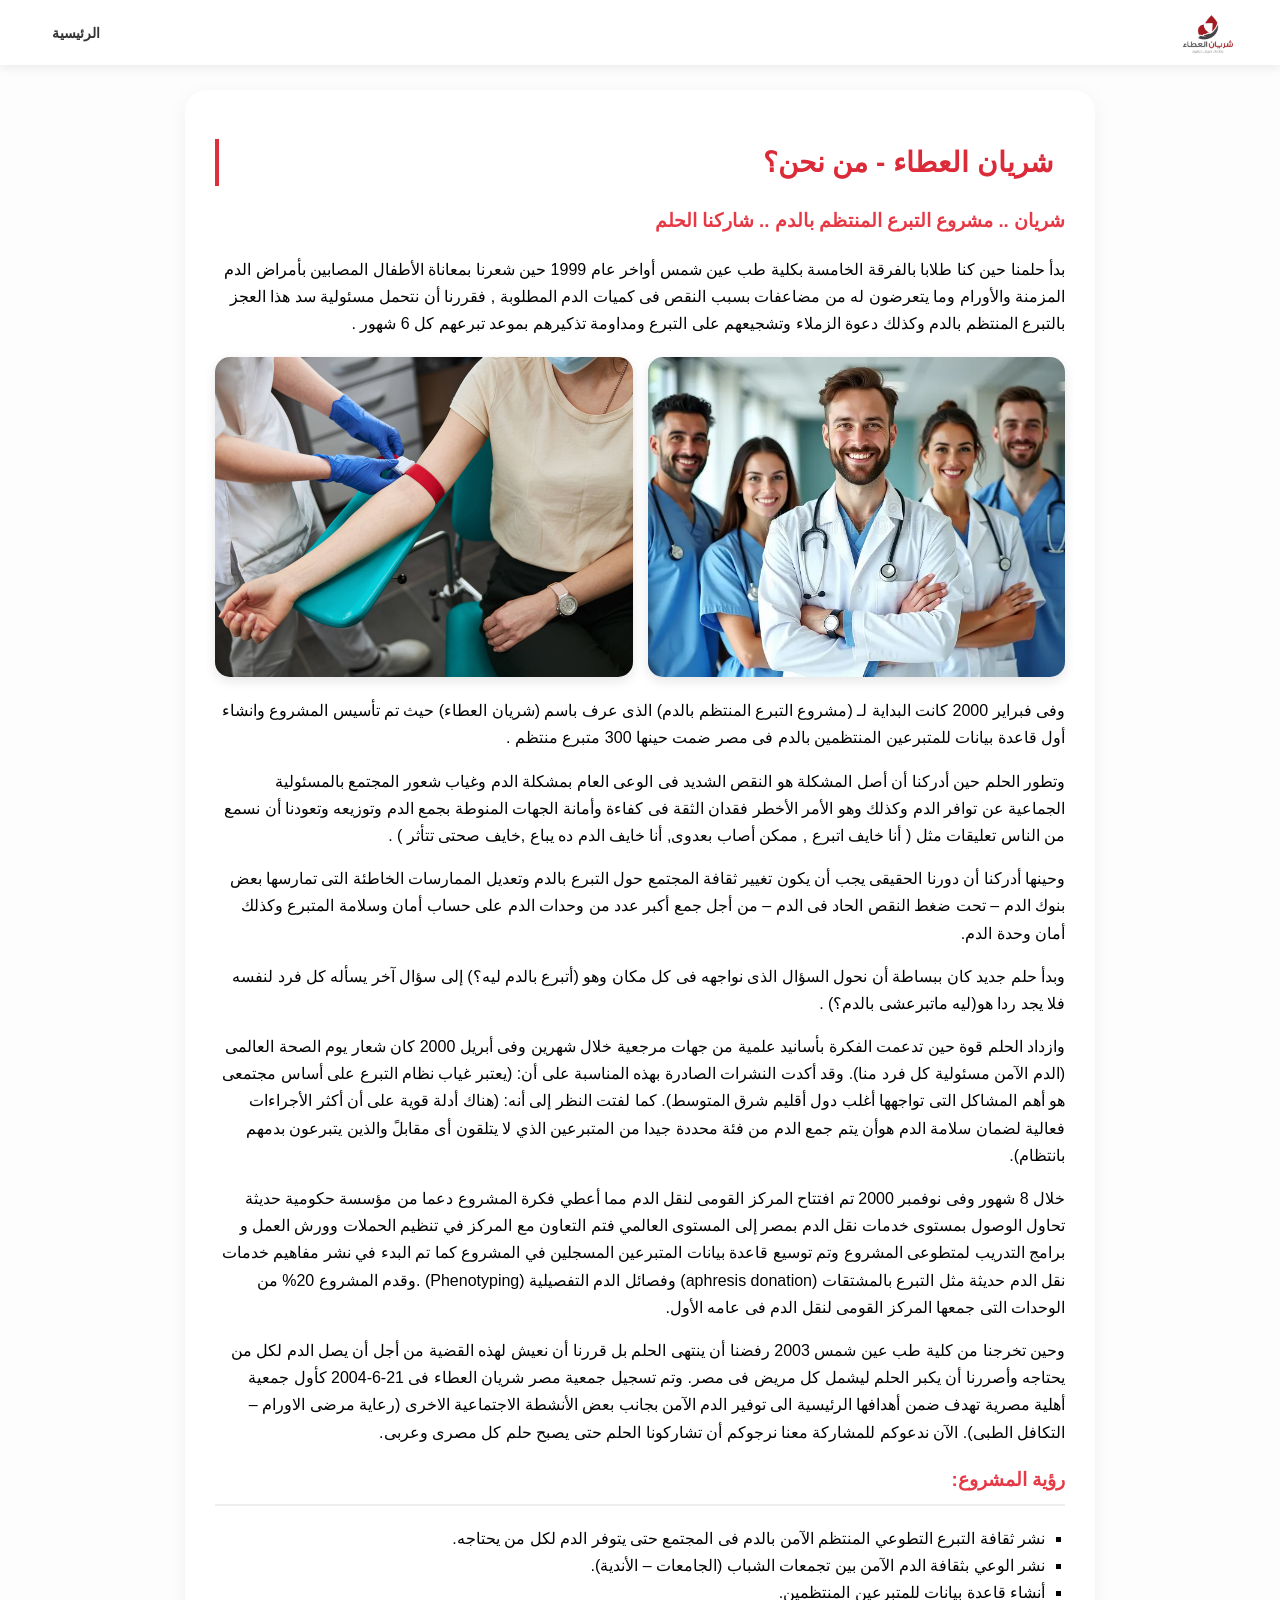
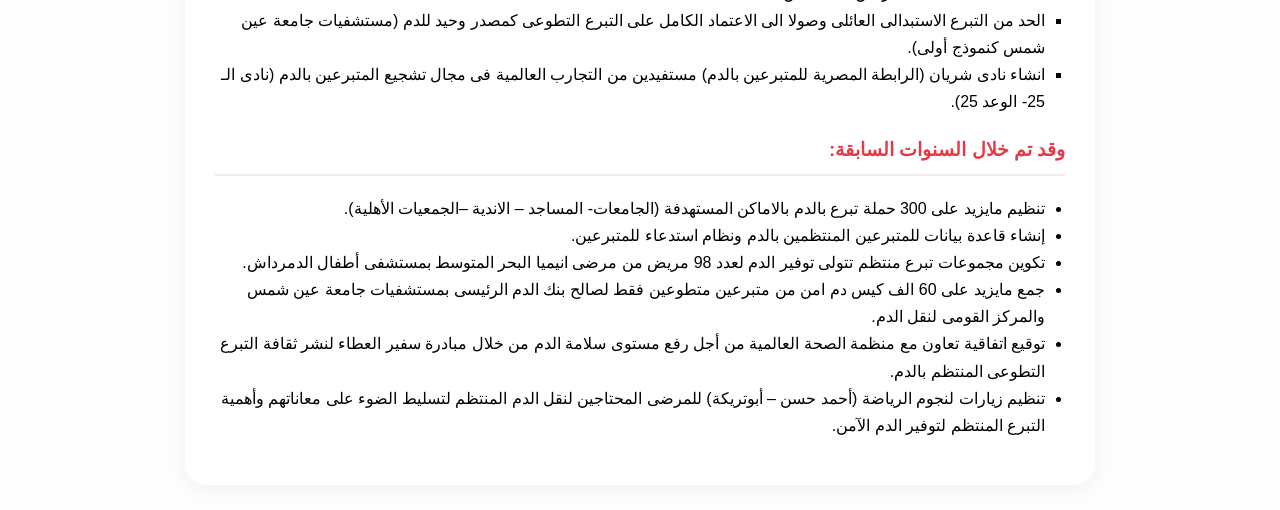
<file: src/main/resources/static/about.html>
<!doctype html>
<html lang="ar" dir="rtl">
  <head>
    <meta charset="UTF-8" />
    <title>احنا مين - شريان العطاء</title>
    <link rel="stylesheet" href="CSS/style.css" />
  </head>
  <body>
    <nav class="navbar">
      <div class="logo-container">
        <img src="Images/logo.jpg" style="height: 45px" /> </div>
        <!-- <h1 class="hadeer">شريان العطاء</h1> -->
        <!-- <span class="heart-icon">❤️</span> -->
      <a href="index.html" class="nav-item">الرئيسية</a>
    </nav>
    <div class="content-box">
      <h1>شريان العطاء - من نحن؟</h1>
      <h3 style="color: #e63946">
        شريان .. مشروع التبرع المنتظم بالدم .. شاركنا الحلم
      </h3>
      <p>
        بدأ حلمنا حين كنا طلابا بالفرقة الخامسة بكلية طب عين شمس أواخر عام 1999
        حين شعرنا بمعاناة الأطفال المصابين بأمراض الدم المزمنة والأورام وما
        يتعرضون له من مضاعفات بسبب النقص فى كميات الدم المطلوبة , فقررنا أن
        نتحمل مسئولية سد هذا العجز بالتبرع المنتظم بالدم وكذلك دعوة الزملاء
        وتشجيعهم على التبرع ومداومة تذكيرهم بموعد تبرعهم كل 6 شهور .
      </p>
      <div class="images-grid-2">
        <img src="Images/about1.jpg" class="grid-img long-img" />
        <img src="Images/about2.jpg" class="grid-img long-img" />
      </div>
      <p>
        وفى فبراير 2000 كانت البداية لـ (مشروع التبرع المنتظم بالدم) الذى عرف
        باسم (شريان العطاء) حيث تم تأسيس المشروع وانشاء أول قاعدة بيانات
        للمتبرعين المنتظمين بالدم فى مصر ضمت حينها 300 متبرع منتظم .
      </p>
      <p>
        وتطور الحلم حين أدركنا أن أصل المشكلة هو النقص الشديد فى الوعى العام
        بمشكلة الدم وغياب شعور المجتمع بالمسئولية الجماعية عن توافر الدم وكذلك
        وهو الأمر الأخطر فقدان الثقة فى كفاءة وأمانة الجهات المنوطة بجمع الدم
        وتوزيعه وتعودنا أن نسمع من الناس تعليقات مثل ( أنا خايف اتبرع , ممكن
        أصاب بعدوى, أنا خايف الدم ده يباع ,خايف صحتى تتأثر ) .
      </p>
      <p>
        وحينها أدركنا أن دورنا الحقيقى يجب أن يكون تغيير ثقافة المجتمع حول
        التبرع بالدم وتعديل الممارسات الخاطئة التى تمارسها بعض بنوك الدم – تحت
        ضغط النقص الحاد فى الدم – من أجل جمع أكبر عدد من وحدات الدم على حساب
        أمان وسلامة المتبرع وكذلك أمان وحدة الدم.
      </p>
      <p>
        وبدأ حلم جديد كان ببساطة أن نحول السؤال الذى نواجهه فى كل مكان وهو
        (أتبرع بالدم ليه؟) إلى سؤال آخر يسأله كل فرد لنفسه فلا يجد ردا هو(ليه
        ماتبرعشى بالدم؟) .
      </p>
      <p>
        وازداد الحلم قوة حين تدعمت الفكرة بأسانيد علمية من جهات مرجعية خلال
        شهرين وفى أبريل 2000 كان شعار يوم الصحة العالمى (الدم الآمن مسئولية كل
        فرد منا). وقد أكدت النشرات الصادرة بهذه المناسبة على أن: (يعتبر غياب
        نظام التبرع على أساس مجتمعى هو أهم المشاكل التى تواجهها أغلب دول أقليم
        شرق المتوسط). كما لفتت النظر إلى أنه: (هناك أدلة قوية على أن أكثر
        الأجراءات فعالية لضمان سلامة الدم هوأن يتم جمع الدم من فئة محددة جيدا من
        المتبرعين الذي لا يتلقون أى مقابلً والذين يتبرعون بدمهم بانتظام).
      </p>
      <p>
        خلال 8 شهور وفى نوفمبر 2000 تم افتتاح المركز القومى لنقل الدم مما أعطي
        فكرة المشروع دعما من مؤسسة حكومية حديثة تحاول الوصول بمستوى خدمات نقل
        الدم بمصر إلى المستوى العالمي فتم التعاون مع المركز في تنظيم الحملات
        وورش العمل و برامج التدريب لمتطوعى المشروع وتم توسيع قاعدة بيانات
        المتبرعين المسجلين في المشروع كما تم البدء في نشر مفاهيم خدمات نقل الدم
        حديثة مثل التبرع بالمشتقات (aphresis donation) وفصائل الدم التفصيلية
        (Phenotyping) .وقدم المشروع 20% من الوحدات التى جمعها المركز القومى لنقل
        الدم فى عامه الأول.
      </p>
      <p>
        وحين تخرجنا من كلية طب عين شمس 2003 رفضنا أن ينتهى الحلم بل قررنا أن
        نعيش لهذه القضية من أجل أن يصل الدم لكل من يحتاجه وأصررنا أن يكبر الحلم
        ليشمل كل مريض فى مصر. وتم تسجيل جمعية مصر شريان العطاء فى 21-6-2004 كأول
        جمعية أهلية مصرية تهدف ضمن أهدافها الرئيسية الى توفير الدم الآمن بجانب
        بعض الأنشطة الاجتماعية الاخرى (رعاية مرضى الاورام – التكافل الطبى).
        الآن ندعوكم للمشاركة معنا نرجوكم أن تشاركونا الحلم حتى يصبح حلم كل مصرى
        وعربى.
      </p>
      <h3
        style="
          color: #e63946;
          border-bottom: 2px solid #eee;
          padding-bottom: 8px;
        "
      >
        رؤية المشروع:
      </h3>
      <ul style="list-style-type: square; padding-right: 20px">
        <li>
          نشر ثقافة التبرع التطوعي المنتظم الآمن بالدم فى المجتمع حتى يتوفر الدم
          لكل من يحتاجه.
        </li>
        <li>
          نشر الوعي بثقافة الدم الآمن بين تجمعات الشباب (الجامعات – الأندية).
        </li>
        <li>أنشاء قاعدة بيانات للمتبرعين المنتظمين.</li>
        <li>
          الحد من التبرع الاستبدالى العائلى وصولا الى الاعتماد الكامل على التبرع
          التطوعى كمصدر وحيد للدم (مستشفيات جامعة عين شمس كنموذج أولى).
        </li>
        <li>
          انشاء نادى شريان (الرابطة المصرية للمتبرعين بالدم) مستفيدين من التجارب
          العالمية فى مجال تشجيع المتبرعين بالدم (نادى الـ 25- الوعد 25).
        </li>
      </ul>
      <h3
        style="
          color: #e63946;
          border-bottom: 2px solid #eee;
          padding-bottom: 8px;
        "
      >
        وقد تم خلال السنوات السابقة:
      </h3>
      <ul style="list-style-type: disc; padding-right: 20px">
        <li>
          تنظيم مايزيد على 300 حملة تبرع بالدم بالاماكن المستهدفة (الجامعات-
          المساجد – الاندية –الجمعيات الأهلية).
        </li>
        <li>
          إنشاء قاعدة بيانات للمتبرعين المنتظمين بالدم ونظام استدعاء للمتبرعين.
        </li>
        <li>
          تكوين مجموعات تبرع منتظم تتولى توفير الدم لعدد 98 مريض من مرضى انيميا
          البحر المتوسط بمستشفى أطفال الدمرداش.
        </li>
        <li>
          جمع مايزيد على 60 الف كيس دم امن من متبرعين متطوعين فقط لصالح بنك الدم
          الرئيسى بمستشفيات جامعة عين شمس والمركز القومى لنقل الدم.
        </li>
        <li>
          توقيع اتفاقية تعاون مع منظمة الصحة العالمية من أجل رفع مستوى سلامة
          الدم من خلال مبادرة سفير العطاء لنشر ثقافة التبرع التطوعى المنتظم
          بالدم.
        </li>
        <li>
          تنظيم زيارات لنجوم الرياضة (أحمد حسن – أبوتريكة) للمرضى المحتاجين لنقل
          الدم المنتظم لتسليط الضوء على معاناتهم وأهمية التبرع المنتظم لتوفير
          الدم الآمن.
        </li>
      </ul>
    </div>
  </body>
</html>
</file>
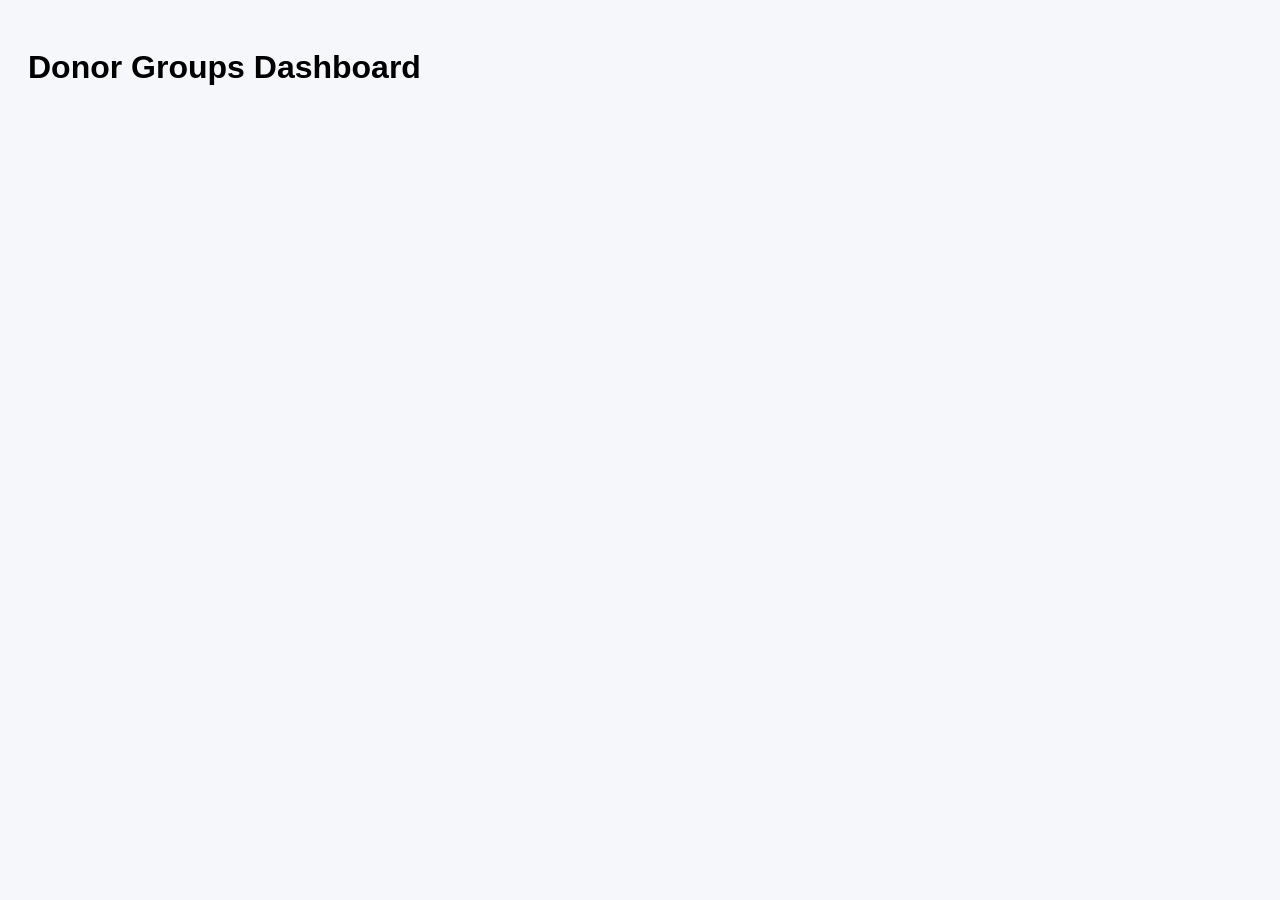
<file: src/main/resources/static/don_group_rotation_dashboard.html>
<!doctype html>
<html lang="en">
  <head>
    <meta charset="UTF-8" />
    <meta name="viewport" content="width=device-width, initial-scale=1.0" />
    <title>Donor Groups Dashboard</title>

    <style>
      body {
        font-family: "Segoe UI", sans-serif;
        background: #f6f7fb;
        padding: 20px;
      }

      h1 {
        margin-bottom: 20px;
      }

      .grid {
        display: grid;
        grid-template-columns: repeat(auto-fill, minmax(340px, 1fr));
        gap: 18px;
      }

      .card {
        background: white;
        border-radius: 14px;
        padding: 18px;
        box-shadow: 0 6px 18px rgba(0, 0, 0, 0.08);
      }

      .card h3 {
        margin-bottom: 6px;
      }

      .child {
        font-size: 13px;
        color: #666;
        margin-bottom: 12px;
      }

      .section-title {
        font-size: 12px;
        color: gray;
        margin-bottom: 6px;
      }

      .donor {
        padding: 12px;
        border-radius: 10px;
        margin-bottom: 10px;
      }

      .main {
        background: #e8f8ef;
        border-left: 5px solid #1e7e4a;
      }

      .backup {
        background: #fff8e1;
        border-left: 5px solid #c67c00;
      }

      .donor-name {
        font-weight: bold;
        font-size: 14px;
      }

      .donor-info {
        font-size: 12px;
        color: #555;
      }

      .empty {
        color: gray;
        font-size: 13px;
      }
    </style>
  </head>

  <body>
    <h1>Donor Groups Dashboard</h1>

    <div id="groups" class="grid"></div>

    <script>
      const BASE = "http://localhost:9090";
      let groups = [];

      async function loadGroups() {
        try {
          const res = await fetch(BASE + `/donGroup/all/24`);
          groups = await res.json();

          render();
        } catch (e) {
          console.error(e);
        }
      }

      function getCurrentDonors(group) {
        const donors = group.donors || [];
        const index = group.orderIndex || 0;

        const result = [];

        if (donors[index]) {
          result.push({ ...donors[index], type: "current" });
        }

        if (donors[index + 3]) {
          result.push({ ...donors[index + 3], type: "backup" });
        }

        return result;
      }

      function render() {
        const container = document.getElementById("groups");

        if (!groups.length) {
          container.innerHTML = "<p>No groups found</p>";
          return;
        }

        container.innerHTML = groups
          .map((g) => {
            const donors = getCurrentDonors(g);

            let donorUI = "";

            if (!donors.length) {
              donorUI = `<div class="empty">No donors available</div>`;
            } else {
              donorUI = donors
                .map(
                  (d) => `
        <div class="donor ${d.type === "current" ? "main" : "backup"}">
          <div class="donor-name">
            ${d.type === "current" ? "⭐ Current Donor" : "🔁 Backup Donor"}
          </div>
          <div class="donor-info">
            Name: ${d.name}<br/>
            Blood Type: ${d.bloodType || "-"}<br/>
            Email:${d.email}<br/>
            Phone:${d.phone}<br/>

          </div>
        </div>
      `,
                )
                .join("");
            }

            return `
      <div class="card">
        <h3>${g.child?.name || "Child"}</h3>

           <div class="child">
                👶 Child: ${g.child?.name || "-"} <br/>
                🩸 Blood: ${g.child?.bloodType || "-"} <br/>
                👥 Donors: ${g.donorsCount}
              </div>


        <div class="section-title">Current Assignment</div>

        ${donorUI}
      </div>
    `;
          })
          .join("");
      }

      loadGroups();
    </script>
  </body>
</html>
</file>
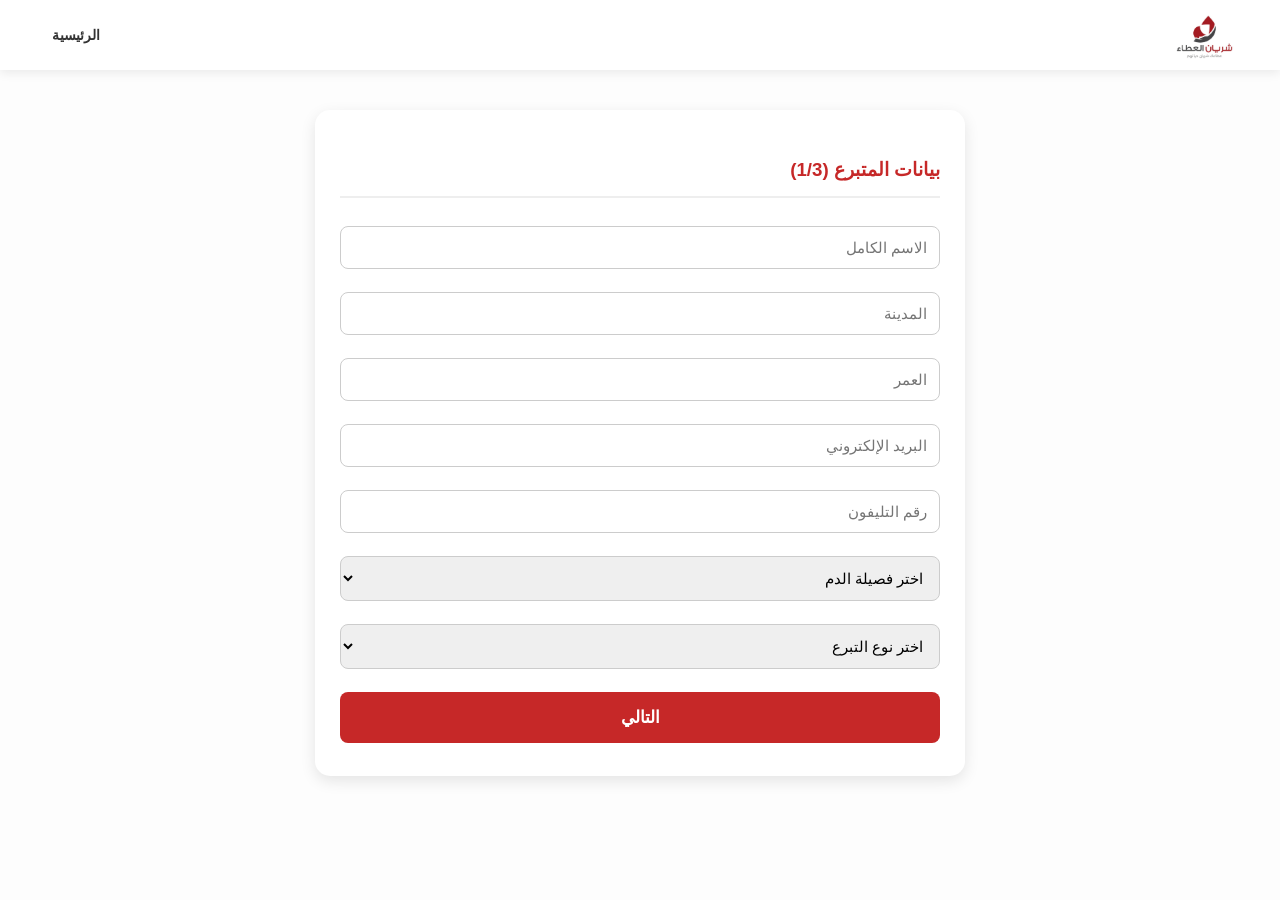
<file: src/main/resources/static/donate.html>
<!doctype html>
<html lang="ar" dir="rtl">
  <head>
    <meta charset="UTF-8" />
    <title>شريان العطاء - تسجيل متبرع</title>
    <link rel="stylesheet" href="CSS/style.css" />

    <style>
      .content-box {
        max-width: 600px;
        margin: 40px auto;
        padding: 25px;
        border-radius: 15px;
        box-shadow: 0 5px 15px rgba(0, 0, 0, 0.1);
      }

      input,
      select,
      .radio-group {
        width: 100%;
        padding: 12px;
        margin-bottom: 15px;
        border: 1px solid #ccc;
        border-radius: 8px;
        box-sizing: border-box;
      }

      h3 {
        color: #c62828;
        border-bottom: 2px solid #eee;
        padding-bottom: 10px;
        margin-bottom: 20px;
      }

      h4 {
        margin: 15px 0 5px 0;
        color: #555;
        text-align: right;
      }

      .hidden {
        display: none;
      }

      .btn-submit-step {
        width: 100%;
        padding: 15px;
        background: #c62828;
        color: white;
        border: none;
        border-radius: 8px;
        cursor: pointer;
        font-size: 17px;
        font-weight: bold;
      }

      .radio-container {
        display: flex;
        gap: 20px;
        margin-bottom: 15px;
        background: #f9f9f9;
        padding: 10px;
        border-radius: 8px;
      }

      .radio-container label {
        cursor: pointer;
        display: flex;
        align-items: center;
        gap: 5px;
      }

      .alert-overlay {
        position: fixed;
        inset: 0;
        background: rgba(0, 0, 0, 0.45);
        display: flex;
        align-items: center;
        justify-content: center;
        z-index: 9999;
        opacity: 0;
        transition: opacity 0.25s;
        pointer-events: none;
      }
      .alert-overlay.show {
        opacity: 1;
        pointer-events: all;
      }
      .alert-box {
        background: white;
        border-radius: 16px;
        padding: 2rem 2rem 1.5rem;
        width: 90%;
        max-width: 340px;
        text-align: center;
        box-shadow: 0 20px 60px rgba(0, 0, 0, 0.2);
        transform: scale(0.85);
        transition: transform 0.25s;
      }
      .alert-overlay.show .alert-box {
        transform: scale(1);
      }

      .alert-icon {
        width: 64px;
        height: 64px;
        border-radius: 50%;
        display: flex;
        align-items: center;
        justify-content: center;
        margin: 0 auto 1rem;
        font-size: 30px;
      }
      .alert-icon.success {
        background: #eaf3de;
        color: #3b6d11;
      }
      .alert-icon.error {
        background: #fcebeb;
        color: #a32d2d;
      }

      .alert-title {
        font-size: 18px;
        font-weight: bold;
        margin-bottom: 8px;
        color: #1a1a1a;
      }
      .alert-message {
        font-size: 14px;
        color: #666;
        margin-bottom: 1.5rem;
        line-height: 1.6;
      }
      .alert-btn {
        width: 100%;
        padding: 11px;
        border: none;
        border-radius: 8px;
        font-size: 15px;
        font-weight: bold;
        cursor: pointer;
        transition: opacity 0.2s;
        color: white;
      }
      .alert-btn:hover {
        opacity: 0.85;
      }
      .alert-btn.success {
        background: #c62828;
      }
      .alert-btn.error {
        background: #a32d2d;
      }
    </style>
  </head>

  <body>
    <nav class="navbar">
      <div class="logo-container">
        <img src="Images/logo.jpg" style="height: 50px" alt="Logo" />
      </div>
      <a href="index.html" class="nav-item">الرئيسية</a>
    </nav>

    <div class="content-box">
      <!-- novalidate prevents browser native validation on dynamic inputs -->
      <form id="donateForm" novalidate>
        <!-- STEP 1 -->
        <div id="step1">
          <h3>بيانات المتبرع (1/3)</h3>

          <input type="text" id="name" placeholder="الاسم الكامل" />
          <input type="text" id="city" placeholder="المدينة" />
          <input type="text" id="age" placeholder="العمر" />
          <input type="email" id="email" placeholder="البريد الإلكتروني" />
          <input
            type="tel"
            id="phone"
            placeholder="رقم التليفون"
            style="direction: rtl; text-align: right"
          />

          <select id="bloodType">
            <option value="" disabled selected>اختر فصيلة الدم</option>
          </select>

          <select id="donorType">
            <option value="" disabled selected>اختر نوع التبرع</option>
          </select>

          <button
            type="button"
            class="btn-submit-step"
            onclick="validateStep1()"
          >
            التالي
          </button>
        </div>

        <!-- STEP 2 -->
        <div id="step2" class="hidden">
          <h3>البيانات الصحية (2/3)</h3>

          <div id="dynamic-questions"></div>

          <button
            type="button"
            onclick="submitMedical()"
            class="btn-submit-step"
          >
            التالي
          </button>
        </div>

        <!-- STEP 3 -->
        <div id="step3" class="hidden" style="text-align: center">
          <h3>تم القبول.. اختر الموعد (3/3)</h3>

          <p style="margin-bottom: 20px; color: #666">
            برجاء تحديد تاريخ مناسب لزيارة المركز
          </p>

          <input type="date" id="appointmentDate" name="appointmentDate" />
          <p style="color: #a32d2d; direction: rtl">
            <b> موقع المستشفي : </b>
            مستشفي الدمرداش التابعة لجامعة عين شمس بالعباسية
          </p>

          <button type="button" class="btn-submit-step" onclick="finalSubmit()">
            تأكيد الحجز النهائي
          </button>
        </div>
      </form>
    </div>

    <!-- Alert Modal -->
    <div class="alert-overlay" id="alertOverlay">
      <div class="alert-box">
        <div class="alert-icon" id="alertIcon"></div>
        <div class="alert-title" id="alertTitle"></div>
        <div class="alert-message" id="alertMessage"></div>
        <button class="alert-btn" id="alertBtn" onclick="closeAlert()"></button>
      </div>
    </div>

    <script>
      const tomorrow = new Date();
      tomorrow.setDate(tomorrow.getDate() + 1);
      const minDate = tomorrow.toISOString().split("T")[0]; // "2026-04-15"
      document.getElementById("appointmentDate").min = minDate;
      /* =========================
         STEP NAVIGATION
      ========================= */
      function goToStep(stepNumber) {
        document.getElementById("step1").classList.add("hidden");
        document.getElementById("step2").classList.add("hidden");
        document.getElementById("step3").classList.add("hidden");
        document.getElementById("step" + stepNumber).classList.remove("hidden");
      }

      /* =========================
         STEP 1 VALIDATION
      ========================= */
      function validateStep1() {
        const name = document.getElementById("name").value.trim();
        const city = document.getElementById("city").value.trim();
        const age = document.getElementById("age").value.trim();
        const email = document.getElementById("email").value.trim();
        const phone = document.getElementById("phone").value.trim();
        const bloodType = document.getElementById("bloodType").value;
        const donorType = document.getElementById("donorType").value;

        if (
          !name ||
          !city ||
          !age ||
          !email ||
          !phone ||
          !bloodType ||
          !donorType
        ) {
          showAlert(
            "error",
            "خطأ",
            "برجاء ملء جميع الحقول المطلوبة",
            "حسناً",
            null,
            false,
          );
          return;
        }

        const ageNum = parseInt(age);
        if (isNaN(ageNum) || ageNum < 18 || ageNum > 65) {
          showAlert(
            "error",
            "خطأ",
            "العمر يجب أن يكون بين 18 و65 سنة",
            "حسناً",
            null,
            false,
          );
          return;
        }

        goToStep(2);
      }

      /* =========================
         FINAL SUBMIT (STEP 3)
      ========================= */
      function finalSubmit() {
        const date = document.getElementById("appointmentDate").value;
        if (!date) {
          showAlert(
            "error",
            "خطأ",
            "برجاء اختيار التاريخ",
            "حسناً",
            null,
            false,
          );
          return;
        }

        createDonor();
      }

      /* =========================
         CREATE DONOR API CALL
      ========================= */
      async function createDonor() {
        const donorData = {
          name: document.getElementById("name").value,
          city: document.getElementById("city").value,
          email: document.getElementById("email").value,
          phone: document.getElementById("phone").value,
          bloodType: document.getElementById("bloodType").value,
          donationType: document.getElementById("donorType").value,
          checkUP: document.getElementById("appointmentDate").value,
          age: parseInt(document.getElementById("age").value),
        };

        try {
          const res = await fetch("http://localhost:9090/donor", {
            method: "POST",
            headers: { "Content-Type": "application/json" },
            body: JSON.stringify(donorData),
          });

          if (!res.ok) throw new Error("Failed to create donor");

          showAlert(
            "success",
            "تم التسجيل!",
            "تم حجز ميعاد في مستشفي الدمرداش التابعة لجامعه عين شمس بالعباسية",
            "حسناً",
            () => {
              window.location.href = "index.html";
            },
            true, // redirect on close
          );
        } catch (error) {
          console.error("Error creating donor:", error);
          showAlert(
            "error",
            "خطأ",
            "حدث خطأ أثناء تسجيل المتبرع.",
            "حسناً",
            null,
            false,
          );
        }
      }

      /* =========================
         LOAD SELECT OPTIONS
      ========================= */
      async function loadSelectOptions() {
        try {
          const [bloodRes, donorRes] = await Promise.all([
            fetch("http://localhost:9090/BloodTypes"),
            fetch("http://localhost:9090/donorTypes"),
          ]);

          const bloodTypes = await bloodRes.json();
          const donorTypes = await donorRes.json();

          const bloodSelect = document.getElementById("bloodType");
          bloodTypes.forEach((type) => {
            const option = document.createElement("option");
            option.value = type;
            option.textContent = type;
            bloodSelect.appendChild(option);
          });

          const donorSelect = document.getElementById("donorType");
          donorTypes.forEach((type) => {
            const option = document.createElement("option");
            option.value = type;
            option.textContent = type;
            donorSelect.appendChild(option);
          });
        } catch (error) {
          console.error("Failed to load select options:", error);
        }
      }

      /* =========================
         QUESTIONS STATE
      ========================= */
      let allQuestions = [];
      let answers = {};

      /* =========================
         LOAD QUESTIONS
      ========================= */
      async function loadQuestions() {
        try {
          const res = await fetch("http://localhost:9090/questions");
          allQuestions = await res.json();
          renderQuestions();
        } catch (error) {
          console.error("Failed to load questions:", error);
        }
      }

      /* =========================
         SHOULD SHOW (dependency logic)
      ========================= */
      function shouldShow(q) {
        if (!q.dependsOnQuestionId) return true;
        const parentAnswer = answers[q.dependsOnQuestionId];
        if (!parentAnswer) return false;
        return parentAnswer === "Yes";
      }

      /* =========================
         RENDER QUESTIONS
      ========================= */
      function renderQuestions() {
        const container = document.getElementById("dynamic-questions");
        container.innerHTML = "";

        allQuestions.forEach((q) => {
          if (!shouldShow(q)) return;

          let html = "";

          /* YES / NO */
          if (q.type === "YES_NO") {
            const current = answers[q.id];
            html = `
              <div class="question">
                <h4>${q.title}</h4>
                <div class="radio-container">
                  <label>
                    <input
                      type="radio"
                      name="q_${q.id}"
                      value="Yes"
                      onchange="handleAnswer(${q.id}, 'Yes')"
                      ${current === "Yes" ? "checked" : ""}
                    />
                    نعم
                  </label>
                  <label>
                    <input
                      type="radio"
                      name="q_${q.id}"
                      value="No"
                      onchange="handleAnswer(${q.id}, 'No')"
                      ${current === "No" ? "checked" : ""}
                    />
                    لا
                  </label>
                </div>
              </div>
            `;
          }

          /* NUMBER */
          if (q.type === "NUMBER") {
            const current = answers[q.id] || "";
            html = `
              <div class="question">
                <h4>${q.title}</h4>
                <input
                  type="number"
                  name="q_${q.id}"
                  value="${current}"
                  data-id="${q.id}"
                  placeholder="${q.title}"
                  min="${q.minValue ?? ""}"
                  max="${q.maxValue ?? ""}"
                  onchange="handleAnswer(${q.id}, this.value)"
                />
              </div>
            `;
          }

          container.insertAdjacentHTML("beforeend", html);
        });
      }

      /* =========================
         HANDLE ANSWER
      ========================= */
      function handleAnswer(id, value) {
        answers[id] = value;
        renderQuestions();
      }

      /* =========================
         SUBMIT MEDICAL (STEP 2)
      ========================= */
      function submitMedical() {
        fetch("http://localhost:9090/validate", {
          method: "POST",
          headers: { "Content-Type": "application/json" },
          body: JSON.stringify({ answers }),
        })
          .then((res) => res.json())
          .then((data) => {
            if (data.eligible) {
              goToStep(3);
            } else {
              showAlert(
                "error",
                "غير مؤهل",
                data.message,
                "شكراً لمحاولتك لإنقاذ حياة الآخرين",
                null,
                true, // redirect to index after closing
              );
            }
          })
          .catch((err) => {
            console.error(err);
            showAlert(
              "error",
              "خطأ",
              "حدث خطأ في الاتصال بالسيرفر",
              "حسناً",
              null,
              false,
            );
          });
      }

      /* =========================
         ALERT SYSTEM
         redirectOnClose: true  → go to index.html after closing
         redirectOnClose: false → just close the alert, stay on page
      ========================= */
      let alertCallback = null;
      let alertShouldRedirect = false;

      function showAlert(
        type,
        title,
        message,
        btnText,
        callback,
        redirectOnClose,
      ) {
        document.getElementById("alertIcon").className = "alert-icon " + type;
        document.getElementById("alertIcon").textContent =
          type === "success" ? "✓" : "✕";

        document.getElementById("alertTitle").textContent = title;
        document.getElementById("alertMessage").textContent = message;
        document.getElementById("alertBtn").textContent = btnText;
        document.getElementById("alertBtn").className = "alert-btn " + type;

        alertCallback = callback || null;
        alertShouldRedirect = !!redirectOnClose;

        document.getElementById("alertOverlay").classList.add("show");
      }

      /* =========================
         CLOSE ALERT
      ========================= */
      function closeAlert() {
        document.getElementById("alertOverlay").classList.remove("show");

        if (alertCallback) {
          alertCallback();
          alertCallback = null;
          return;
        }

        if (alertShouldRedirect) {
          window.location.href = "index.html";
        }
      }

      /* =========================
         INIT
      ========================= */
      loadSelectOptions();
      loadQuestions();
    </script>
  </body>
</html>
</file>
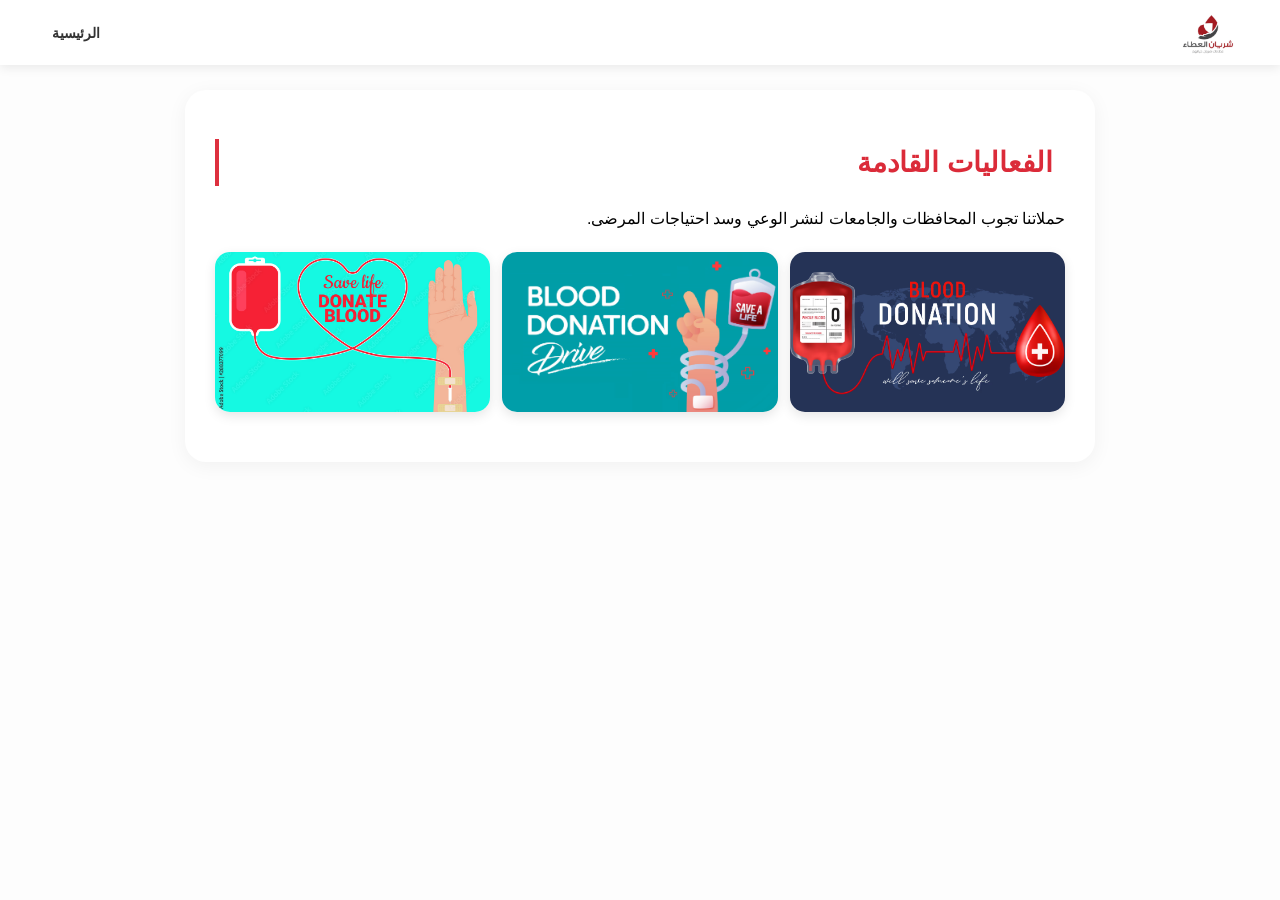
<file: src/main/resources/static/events.html>
<!doctype html>
<html lang="ar" dir="rtl">
  <head>
    <meta charset="UTF-8" />
    <title>الفعاليات</title>
    <link rel="stylesheet" href="CSS/style.css" />
    <style>
      .campaign-card {
        background: #fff5f5;
        padding: 15px; 
        border-radius: 12px;
        margin-bottom: 15px;
      }
    </style>
  </head>

  <body>
    <nav class="navbar">
      <div class="logo-container">
        <img src="Images/logo.jpg" style="height: 45px" /> </div>
        <!-- <h1 class="hadeer">شريان العطاء</h1> -->
        <!-- <span class="heart-icon">❤️</span> -->
      <a href="index.html" class="nav-item">الرئيسية</a>
    </nav>
    <div class="content-box">
      <h1>الفعاليات القادمة</h1>
      <p>حملاتنا تجوب المحافظات والجامعات لنشر الوعي وسد احتياجات المرضى.</p>
      <div class="images-grid-3">
        <img height="160px" src="Images/event1.jpg" class="grid-img" /> <img height="160px" src="Images/event2.jpg" class="grid-img" />
        <img height="160px" src="Images/event3.jpg" class="grid-img" />
      </div>
      <div id="campaigns-container" class="campaigns-container"></div>
    </div>
    <script>
      async function showEventDetails() {
        try {
          const res = await fetch("http://localhost:9090/campaigns");

          if (!res.ok) throw new Error("Failed to fetch campaigns");

          const campaigns = await res.json();

          const container = document.getElementById("campaigns-container");
          container.innerHTML = "";

          campaigns
            .filter((c) => c.isActivated)
            .forEach((campaign) => {
              const div = document.createElement("div");
              div.classList.add("campaign-card");

              const formattedDate = new Date(campaign.date).toLocaleDateString(
                "ar-EG",
                {
                  year: "numeric",
                  month: "long",
                  day: "numeric",
                },
              );

              div.innerHTML = `
            <b style="font-size: 16px;">${campaign.title}</b>
            <p style="font-size: 14px;">${campaign.description}</p>
            <p style="font-size: 13px;">
              📅 ${formattedDate} <br>
              📍 ${campaign.location}
            </p>
            
          `;

              container.appendChild(div);
            });
        } catch (error) {
          console.error(error);
        }
      }

      showEventDetails();
    </script>
  </body>
</html>
</file>
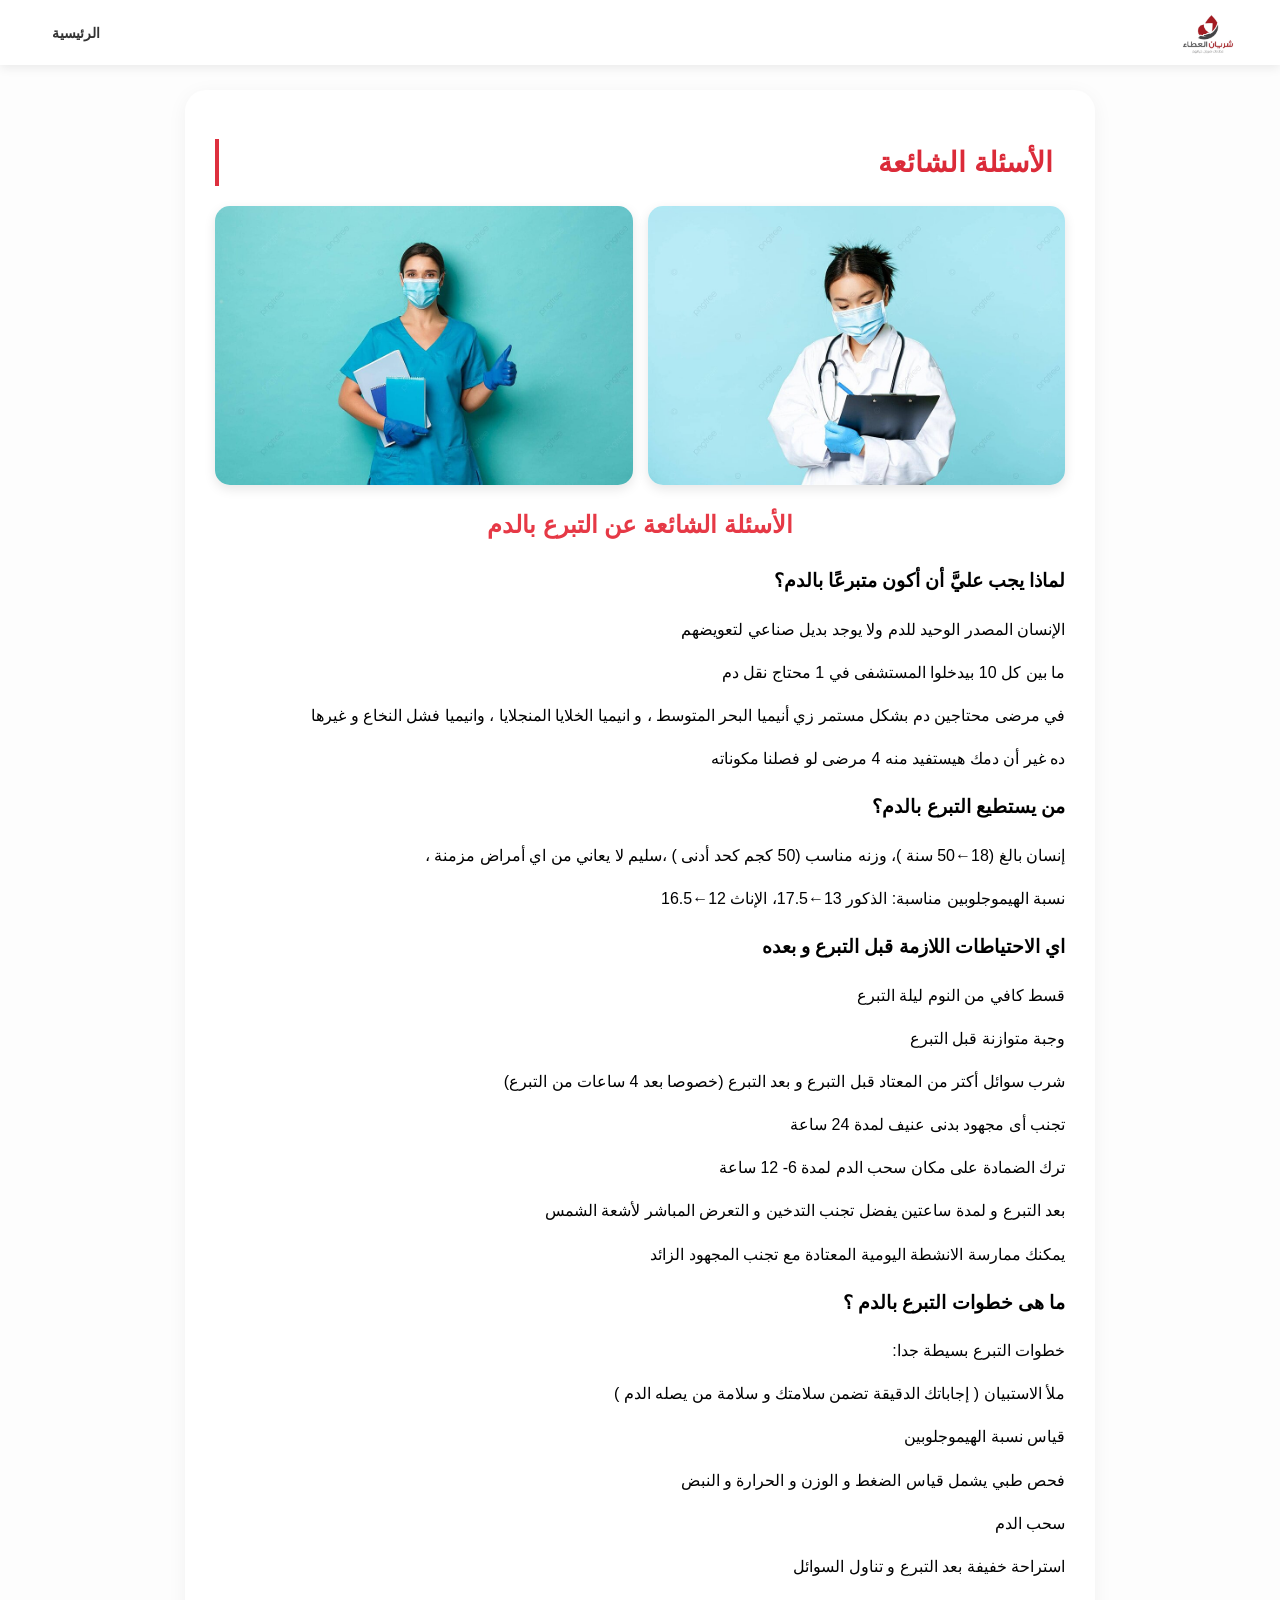
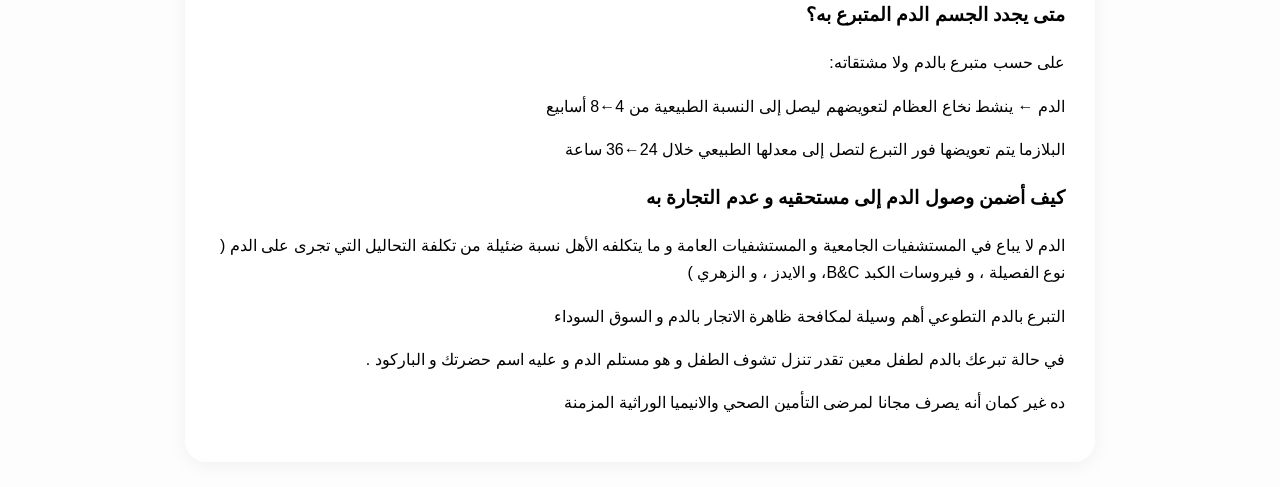
<file: src/main/resources/static/faq.html>
<!doctype html>
<html lang="ar" dir="rtl">
  <head>
    <meta charset="UTF-8" />
    <title>أسئلة شائعة</title>
    <link rel="stylesheet" href="CSS/style.css" />
  </head>
  <body>
    <nav class="navbar">
      <div class="logo-container">
        <img src="Images/logo.jpg" style="height: 45px" /> </div>
        <!-- <h1 class="hadeer">شريان العطاء</h1> -->
        <!-- <span class="heart-icon">❤️</span> -->
      <a href="index.html" class="nav-item">الرئيسية</a>
    </nav>
    <div class="content-box">
      <h1>الأسئلة الشائعة</h1>
      <div class="images-grid-2">
        <img src="Images/faq1.jpg" class="grid-img" />
        <img src="Images/faq2.jpg" class="grid-img" />
      </div>
      <h2 style="color: #e63946; text-align: center; font-size: 24px;">
        الأسئلة الشائعة عن التبرع بالدم
      </h2>
      <h3>لماذا يجب عليَّ أن أكون متبرعًا بالدم؟</h3>
      <p>الإنسان المصدر الوحيد للدم ولا يوجد بديل صناعي لتعويضهم</p>
      <p>ما بين كل 10 بيدخلوا المستشفى في 1 محتاج نقل دم</p>
      <p>
        في مرضى محتاجين دم بشكل مستمر زي أنيميا البحر المتوسط ، و انيميا الخلايا
        المنجلايا ، وانيميا فشل النخاع و غيرها
      </p>
      <p>ده غير أن دمك هيستفيد منه 4 مرضى لو فصلنا مكوناته</p>
      <h3>من يستطيع التبرع بالدم؟</h3>
      <p>
        إنسان بالغ (18←50 سنة )، وزنه مناسب (50 كجم كحد أدنى ) ،سليم لا يعاني من
        اي أمراض مزمنة ،
      </p>
      <p>نسبة الهيموجلوبين مناسبة: الذكور 13←17.5، الإناث 12←16.5</p>
      <h3>اي الاحتياطات اللازمة قبل التبرع و بعده</h3>
      <p>قسط كافي من النوم ليلة التبرع</p>
      <p>وجبة متوازنة قبل التبرع</p>
      <p>
        شرب سوائل أكتر من المعتاد قبل التبرع و بعد التبرع (خصوصا بعد 4 ساعات من
        التبرع)
      </p>
      <p>تجنب أى مجهود بدنى عنيف لمدة 24 ساعة</p>
      <p>ترك الضمادة على مكان سحب الدم لمدة 6- 12 ساعة</p>
      <p>
        بعد التبرع و لمدة ساعتين يفضل تجنب التدخين و التعرض المباشر لأشعة الشمس
      </p>
      <p>يمكنك ممارسة الانشطة اليومية المعتادة مع تجنب المجهود الزائد</p>
      <h3>ما هى خطوات التبرع بالدم ؟</h3>
      <p>خطوات التبرع بسيطة جدا:</p>
      <p>ملأ الاستبيان ( إجاباتك الدقيقة تضمن سلامتك و سلامة من يصله الدم )</p>
      <p>قياس نسبة الهيموجلوبين</p>
      <p>فحص طبي يشمل قياس الضغط و الوزن و الحرارة و النبض</p>
      <p>سحب الدم</p>
      <p>استراحة خفيفة بعد التبرع و تناول السوائل</p>
      <h3>متى يجدد الجسم الدم المتبرع به؟</h3>
      <p>على حسب متبرع بالدم ولا مشتقاته:</p>
      <p>
        الدم ← ينشط نخاع العظام لتعويضهم ليصل إلى النسبة الطبيعية من 4←8 أسابيع
      </p>
      <p>
        البلازما يتم تعويضها فور التبرع لتصل إلى معدلها الطبيعي خلال 24←36 ساعة
      </p>
      <h3>كيف أضمن وصول الدم إلى مستحقيه و عدم التجارة به</h3>
      <p>
        الدم لا يباع في المستشفيات الجامعية و المستشفيات العامة و ما يتكلفه
        الأهل نسبة ضئيلة من تكلفة التحاليل التي تجرى على الدم ( نوع الفصيلة ، و
        فيروسات الكبد B&C، و الايدز ، و الزهري )
      </p>
      <p>
        التبرع بالدم التطوعي أهم وسيلة لمكافحة ظاهرة الاتجار بالدم و السوق
        السوداء
      </p>
      <p>
        في حالة تبرعك بالدم لطفل معين تقدر تنزل تشوف الطفل و هو مستلم الدم و
        عليه اسم حضرتك و الباركود .
      </p>
      <p>
        ده غير كمان أنه يصرف مجانا لمرضى التأمين الصحي والانيميا الوراثية
        المزمنة
      </p>
    </div>
  </body>
</html>
</file>
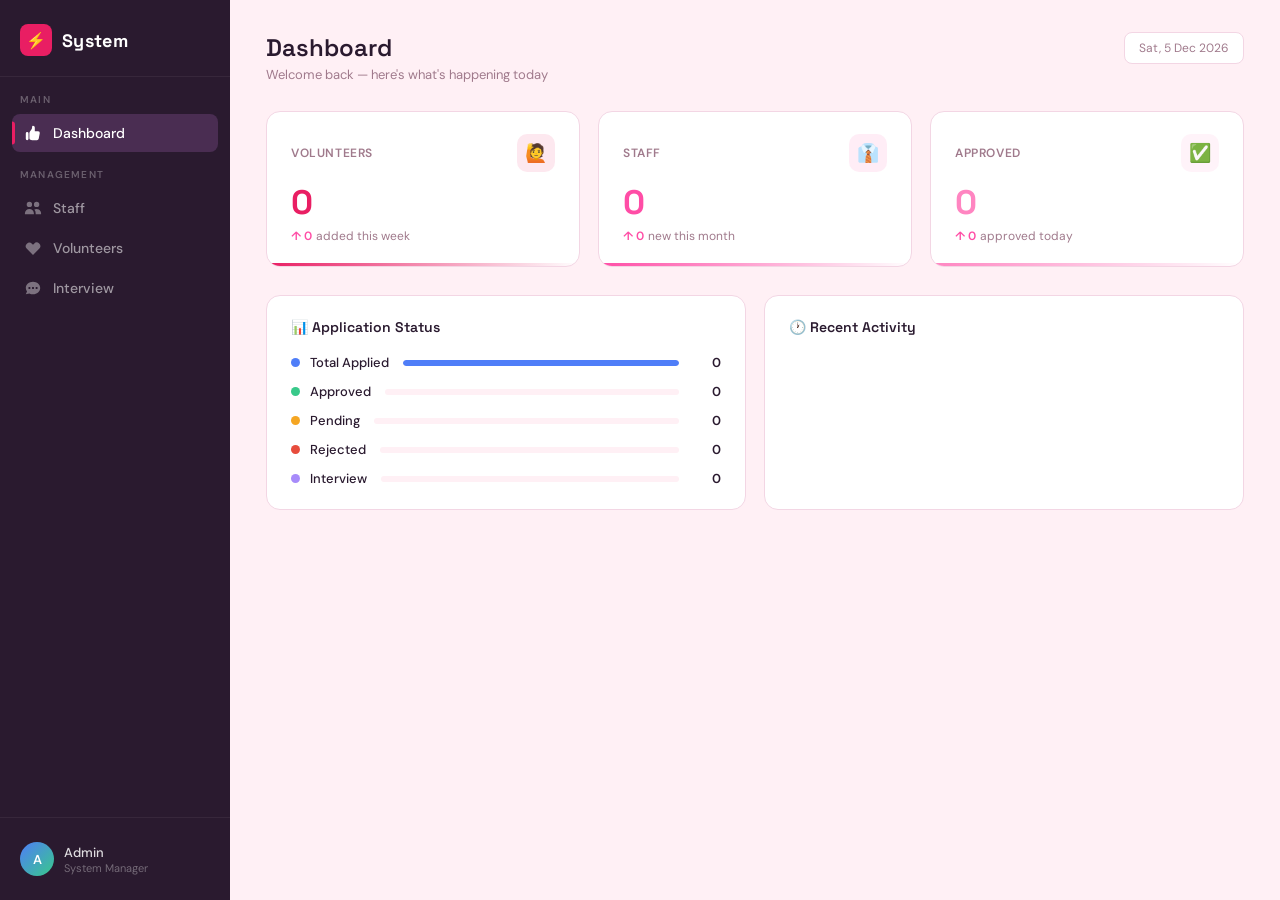
<file: src/main/resources/static/hrAdmin.html>
<!doctype html>
<html lang="ar" dir="ltr">
  <head>
    <meta charset="UTF-8" />
    <meta name="viewport" content="width=device-width, initial-scale=1.0" />
    <title>Dashboard</title>
    <link
      href="https://fonts.googleapis.com/css2?family=DM+Sans:wght@400;500;600&family=Space+Grotesk:wght@500;600;700&display=swap"
      rel="stylesheet"
    />
    <style>
      *,
      *::before,
      *::after {
        margin: 0;
        padding: 0;
        box-sizing: border-box;
      }

      :root {
        --sidebar-w: 230px;
        --bg: #fff0f5;
        --sidebar-bg: #2a1a2f;
        --sidebar-hover: #3a2340;
        --sidebar-active: #4a2d52;
        --accent: #e91e63;
        --accent2: #ff4da6;
        --accent3: #ff85c1;
        --text-main: #2a1a2f;
        --text-muted: #a07a8c;
        --card-bg: #ffffff;
        --border: #f3d6e4;
        --transition: all 0.2s ease;
      }

      body {
        font-family: "DM Sans", sans-serif;
        background: var(--bg);
        color: var(--text-main);
        min-height: 100vh;
        display: flex;
      }

      .sidebar {
        width: var(--sidebar-w);
        min-height: 100vh;
        background: var(--sidebar-bg);
        display: flex;
        flex-direction: column;
        position: fixed;
        left: 0;
        top: 0;
        bottom: 0;
        z-index: 100;
      }

      .sidebar-logo {
        padding: 24px 20px 20px;
        border-bottom: 1px solid rgba(255, 255, 255, 0.06);
      }

      .sidebar-logo h2 {
        font-family: "Space Grotesk", sans-serif;
        font-size: 18px;
        font-weight: 700;
        color: #fff;
        letter-spacing: 0.3px;
        display: flex;
        align-items: center;
        gap: 10px;
      }

      .logo-icon {
        width: 32px;
        height: 32px;
        background: var(--accent);
        border-radius: 8px;
        display: flex;
        align-items: center;
        justify-content: center;
        font-size: 16px;
      }

      .sidebar-nav {
        flex: 1;
        padding: 16px 12px;
      }

      .nav-label {
        font-size: 10px;
        font-weight: 600;
        color: rgba(255, 255, 255, 0.3);
        letter-spacing: 1.2px;
        text-transform: uppercase;
        padding: 0 8px;
        margin-bottom: 8px;
        margin-top: 16px;
      }

      .nav-label:first-child {
        margin-top: 0;
      }
      .sidebar ul {
        list-style: none;
      }

      .sidebar li {
        display: flex;
        align-items: center;
        gap: 11px;
        padding: 10px 12px;
        border-radius: 8px;
        cursor: pointer;
        font-size: 14px;
        font-weight: 500;
        color: rgba(255, 255, 255, 0.55);
        transition: var(--transition);
        margin-bottom: 2px;
        position: relative;
      }

      .sidebar li:hover {
        background: var(--sidebar-hover);
        color: rgba(255, 255, 255, 0.85);
      }
      .sidebar li.active {
        background: var(--sidebar-active);
        color: #fff;
      }

      .sidebar li.active::before {
        content: "";
        position: absolute;
        left: 0;
        top: 50%;
        transform: translateY(-50%);
        width: 3px;
        height: 60%;
        background: var(--accent);
        border-radius: 0 3px 3px 0;
      }

      thead tr {
        background: #ffe4ec;
      }
      tbody tr:hover {
        background: #fff0f5;
      }
      .card {
        background: #fffafb;
      }
      .status-bar-wrap {
        background: #ffe4ec;
      }

      .nav-icon {
        width: 18px;
        height: 18px;
        flex-shrink: 0;
        opacity: 0.7;
      }
      .sidebar li.active .nav-icon,
      .sidebar li:hover .nav-icon {
        opacity: 1;
      }

      .sidebar-footer {
        padding: 16px 12px;
        border-top: 1px solid rgba(255, 255, 255, 0.06);
      }

      .user-info {
        display: flex;
        align-items: center;
        gap: 10px;
        padding: 8px;
        border-radius: 8px;
      }

      .avatar {
        width: 34px;
        height: 34px;
        border-radius: 50%;
        background: linear-gradient(135deg, #4f7ef8, #38c98a);
        display: flex;
        align-items: center;
        justify-content: center;
        font-size: 13px;
        font-weight: 600;
        color: white;
        flex-shrink: 0;
      }

      .user-name {
        font-size: 13px;
        font-weight: 500;
        color: rgba(255, 255, 255, 0.85);
      }
      .user-role {
        font-size: 11px;
        color: rgba(255, 255, 255, 0.35);
      }

      .main {
        margin-left: var(--sidebar-w);
        flex: 1;
        padding: 32px 36px;
        min-height: 100vh;
      }

      .page {
        display: none;
      }
      .page.active {
        display: block;
        animation: fadeUp 0.3s ease both;
      }

      @keyframes fadeUp {
        from {
          opacity: 0;
          transform: translateY(10px);
        }
        to {
          opacity: 1;
          transform: translateY(0);
        }
      }

      .page-header {
        display: flex;
        align-items: flex-start;
        justify-content: space-between;
        margin-bottom: 28px;
      }

      .page-header h1 {
        font-family: "Space Grotesk", sans-serif;
        font-size: 24px;
        font-weight: 600;
      }

      .page-header p {
        font-size: 13px;
        color: var(--text-muted);
        margin-top: 3px;
      }

      .header-date {
        font-size: 12px;
        color: var(--text-muted);
        background: var(--card-bg);
        border: 1px solid var(--border);
        padding: 7px 14px;
        border-radius: 8px;
      }

      /* STAT CARDS */
      .cards {
        display: grid;
        grid-template-columns: repeat(3, 1fr);
        gap: 18px;
        margin-bottom: 28px;
      }

      .card {
        background: var(--card-bg);
        border-radius: 14px;
        padding: 22px 24px;
        border: 1px solid var(--border);
        position: relative;
        overflow: hidden;
        transition:
          transform 0.2s ease,
          box-shadow 0.2s ease;
      }

      .card:hover {
        transform: translateY(-2px);
        box-shadow: 0 8px 24px rgba(0, 0, 0, 0.07);
      }

      .card-top {
        display: flex;
        align-items: center;
        justify-content: space-between;
        margin-bottom: 14px;
      }

      .card-label {
        font-size: 12px;
        font-weight: 600;
        color: var(--text-muted);
        text-transform: uppercase;
        letter-spacing: 0.6px;
      }

      .card-icon {
        width: 38px;
        height: 38px;
        border-radius: 10px;
        display: flex;
        align-items: center;
        justify-content: center;
        font-size: 18px;
      }

      .card-icon.blue {
        background: rgba(233, 30, 99, 0.1);
      }
      .card-icon.green {
        background: rgba(255, 77, 166, 0.1);
      }
      .card-icon.orange {
        background: rgba(255, 133, 193, 0.1);
      }

      .card-value {
        font-family: "Space Grotesk", sans-serif;
        font-size: 34px;
        font-weight: 700;
        line-height: 1;
        margin-bottom: 8px;
      }

      .card.blue .card-value {
        color: var(--accent);
      }
      .card.green .card-value {
        color: var(--accent2);
      }
      .card.orange .card-value {
        color: var(--accent3);
      }

      .card-trend {
        font-size: 12px;
        color: var(--text-muted);
        display: flex;
        align-items: center;
        gap: 4px;
      }
      .trend-up {
        color: var(--accent2);
        font-weight: 600;
      }

      .card-bar {
        position: absolute;
        bottom: 0;
        left: 0;
        right: 0;
        height: 3px;
      }
      .card.blue .card-bar {
        background: linear-gradient(90deg, var(--accent), transparent);
      }
      .card.green .card-bar {
        background: linear-gradient(90deg, var(--accent2), transparent);
      }
      .card.orange .card-bar {
        background: linear-gradient(90deg, var(--accent3), transparent);
      }

      /* BOTTOM GRID */
      .bottom-grid {
        display: grid;
        grid-template-columns: 1fr 1fr;
        gap: 18px;
      }

      .panel {
        background: var(--card-bg);
        border-radius: 14px;
        border: 1px solid var(--border);
        padding: 22px 24px;
      }

      .panel-title {
        font-family: "Space Grotesk", sans-serif;
        font-size: 14px;
        font-weight: 600;
        color: var(--text-main);
        margin-bottom: 18px;
        display: flex;
        align-items: center;
        gap: 8px;
      }

      .status-list {
        display: flex;
        flex-direction: column;
        gap: 12px;
      }
      .status-item {
        display: flex;
        align-items: center;
        justify-content: space-between;
      }
      .status-left {
        display: flex;
        align-items: center;
        gap: 10px;
      }

      .status-dot {
        width: 9px;
        height: 9px;
        border-radius: 50%;
        flex-shrink: 0;
      }
      .status-name {
        font-size: 13px;
        font-weight: 500;
        color: var(--text-main);
      }

      .status-bar-wrap {
        flex: 1;
        margin: 0 14px;
        height: 6px;
        background: var(--bg);
        border-radius: 3px;
        overflow: hidden;
      }

      .status-bar-fill {
        height: 100%;
        border-radius: 3px;
        transition: width 1s ease;
      }
      .status-count {
        font-size: 13px;
        font-weight: 600;
        min-width: 28px;
        text-align: right;
      }

      .activity-list {
        display: flex;
        flex-direction: column;
        gap: 0;
      }

      .activity-item {
        display: flex;
        align-items: center;
        gap: 12px;
        padding: 11px 0;
        border-bottom: 1px solid var(--border);
      }

      .activity-item:last-child {
        border-bottom: none;
      }

      .activity-avatar {
        width: 34px;
        height: 34px;
        border-radius: 50%;
        display: flex;
        align-items: center;
        justify-content: center;
        font-size: 12px;
        font-weight: 600;
        color: white;
        flex-shrink: 0;
      }

      .activity-info {
        flex: 1;
      }
      .activity-name {
        font-size: 13px;
        font-weight: 500;
        color: var(--text-main);
      }
      .activity-desc {
        font-size: 11px;
        color: var(--text-muted);
        margin-top: 1px;
      }

      .activity-badge {
        font-size: 11px;
        font-weight: 500;
        padding: 3px 9px;
        border-radius: 20px;
      }
      .badge-pending {
        background: #fff8e1;
        color: #c67c00;
      }
      .badge-approved {
        background: #e8f8ef;
        color: #1e7e4a;
      }
      .badge-rejected {
        background: #fdecea;
        color: #c0392b;
      }
      .badge-interview {
        background: #eef2ff;
        color: #4f7ef8;
      }

      .placeholder {
        display: flex;
        flex-direction: column;
        align-items: center;
        justify-content: center;
        min-height: 400px;
        background: var(--card-bg);
        border-radius: 14px;
        border: 1px solid var(--border);
        color: var(--text-muted);
        gap: 12px;
      }

      .placeholder-icon {
        font-size: 48px;
      }
      .placeholder h2 {
        font-family: "Space Grotesk", sans-serif;
        font-size: 20px;
        color: var(--text-main);
      }
      .placeholder p {
        font-size: 13px;
      }
    </style>
  </head>
  <body>
    <div class="sidebar">
      <div class="sidebar-logo">
        <h2>
          <div class="logo-icon">⚡</div>
          System
        </h2>
      </div>

      <nav class="sidebar-nav">
        <div class="nav-label">Main</div>
        <ul>
          <li class="active" data-page="dashboard">
            <svg class="nav-icon" viewBox="0 0 20 20" fill="currentColor">
              <path
                d="M2 10.5a1.5 1.5 0 113 0v6a1.5 1.5 0 01-3 0v-6zM6 10.333v5.43a2 2 0 001.106 1.79l.05.025A4 4 0 008.943 18h5.416a2 2 0 001.962-1.608l1.2-6A2 2 0 0015.56 8H12V4a2 2 0 00-2-2 1 1 0 00-1 1v.667a4 4 0 01-.8 2.4L6.8 7.933a4 4 0 00-.8 2.4z"
              />
            </svg>
            Dashboard
          </li>
        </ul>

        <div class="nav-label">Management</div>
        <ul>
          <li onclick="window.location.href = 'staff.html'">
            <svg class="nav-icon" viewBox="0 0 20 20" fill="currentColor">
              <path
                d="M9 6a3 3 0 11-6 0 3 3 0 016 0zM17 6a3 3 0 11-6 0 3 3 0 016 0zM12.93 17c.046-.327.07-.66.07-1a6.97 6.97 0 00-1.5-4.33A5 5 0 0119 16v1h-6.07zM6 11a5 5 0 015 5v1H1v-1a5 5 0 015-5z"
              />
            </svg>
            Staff
          </li>
          <li onclick="window.location.href = 'volunteers.html'">
            <svg class="nav-icon" viewBox="0 0 20 20" fill="currentColor">
              <path
                fill-rule="evenodd"
                d="M3.172 5.172a4 4 0 015.656 0L10 6.343l1.172-1.171a4 4 0 115.656 5.656L10 17.657l-6.828-6.829a4 4 0 010-5.656z"
                clip-rule="evenodd"
              />
            </svg>
            Volunteers
          </li>
          <li onclick="window.location.href = 'interview.html'">
            <svg class="nav-icon" viewBox="0 0 20 20" fill="currentColor">
              <path
                fill-rule="evenodd"
                d="M18 10c0 3.866-3.582 7-8 7a8.841 8.841 0 01-4.083-.98L2 17l1.338-3.123C2.493 12.767 2 11.434 2 10c0-3.866 3.582-7 8-7s8 3.134 8 7zM7 9H5v2h2V9zm8 0h-2v2h2V9zM9 9h2v2H9V9z"
                clip-rule="evenodd"
              />
            </svg>
            Interview
          </li>
        </ul>
      </nav>

      <div class="sidebar-footer">
        <div class="user-info">
          <div class="avatar" id="sidebar-avatar">A</div>
          <div>
            <div class="user-name" id="sidebar-name">Admin</div>
            <div class="user-role">System Manager</div>
          </div>
        </div>
      </div>
    </div>

    <div class="main">
      <!-- PAGE: Dashboard -->
      <div class="page active" id="page-dashboard">
        <div class="page-header">
          <div>
            <h1>Dashboard</h1>
            <p>Welcome back — here's what's happening today</p>
          </div>
          <div class="header-date" id="today-date"></div>
        </div>

        <div class="cards">
          <div class="card blue">
            <div class="card-top">
              <div class="card-label">Volunteers</div>
              <div class="card-icon blue">🙋</div>
            </div>
            <div class="card-value" id="vol-count">0</div>
            <div class="card-trend">
              <span class="trend-up" id="vol-trend">↑ 0</span> added this week
            </div>
            <div class="card-bar"></div>
          </div>

          <div class="card green">
            <div class="card-top">
              <div class="card-label">Staff</div>
              <div class="card-icon green">👔</div>
            </div>
            <div class="card-value" id="staff-count">0</div>
            <div class="card-trend">
              <span class="trend-up" id="staff-trend">↑ 0</span> new this month
            </div>
            <div class="card-bar"></div>
          </div>

          <div class="card orange">
            <div class="card-top">
              <div class="card-label">Approved</div>
              <div class="card-icon orange">✅</div>
            </div>
            <div class="card-value" id="appr-count">0</div>
            <div class="card-trend">
              <span class="trend-up" id="appr-trend">↑ 0</span> approved today
            </div>
            <div class="card-bar"></div>
          </div>
        </div>

        <div class="bottom-grid">
          <div class="panel">
            <div class="panel-title">📊 Application Status</div>
            <div class="status-list">
              <div class="status-item">
                <div class="status-left">
                  <div class="status-dot" style="background: #4f7ef8"></div>
                  <div class="status-name">Total Applied</div>
                </div>
                <div class="status-bar-wrap">
                  <div
                    class="status-bar-fill"
                    style="width: 100%; background: #4f7ef8"
                  ></div>
                </div>
                <div class="status-count" id="s-total">0</div>
              </div>
              <div class="status-item">
                <div class="status-left">
                  <div class="status-dot" style="background: #38c98a"></div>
                  <div class="status-name">Approved</div>
                </div>
                <div class="status-bar-wrap">
                  <div
                    class="status-bar-fill"
                    style="width: 0%; background: #38c98a"
                    id="bar-approved"
                  ></div>
                </div>
                <div class="status-count" id="s-approved">0</div>
              </div>
              <div class="status-item">
                <div class="status-left">
                  <div class="status-dot" style="background: #f5a623"></div>
                  <div class="status-name">Pending</div>
                </div>
                <div class="status-bar-wrap">
                  <div
                    class="status-bar-fill"
                    style="width: 0%; background: #f5a623"
                    id="bar-pending"
                  ></div>
                </div>
                <div class="status-count" id="s-pending">0</div>
              </div>
              <div class="status-item">
                <div class="status-left">
                  <div class="status-dot" style="background: #e74c3c"></div>
                  <div class="status-name">Rejected</div>
                </div>
                <div class="status-bar-wrap">
                  <div
                    class="status-bar-fill"
                    style="width: 0%; background: #e74c3c"
                    id="bar-rejected"
                  ></div>
                </div>
                <div class="status-count" id="s-rejected">0</div>
              </div>
              <div class="status-item">
                <div class="status-left">
                  <div class="status-dot" style="background: #a78bfa"></div>
                  <div class="status-name">Interview</div>
                </div>
                <div class="status-bar-wrap">
                  <div
                    class="status-bar-fill"
                    style="width: 0%; background: #a78bfa"
                    id="bar-interview"
                  ></div>
                </div>
                <div class="status-count" id="s-interview">0</div>
              </div>
            </div>
          </div>

          <div class="panel">
            <div class="panel-title">🕐 Recent Activity</div>
            <div class="activity-list" id="activity-list">
              <!-- populated from backend -->
            </div>
          </div>
        </div>
      </div>

      <!-- PAGE: Staff -->
      <div class="page" id="page-staff">
        <div class="page-header">
          <div>
            <h1>Staff</h1>
            <p>Manage your staff members</p>
          </div>
        </div>
        <div class="placeholder">
          <div class="placeholder-icon">👔</div>
          <h2>Staff Page</h2>
          <p>Staff management content goes here</p>
        </div>
      </div>

      <!-- PAGE: Volunteers -->
      <div class="page" id="page-volunteers">
        <div class="page-header">
          <div>
            <h1>Volunteers</h1>
            <p>Manage your volunteers</p>
          </div>
        </div>
        <div class="placeholder">
          <div class="placeholder-icon">🙋</div>
          <h2>Volunteers Page</h2>
          <p>Volunteer management content goes here</p>
        </div>
      </div>

      <!-- PAGE: Interview -->
      <div class="page" id="page-interview">
        <div class="page-header">
          <div>
            <h1>Interview</h1>
            <p>Manage interviews and schedules</p>
          </div>
        </div>
        <div class="placeholder">
          <div class="placeholder-icon">💬</div>
          <h2>Interview Page</h2>
          <p>Interview management content goes here</p>
        </div>
      </div>
    </div>

    <script>
      const BASE = "http://localhost:9090";

      // ── Auth ──
      let hrId = null;
      let hrName = "Admin";
      try {
        const stored = localStorage.getItem("user");
        if (stored) {
          const u = JSON.parse(stored);
          hrId = u.id;
          hrName = u.name || "Admin";
          if (u.role !== "HR_ADMIN") window.location.href = "login.html";
        }
      } catch (e) {}

      document.getElementById("sidebar-name").textContent = hrName;
      document.getElementById("sidebar-avatar").textContent = hrName
        .charAt(0)
        .toUpperCase();

      // ── Navigation ──
      const navItems = document.querySelectorAll(".sidebar li[data-page]");
      navItems.forEach((item) => {
        item.addEventListener("click", () => {
          navItems.forEach((n) => n.classList.remove("active"));
          item.classList.add("active");
          document
            .querySelectorAll(".page")
            .forEach((p) => p.classList.remove("active"));
          document
            .getElementById("page-" + item.dataset.page)
            .classList.add("active");
        });
      });

      // ── Date ──
      document.getElementById("today-date").textContent =
        new Date().toLocaleDateString("en-GB", {
          weekday: "short",
          year: "numeric",
          month: "short",
          day: "numeric",
        });

      // ── Count animation ──
      function animateCount(id, target, delay = 0) {
        setTimeout(() => {
          const el = document.getElementById(id);
          if (!el) return;
          let count = 0;
          const step = Math.max(1, Math.ceil(target / 45));
          const timer = setInterval(() => {
            count = Math.min(count + step, target);
            el.textContent = count;
            if (count >= target) clearInterval(timer);
          }, 20);
        }, delay);
      }

      // ── Status bars ──
      function setBar(id, value, total) {
        const el = document.getElementById(id);
        if (!el || !total) return;
        el.style.width = Math.round((value / total) * 100) + "%";
      }

      // ── Avatar color ──
      const COLORS = [
        "#4f7ef8",
        "#38c98a",
        "#f5a623",
        "#e74c3c",
        "#a78bfa",
        "#0ea5e9",
        "#f43f5e",
        "#10b981",
      ];
      function getColor(name) {
        if (!name) return COLORS[0];
        let hash = 0;
        for (let c of name) hash = c.charCodeAt(0) + ((hash << 5) - hash);
        return COLORS[Math.abs(hash) % COLORS.length];
      }

      const badgeMap = {
        PENDING: "badge-pending",
        APPROVED: "badge-approved",
        REJECTED: "badge-rejected",
        INTERVIEW: "badge-interview",
        pending: "badge-pending",
        approved: "badge-approved",
        rejected: "badge-rejected",
        interview: "badge-interview",
      };

      // ── Render activity list ──
      function renderActivity(volunteers) {
        const list = document.getElementById("activity-list");
        // Take last 5, most recent first
        const recent = [...volunteers].reverse().slice(0, 5);

        if (!recent.length) {
          list.innerHTML = `<div style="color:var(--text-muted);font-size:13px;padding:16px 0;text-align:center;">No recent activity</div>`;
          return;
        }

        list.innerHTML = recent
          .map((v) => {
            const name = v.name || v.fullName || "Unknown";
            const status = (v.status || "pending").toUpperCase();
            const desc = statusToDesc(status);
            const badge = badgeMap[status] || "badge-pending";
            return `
        <div class="activity-item">
          <div class="activity-avatar" style="background:${getColor(name)};">${name.charAt(0)}</div>
          <div class="activity-info">
            <div class="activity-name">${name}</div>
            <div class="activity-desc">${desc}</div>
          </div>
          <span class="activity-badge ${badge}">${status.toLowerCase()}</span>
        </div>`;
          })
          .join("");
      }

      function statusToDesc(status) {
        switch (status) {
          case "APPROVED":
            return "Application approved";
          case "REJECTED":
            return "Application rejected";
          case "INTERVIEW":
            return "Interview scheduled";
          case "PENDING":
          default:
            return "Submitted volunteer form";
        }
      }

      // ── Main data fetch ──
      async function loadDashboard() {
        try {
          // 1. Fetch volunteers  →  GET /pending-volunteers?hrId={hrId}
          const volRes = await fetch(`${BASE}/volunteers/${hrId}`);
          const interviewCreatedRes = await fetch(`${BASE}/interviews`);
          const volunteers = volRes.ok ? await volRes.json() : [];
          const interviewCreated = interviewCreatedRes.ok
            ? await interviewCreatedRes.json()
            : [];

          // const total = volunteers.length;
          // const approved = volunteers.filter(
          //   (v) => (v.status || "").toUpperCase() === "APPROVED",
          // ).length;
          // const pending = volunteers.filter(
          //   (v) => (v.status || "").toUpperCase() === "PENDING",
          // ).length;
          // const rejected = volunteers.filter(
          //   (v) => (v.status || "").toUpperCase() === "REJECTED",
          // ).length;
          // const interview = volunteers.filter(
          //   (v) => (v.status || "").toUpperCase() === "INTERVIEW",
          // ).length;
          //  single loop
          const counts = volunteers.reduce(
            (acc, v) => {
              const status = (v.status || "").toUpperCase();

              acc.total++;

              if (status === "ACCEPTED") acc.approved++;
              else if (status === "PENDING") acc.pending++;
              else if (status === "REJECTED") acc.rejected++;

              return acc;
            },

            { approved: 0, interview: 0, pending: 0, rejected: 0, total: 0 },
          );

          counts.interview = interviewCreated.length;
          // 👇 use results
          const total = counts.total;
          const approved = counts.approved;
          const pending = counts.pending;
          const rejected = counts.rejected;
          const interview = counts.interview;
          // Animate stat cards
          animateCount("vol-count", total, 100);
          animateCount("appr-count", approved, 200);

          // Animate status panel
          animateCount("s-total", total, 300);
          animateCount("s-approved", approved, 350);
          animateCount("s-pending", pending, 400);
          animateCount("s-rejected", rejected, 450);
          animateCount("s-interview", interview, 500);

          // Bars
          setTimeout(() => {
            setBar("bar-approved", approved, total);
            setBar("bar-pending", pending, total);
            setBar("bar-rejected", rejected, total);
            setBar("bar-interview", interview, total);
          }, 400);

          // Recent activity from volunteer list
          renderActivity(volunteers);

          // Trend labels  (pending = "new this week" proxy)
          document.getElementById("vol-trend").textContent = `↑ ${pending}`;
          document.getElementById("appr-trend").textContent = `↑ ${approved}`;
        } catch (e) {
          console.error("Failed to load volunteers:", e);
        }

        try {
          // 2. Fetch staff  →  GET /staff?hrId={hrId}
          const staffRes = await fetch(`${BASE}/staff?hrId=${hrId}`);
          const staff = staffRes.ok ? await staffRes.json() : [];

          animateCount("staff-count", staff.length, 150);
          document.getElementById("staff-trend").textContent =
            `↑ ${staff.length}`;
        } catch (e) {
          console.error("Failed to load staff:", e);
        }
      }

      // ── Init ──
      loadDashboard();
    </script>
  </body>
</html>
</file>
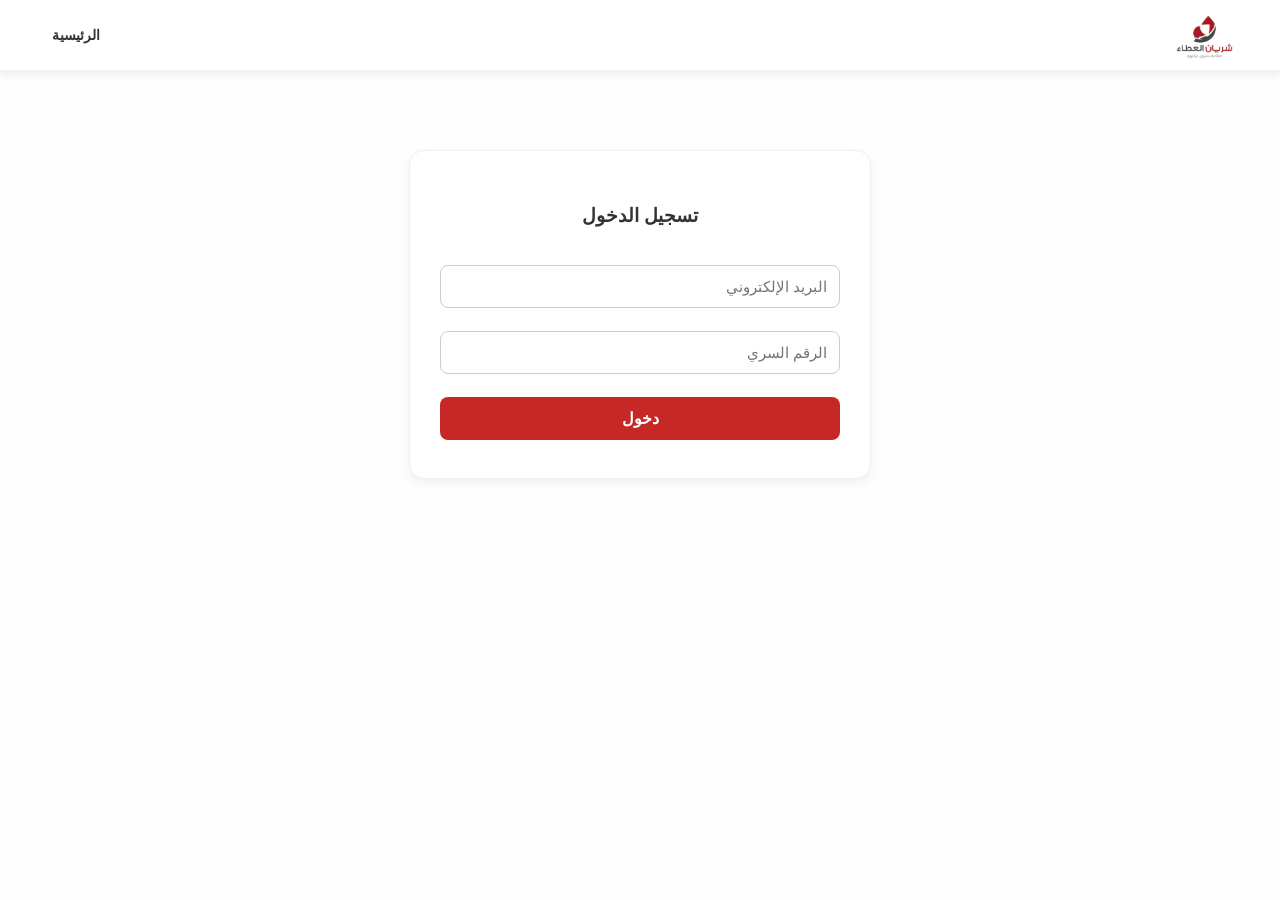
<file: src/main/resources/static/hrMember.html>
<!-- <!doctype html>
<html lang="en">
  <head>
    <meta charset="UTF-8" />
    <meta name="viewport" content="width=device-width, initial-scale=1.0" />
    <title>HR Member Dashboard</title>
    <link rel="stylesheet" href="CSS/style1.css" />
  </head>
  <body>
    <div class="layout">
      <aside class="sidebar">
        <div class="sidebar-brand">
          <p class="sidebar-eyebrow">HR Member</p>
          <h1>Team Control</h1>
          <p>
            Review volunteers, assign departments, and manage staff records.
          </p>
        </div>

        <nav class="sidebar-nav">
          <button class="nav-link active" type="button" data-page="pending">
            Pending
          </button>

          <button class="nav-link" type="button" data-page="staff">
            Staff
          </button>
        </nav>
      </aside>

      <main class="main">
        <header class="page-header">
          <div>
            <p class="eyebrow">HR Workspace</p>
            <h2 id="page-title">Pending Volunteers</h2>
            <p id="page-subtitle" class="page-subtitle">
              Review volunteer requests and decide who joins the team.
            </p>
          </div>
        </header>

        <section class="summary-grid">
          <article class="summary-card">
            <span class="summary-label">Pending Requests</span>
            <strong id="pending-count">0</strong>
          </article>

          <article class="summary-card">
            <span class="summary-label">Staff Members</span>
            <strong id="staff-count">0</strong>
          </article>
        </section>

        <section class="panel active" id="pendingPage">
          <div class="panel-header">
            <div>
              <h3>Pending Volunteers</h3>
              <p>
                Accept or reject applications, and choose the department before
                approval.
              </p>
            </div>
          </div>

          <div class="table-wrap">
            <table>
              <thead>
                <tr>
                  <th>Name</th>
                  <th>Email</th>
                  <th>Phone</th>
                  <th>Assign Department</th>
                  <th>Action</th>
                </tr>
              </thead>
              <tbody id="pendingTable"></tbody>
            </table>
            <div class="empty-state" id="pending-empty">
              <h3>No pending volunteers</h3>
              <p>All requests are processed right now.</p>
            </div>
          </div>
        </section>

        <section class="panel" id="staffPage">
          <div class="panel-header">
            <div>
              <h3>Staff Members</h3>
              <p>Update or delete staff entries from this page.</p>
            </div>
          </div>

          <div class="table-wrap">
            <table>
              <thead>
                <tr>
                  <th>Name</th>
                  <th>Email</th>
                  <th>Phone</th>
                  <th>Department</th>
                  <th>Action</th>
                </tr>
              </thead>
              <tbody id="staffTable"></tbody>
            </table>
            <div class="empty-state" id="staff-empty">
              <h3>No staff members found</h3>
              <p>Add staff data later if needed.</p>
            </div>
          </div>
        </section>
      </main>
    </div>

    <script src="JS/script1.js"></script>
  </body>
</html> -->
<!doctype html>
<html lang="en">
  <head>
    <meta charset="UTF-8" />
    <meta name="viewport" content="width=device-width, initial-scale=1.0" />
    <title>HR Member · Team Control</title>
    <link
      href="https://fonts.googleapis.com/css2?family=DM+Sans:wght@300;400;500;600;700&family=Syne:wght@600;700;800&display=swap"
      rel="stylesheet"
    />
    <link rel="stylesheet" href="CSS/style1.css" />
    <style>
      /* 保留您原有的全部样式，并补充新增模态框样式 */
      * {
        box-sizing: border-box;
        margin: 0;
        padding: 0;
      }

      .user-chip {
        display: flex;
        align-items: center;
        gap: 12px;
      }

      .user-avatar {
        width: 42px;
        height: 42px;
        border-radius: 50%;
        background: linear-gradient(145deg, #ff4da6, #c2185b);
        display: flex;
        align-items: center;
        justify-content: center;
        font-weight: 700;
        font-size: 16px;
        color: white;
      }

      .user-name {
        font-size: 15px;
        font-weight: 600;
      }

      .user-role {
        font-size: 12px;
        opacity: 0.6;
      }

      .dept-badge {
        background: #ffe4ec;
        color: #c2185b;
      }

      .empty-state {
        display: none;
        place-items: center;
        gap: 12px;
        min-height: 220px;
        text-align: center;
        color: #607089;
        padding: 30px;
      }

      .empty-state.show {
        display: grid;
      }

      .loading-row td {
        text-align: center;
        color: #607089;
        padding: 30px;
      }

      /* ---------- MODAL ---------- */
      .modal-overlay {
        display: none;
        position: fixed;
        inset: 0;
        background: rgba(26, 26, 46, 0.5);
        backdrop-filter: blur(6px);
        align-items: center;
        justify-content: center;
        z-index: 300;
      }

      .modal-overlay.open {
        display: flex;
      }

      .modal {
        background: rgba(255, 255, 255, 0.95);
        backdrop-filter: blur(10px);
        padding: 32px;
        border-radius: 28px;
        width: 460px;
        max-width: 95vw;
        box-shadow: 0 30px 70px rgba(0, 0, 0, 0.25);
        border: 1px solid rgba(255, 255, 255, 0.5);
        animation: modalIn 0.2s ease;
      }

      @keyframes modalIn {
        from {
          opacity: 0;
          transform: scale(0.95) translateY(8px);
        }
        to {
          opacity: 1;
          transform: scale(1) translateY(0);
        }
      }

      .modal-title {
        font-family: "Syne", sans-serif;
        font-size: 22px;
        font-weight: 700;
        margin-bottom: 6px;
      }

      .modal-subtitle {
        font-size: 14px;
        color: #607089;
        margin-bottom: 22px;
      }

      .form-group {
        margin-bottom: 16px;
      }

      .form-group label {
        display: block;
        font-size: 12px;
        font-weight: 700;
        letter-spacing: 0.5px;
        color: #4a536b;
        text-transform: uppercase;
        margin-bottom: 6px;
      }

      .form-group input,
      .form-group select {
        width: 100%;
        padding: 12px 14px;
        border: 1.5px solid #d6dfeb;
        border-radius: 14px;
        background: white;
        font-size: 15px;
        transition: 0.15s;
      }

      .form-group input:focus,
      .form-group select:focus {
        border-color: #d81b60;
        box-shadow: 0 0 0 3px rgba(216, 27, 96, 0.1);
        outline: none;
      }

      .modal-footer {
        margin-top: 24px;
        display: flex;
        justify-content: flex-end;
        gap: 10px;
      }

      .btn-ghost {
        border: 1px solid #d6dfeb;
        background: transparent;
        padding: 10px 18px;
        border-radius: 14px;
        font-weight: 600;
        cursor: pointer;
      }

      .btn-ghost:hover {
        background: #f2f5f9;
      }

      .confirm-box {
        text-align: center;
      }

      .confirm-icon {
        font-size: 42px;
        margin-bottom: 12px;
      }

      .confirm-msg {
        font-size: 14px;
        color: #607089;
        margin: 16px 0 24px;
      }

      .confirm-btns {
        display: flex;
        gap: 10px;
        justify-content: center;
      }

      /* ---------- TOAST ---------- */
      .toast {
        position: fixed;
        bottom: 24px;
        right: 24px;
        background: #1e1e2f;
        color: white;
        padding: 14px 22px;
        border-radius: 60px;
        font-size: 14px;
        font-weight: 500;
        z-index: 999;
        animation: toastIn 0.3s ease;
        box-shadow: 0 12px 28px rgba(0, 0, 0, 0.3);
        border-left: 6px solid #ff85c1;
      }

      @keyframes toastIn {
        from {
          opacity: 0;
          transform: translateY(10px);
        }
        to {
          opacity: 1;
          transform: translateY(0);
        }
      }

      @media (max-width: 960px) {
        .layout {
          grid-template-columns: 1fr;
        }
        .sidebar {
          min-height: auto;
        }
        .summary-grid {
          grid-template-columns: 1fr;
        }
      }

      @media (max-width: 640px) {
        .main {
          padding: 24px 14px 30px;
        }
        .sidebar {
          padding: 22px 14px;
        }
        th,
        td {
          padding: 14px 10px;
        }
        .actions {
          flex-direction: column;
        }
        .btn-action {
          width: 100%;
        }
      }
    </style>
  </head>
  <body>
    <div class="layout">
      <!-- SIDEBAR -->
      <aside class="sidebar">
        <div class="sidebar-brand">
          <p class="sidebar-eyebrow">HR Member</p>
          <h1>Team Control</h1>
          <p>
            Review volunteers, assign departments, and manage staff records.
          </p>
        </div>

        <nav class="sidebar-nav">
          <button class="nav-link active" type="button" data-page="pending">
            Pending
          </button>
          <button class="nav-link" type="button" data-page="staff">
            Staff
          </button>
        </nav>

        <div class="sidebar-footer">
          <div class="user-chip">
            <div class="user-avatar" id="avatar-initials">H</div>
            <div>
              <div class="user-name" id="sidebar-name">HR Member</div>
              <div class="user-role">HR Team</div>
            </div>
          </div>
        </div>
      </aside>

      <!-- MAIN -->
      <main class="main">
        <header class="page-header">
          <div>
            <p class="eyebrow">HR Workspace</p>
            <h2 id="page-title">Pending Volunteers</h2>
            <p id="page-subtitle" class="page-subtitle">
              Review volunteer requests and decide who joins the team.
            </p>
          </div>
        </header>

        <section class="summary-grid">
          <article class="summary-card">
            <span class="summary-label">Pending Requests</span>
            <strong id="pending-count">0</strong>
          </article>
          <article class="summary-card">
            <span class="summary-label">Staff Members</span>
            <strong id="staff-count">0</strong>
          </article>
        </section>

        <!-- Pending Panel -->
        <section class="panel active" id="pendingPage">
          <div class="panel-header">
            <div>
              <h3>Pending Volunteers</h3>
              <p>
                Accept or reject applications. Choose department when accepting.
              </p>
            </div>
          </div>
          <div class="table-wrap">
            <table>
              <thead>
                <tr>
                  <th>Name</th>
                  <th>Email</th>
                  <th>Phone</th>
                  <th>Action</th>
                </tr>
              </thead>
              <tbody id="pendingTable"></tbody>
            </table>
            <div class="empty-state" id="pending-empty">
              <h3>No pending volunteers</h3>
              <p>All requests are processed right now.</p>
            </div>
          </div>
        </section>

        <!-- Staff Panel -->
        <section class="panel" id="staffPage">
          <div class="panel-header">
            <div>
              <h3>Staff Members</h3>
              <p>Update or delete staff entries from this page.</p>
            </div>
          </div>
          <div class="table-wrap">
            <table>
              <thead>
                <tr>
                  <th>Name</th>
                  <th>Email</th>
                  <th>Phone</th>
                  <th>Department</th>
                  <th>Action</th>
                </tr>
              </thead>
              <tbody id="staffTable"></tbody>
            </table>
            <div class="empty-state" id="staff-empty">
              <h3>No staff members found</h3>
              <p>Add staff data later if needed.</p>
            </div>
          </div>
        </section>
      </main>
    </div>

    <!-- MODALS -->
    <!-- Edit Staff Modal -->
    <div class="modal-overlay" id="edit-modal">
      <div class="modal">
        <div class="modal-title">Edit Staff Member</div>
        <div class="modal-subtitle">
          Update the details for this staff member.
        </div>
        <input type="hidden" id="edit-staff-id" />
        <div class="form-group">
          <label>Full Name</label>
          <input type="text" id="edit-name" placeholder="John Doe" />
        </div>
        <div class="form-group">
          <label>Email</label>
          <input type="email" id="edit-email" placeholder="john@example.com" />
        </div>
        <div class="form-group">
          <label>Phone</label>
          <input type="tel" id="edit-phone" placeholder="+1 555 000 0000" />
        </div>
        <div class="form-group">
          <label>Department (Role)</label>
          <select id="edit-dept" disabled></select>
        </div>
        <div class="modal-footer">
          <button class="btn-ghost" onclick="closeModal('edit-modal')">
            Cancel
          </button>
          <button
            class="btn-primary"
            id="btn-save-edit"
            onclick="saveStaffEdit()"
          >
            Save Changes
          </button>
        </div>
      </div>
    </div>

    <!-- Accept Volunteer Modal (NEW) -->
    <div class="modal-overlay" id="accept-modal">
      <div class="modal">
        <div class="modal-title">Accept Volunteer</div>
        <div class="modal-subtitle" id="accept-volunteer-name">
          Select department for this volunteer
        </div>
        <input type="hidden" id="accept-volunteer-id" />
        <div class="form-group">
          <label>Assign Department</label>
          <select id="accept-dept-select"></select>
        </div>
        <div class="modal-footer">
          <button class="btn-ghost" onclick="closeModal('accept-modal')">
            Cancel
          </button>
          <button class="btn-primary" onclick="confirmAcceptVolunteer()">
            Confirm & Accept
          </button>
        </div>
      </div>
    </div>

    <!-- Confirm Delete Modal -->
    <div class="modal-overlay" id="confirm-modal">
      <div class="modal">
        <div class="confirm-box">
          <div class="confirm-icon">🗑️</div>
          <div class="modal-title" id="confirm-title">Are you sure?</div>
          <p class="confirm-msg" id="confirm-msg">
            This action cannot be undone.
          </p>
          <div class="confirm-btns">
            <button class="btn-ghost" onclick="closeModal('confirm-modal')">
              Cancel
            </button>
            <button class="btn-action delete" id="confirm-yes">Delete</button>
          </div>
        </div>
      </div>
    </div>

    <script>
      (function () {
        "use strict";

        // ---------- CONFIG ----------
        const BASE = "http://localhost:9090";
        let hrId = null;
        let hrName = "HR Member";
        let DEPARTMENTS = [];
        async function fetchDepartments() {
          try {
            const res = await fetch(`${BASE}/hr/staff-departments`);
            if (!res.ok) throw new Error("Failed to load departments");
            DEPARTMENTS = await res.json();
            return DEPARTMENTS;
          } catch (e) {
            console.error(e);
            return DEPARTMENTS;
          }
        }

        function populateDeptSelect(selectElement, selectedValue = "") {
          if (!selectElement) return;
          selectElement.innerHTML = "";

          const defaultOpt = document.createElement("option");
          defaultOpt.value = "";
          defaultOpt.textContent = "Select department";
          selectElement.appendChild(defaultOpt);
          DEPARTMENTS.forEach((dept) => {
            const opt = document.createElement("option");
            opt.value = dept;
            opt.textContent = dept.replace(/_/g, " ");
            if (dept === selectedValue) opt.selected = true;
            selectElement.appendChild(opt);
          });
        }

        try {
          const stored = localStorage.getItem("user");
          if (stored) {
            const u = JSON.parse(stored);
            hrId = u.id || 1;
            hrName = u.name || "HR Member";
            if (u.role && u.role !== "HR_MEMBER")
              window.location.href = "login.html";
          } else {
            window.location.href = "login.html";
          }
        } catch (e) {
          window.location.href = "login.html";
        }

        document.getElementById("sidebar-name").textContent = hrName;
        document.getElementById("avatar-initials").textContent = hrName
          .charAt(0)
          .toUpperCase();

        // ---------- HELPERS ----------
        function deptLabel(d) {
          if (!d) return "-";
          return d.replace(/_/g, " ").replace(/\b\w/g, (c) => c.toUpperCase());
        }

        function showToast(msg) {
          const t = document.createElement("div");
          t.className = "toast";
          t.textContent = msg;
          document.body.appendChild(t);
          setTimeout(() => t.remove(), 3200);
        }

        window.closeModal = (id) => {
          document.getElementById(id).classList.remove("open");
        };

        function openModal(id) {
          document.getElementById(id).classList.add("open");
        }

        function loadingRow(colspan, msg = "Loading…") {
          return `<tr class="loading-row"><td colspan="${colspan}">${msg}</td></tr>`;
        }

        const pages = {
          pending: {
            panelId: "pendingPage",
            title: "Pending Volunteers",
            subtitle:
              "Review volunteer requests and decide who joins the team.",
          },
          staff: {
            panelId: "staffPage",
            title: "Staff Members",
            subtitle: "Manage and update your staff records.",
          },
        };

        document.querySelectorAll(".nav-link").forEach((btn) => {
          btn.addEventListener("click", () => {
            document
              .querySelectorAll(".nav-link")
              .forEach((b) => b.classList.remove("active"));
            document
              .querySelectorAll(".panel")
              .forEach((p) => p.classList.remove("active"));
            btn.classList.add("active");
            const page = pages[btn.dataset.page];
            document.getElementById(page.panelId).classList.add("active");
            document.getElementById("page-title").textContent = page.title;
            document.getElementById("page-subtitle").textContent =
              page.subtitle;
          });
        });

        async function loadPending() {
          const tbody = document.getElementById("pendingTable");
          tbody.innerHTML = loadingRow(4);
          try {
            const res = await fetch(`${BASE}/volunteerAssignedToHr/${hrId}`);
            if (!res.ok) throw new Error(`HTTP ${res.status}`);
            const volunteers = await res.json();
            document.getElementById("pending-count").textContent =
              volunteers.length;
            renderPending(volunteers);
          } catch (e) {
            tbody.innerHTML = loadingRow(4, "Failed to load");
            showToast("❌ Could not load pending volunteers");
          }
        }

        function renderPending(volunteers) {
          const tbody = document.getElementById("pendingTable");
          const empty = document.getElementById("pending-empty");
          if (!volunteers.length) {
            tbody.innerHTML = "";
            empty.classList.add("show");
            return;
          }
          empty.classList.remove("show");
          tbody.innerHTML = volunteers
            .map(
              (v) => `
                <tr id="vol-row-${v.id}">
                  <td>${v.name || v.fullName || "-"}</td>
                  <td>${v.email || "-"}</td>
                  <td>${v.phoneNumber || "-"}</td>
                  <td>
                    <div class="actions">
                      <button class="btn-action accept" onclick="openAcceptModal(${v.id}, '${(v.name || v.fullName || "").replace(/'/g, "\\'")}')">✓ Accept</button>
                      <button class="btn-action reject" onclick="rejectVolunteer(${v.id})">✕ Reject</button>
                    </div>
                  </td>
                </tr>
              `,
            )
            .join("");
        }

        window.openAcceptModal = function (volId, volName) {
          document.getElementById("accept-volunteer-id").value = volId;
          document.getElementById("accept-volunteer-name").textContent =
            `Assign department for ${volName}`;
          const select = document.getElementById("accept-dept-select");
          populateDeptSelect(select);
          openModal("accept-modal");
        };

        window.confirmAcceptVolunteer = async function () {
          const volId = document.getElementById("accept-volunteer-id").value;
          const deptSelect = document.getElementById("accept-dept-select");
          const dept = deptSelect.value;

          if (!dept) {
            showToast("⚠️ Please select a department");
            return;
          }

          closeModal("accept-modal");
          const row = document.getElementById(`vol-row-${volId}`);
          if (!row) return;
          const btns = row.querySelectorAll("button");
          btns.forEach((b) => (b.disabled = true));

          try {
            const res = await fetch(
              `${BASE}/accept-volunteer/${volId}/${hrId}`,
              {
                method: "POST",
                headers: { "Content-Type": "application/json" },
                body: JSON.stringify(dept),
              },
            );
            if (!res.ok) throw new Error(await res.text());
            showToast("✅ Volunteer accepted");
            row.remove();
            updatePendingCount(-1);
            loadStaff();
          } catch (e) {
            showToast("❌ " + e.message);
            btns.forEach((b) => (b.disabled = false));
          }
        };

        window.rejectVolunteer = async function (volId) {
          const row = document.getElementById(`vol-row-${volId}`);
          if (!row) return;
          const btns = row.querySelectorAll("button");
          btns.forEach((b) => (b.disabled = true));
          try {
            const res = await fetch(
              `${BASE}/reject-volunteer/${volId}/${hrId}`,
              { method: "POST" },
            );
            if (!res.ok) throw new Error(`HTTP ${res.status}`);
            showToast("🗑️ Volunteer rejected");
            row.remove();
            updatePendingCount(-1);
          } catch (e) {
            showToast("❌ " + e.message);
            btns.forEach((b) => (b.disabled = false));
          }
        };

        function updatePendingCount(delta) {
          const cntEl = document.getElementById("pending-count");
          const newCnt = Math.max(
            0,
            parseInt(cntEl.textContent || "0") + delta,
          );
          cntEl.textContent = newCnt;
          if (
            newCnt === 0 &&
            !document.getElementById("pendingTable").querySelector("tr")
          ) {
            document.getElementById("pending-empty").classList.add("show");
          }
        }

        // ---------- STAFF ----------
        async function loadStaff() {
          const tbody = document.getElementById("staffTable");
          tbody.innerHTML = loadingRow(5);
          try {
            const res = await fetch(`${BASE}/staff?hrId=${hrId}`);
            if (!res.ok) throw new Error(`HTTP ${res.status}`);
            const staff = await res.json();
            document.getElementById("staff-count").textContent = staff.length;
            renderStaff(staff);
          } catch (e) {
            tbody.innerHTML = loadingRow(5, "Failed to load");
            showToast("❌ Could not load staff");
          }
        }

        function renderStaff(staff) {
          const tbody = document.getElementById("staffTable");
          const empty = document.getElementById("staff-empty");
          if (!staff.length) {
            tbody.innerHTML = "";
            empty.classList.add("show");
            return;
          }
          empty.classList.remove("show");
          tbody.innerHTML = staff
            .map(
              (s) => `
                <tr id="staff-row-${s.id}">
                  <td>${s.name || s.fullName || "-"}</td>
                  <td>${s.email || "-"}</td>
                  <td>${s.phone || s.phone || "-"}</td>
                  <td><span class="badge dept-badge">${deptLabel(s.role || s.department)}</span></td>
                  <td>
                    <div class="actions">
                      <button class="btn-action edit" onclick="openEditStaff(${s.id}, '${(s.name || s.fullName || "").replace(/'/g, "\\'")}', '${(s.email || "").replace(/'/g, "\\'")}', '${(s.phone || s.phone || "").replace(/'/g, "\\'")}', '${s.role || s.department || "TECH"}')">✏️ Edit</button>
                      <button class="btn-action delete" onclick="confirmDeleteStaff(${s.id})">🗑 Delete</button>
                    </div>
                  </td>
                </tr>
              `,
            )
            .join("");
        }

        window.openEditStaff = function (id, name, email, phone, role) {
          document.getElementById("edit-staff-id").value = id;
          document.getElementById("edit-name").value = name;
          document.getElementById("edit-email").value = email;
          document.getElementById("edit-phone").value = phone;
          const deptSelect = document.getElementById("edit-dept");
          populateDeptSelect(deptSelect, role);
          openModal("edit-modal");
        };

        window.saveStaffEdit = async function () {
          const id = document.getElementById("edit-staff-id").value;
          const name = document.getElementById("edit-name").value.trim();
          const email = document.getElementById("edit-email").value.trim();
          const phone = document.getElementById("edit-phone").value.trim();
          const role = document.getElementById("edit-dept").value;
          if (!name || !email) return showToast("⚠️ Name and email required");
          const btn = document.getElementById("btn-save-edit");
          btn.disabled = true;
          btn.textContent = "Saving…";
          try {
            const res = await fetch(`${BASE}/staff/${id}?hrId=${hrId}`, {
              method: "PUT",
              headers: { "Content-Type": "application/json" },
              body: JSON.stringify({ name, email, phone, role }),
            });
            if (!res.ok) throw new Error(await res.text());
            showToast("✅ Staff updated");
            closeModal("edit-modal");
            loadStaff();
          } catch (e) {
            showToast("❌ " + e.message);
          } finally {
            btn.disabled = false;
            btn.textContent = "Save Changes";
          }
        };

        window.confirmDeleteStaff = (id) => {
          document.getElementById("confirm-title").textContent =
            "Delete Staff Member?";
          document.getElementById("confirm-msg").textContent =
            "This will permanently remove this staff member.";
          document.getElementById("confirm-yes").onclick = async () => {
            closeModal("confirm-modal");
            try {
              const res = await fetch(`${BASE}/staff/${id}?hrId=${hrId}`, {
                method: "DELETE",
              });
              if (!res.ok) throw new Error(await res.text());
              showToast("🗑️ Staff deleted");
              loadStaff();
            } catch (e) {
              showToast("❌ " + e.message);
            }
          };
          openModal("confirm-modal");
        };

        (async function init() {
          await fetchDepartments();

          const editDeptSelect = document.getElementById("edit-dept");
          populateDeptSelect(editDeptSelect);
          loadPending();
          loadStaff();
        })();
      })();
    </script>
  </body>
</html>
</file>
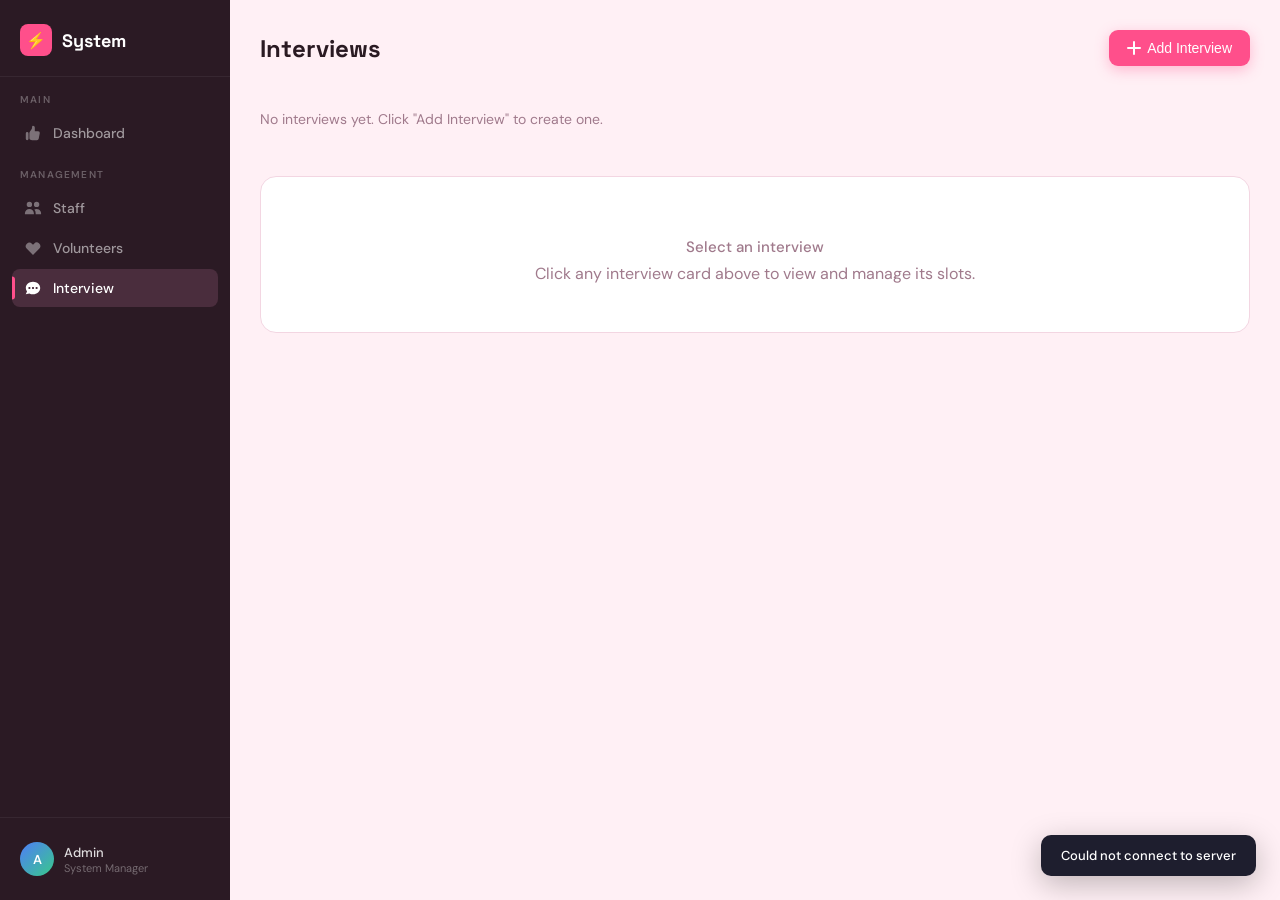
<file: src/main/resources/static/interview.html>
<!doctype html>
<html lang="en">
  <head>
    <meta charset="UTF-8" />
    <meta name="viewport" content="width=device-width, initial-scale=1.0" />
    <title>Interview System</title>
    <link
      href="https://fonts.googleapis.com/css2?family=DM+Sans:ital,wght@0,300;0,400;0,500;0,600;1,400&family=Space+Grotesk:wght@500;600;700&display=swap"
      rel="stylesheet"
    />
    <style>
      *,
      *::before,
      *::after {
        margin: 0;
        padding: 0;
        box-sizing: border-box;
      }

      :root {
        --sidebar-w: 230px;
        --bg: #fff0f5;
        --sidebar-bg: #2b1a24;
        --sidebar-hover: #3a2430;
        --sidebar-active: #4a2d3d;
        --accent: #ff4f8b;
        --accent-soft: #fff0f5;
        --text-main: #2a1a22;
        --text-muted: #a07a8c;
        --card-bg: #ffffff;
        --border: #f3d6e2;
        --danger: #ef4444;
        --success: #10b981;
        --info: #4f7ef8;
        --transition: 0.18s ease;
      }

      body {
        font-family: "DM Sans", sans-serif;
        background: var(--bg);
        display: flex;
        min-height: 100vh;
        color: var(--text-main);
      }

      /* ── Sidebar ── */
      .sidebar {
        width: var(--sidebar-w);
        min-height: 100vh;
        background: var(--sidebar-bg);
        display: flex;
        flex-direction: column;
        position: fixed;
        left: 0;
        top: 0;
        bottom: 0;
        z-index: 100;
      }
      .sidebar-logo {
        padding: 24px 20px 20px;
        border-bottom: 1px solid rgba(255, 255, 255, 0.06);
      }
      .sidebar-logo h2 {
        font-family: "Space Grotesk", sans-serif;
        font-size: 18px;
        font-weight: 700;
        color: #fff;
        display: flex;
        align-items: center;
        gap: 10px;
      }
      .logo-icon {
        width: 32px;
        height: 32px;
        background: var(--accent);
        border-radius: 8px;
        display: flex;
        align-items: center;
        justify-content: center;
        font-size: 16px;
      }
      .sidebar-nav {
        flex: 1;
        padding: 16px 12px;
      }
      .nav-label {
        font-size: 10px;
        font-weight: 600;
        color: rgba(255, 255, 255, 0.3);
        letter-spacing: 1.2px;
        text-transform: uppercase;
        padding: 0 8px;
        margin-bottom: 8px;
        margin-top: 16px;
      }
      .nav-label:first-child {
        margin-top: 0;
      }
      .sidebar ul {
        list-style: none;
      }
      .sidebar li {
        display: flex;
        align-items: center;
        gap: 11px;
        padding: 10px 12px;
        border-radius: 8px;
        cursor: pointer;
        font-size: 14px;
        font-weight: 500;
        color: rgba(255, 255, 255, 0.55);
        transition: var(--transition);
        margin-bottom: 2px;
        position: relative;
      }
      .sidebar li:hover {
        background: var(--sidebar-hover);
        color: rgba(255, 255, 255, 0.85);
      }
      .sidebar li.active {
        background: var(--sidebar-active);
        color: #fff;
      }
      .sidebar li.active::before {
        content: "";
        position: absolute;
        left: 0;
        top: 50%;
        transform: translateY(-50%);
        width: 3px;
        height: 60%;
        background: var(--accent);
        border-radius: 0 3px 3px 0;
      }
      .nav-icon {
        width: 18px;
        height: 18px;
        flex-shrink: 0;
        opacity: 0.7;
      }
      .sidebar li.active .nav-icon,
      .sidebar li:hover .nav-icon {
        opacity: 1;
      }
      .sidebar-footer {
        padding: 16px 12px;
        border-top: 1px solid rgba(255, 255, 255, 0.06);
      }
      .user-info {
        display: flex;
        align-items: center;
        gap: 10px;
        padding: 8px;
        border-radius: 8px;
      }
      .avatar {
        width: 34px;
        height: 34px;
        border-radius: 50%;
        background: linear-gradient(135deg, #4f7ef8, #38c98a);
        display: flex;
        align-items: center;
        justify-content: center;
        font-size: 13px;
        font-weight: 600;
        color: white;
        flex-shrink: 0;
      }
      .user-name {
        font-size: 13px;
        font-weight: 500;
        color: rgba(255, 255, 255, 0.85);
      }
      .user-role {
        font-size: 11px;
        color: rgba(255, 255, 255, 0.35);
      }

      /* ── Main ── */
      .main {
        margin-left: var(--sidebar-w);
        flex: 1;
        padding: 30px;
      }
      .page-header {
        display: flex;
        justify-content: space-between;
        align-items: center;
        margin-bottom: 24px;
      }
      .page-header h1 {
        font-family: "Space Grotesk", sans-serif;
        font-size: 24px;
        font-weight: 700;
      }

      .btn-add {
        background: var(--accent);
        color: white;
        border: none;
        padding: 10px 18px;
        border-radius: 9px;
        cursor: pointer;
        font-size: 14px;
        font-weight: 500;
        display: flex;
        align-items: center;
        gap: 6px;
        transition: var(--transition);
        box-shadow: 0 4px 14px rgba(255, 79, 139, 0.35);
      }
      .btn-add:hover {
        background: #e84379;
        transform: translateY(-1px);
        box-shadow: 0 6px 18px rgba(255, 79, 139, 0.45);
      }

      /* ── Interview Cards ── */
      .cards-grid {
        display: grid;
        grid-template-columns: repeat(auto-fill, minmax(240px, 1fr));
        gap: 14px;
        margin-bottom: 28px;
      }

      .interview-card {
        background: white;
        border: 2px solid var(--border);
        border-radius: 16px;
        padding: 18px;
        cursor: pointer;
        transition: all 0.2s ease;
        position: relative;
        overflow: hidden;
      }
      .interview-card::before {
        content: "";
        position: absolute;
        left: 0;
        top: 0;
        bottom: 0;
        width: 4px;
        background: var(--accent);
        border-radius: 4px 0 0 4px;
        transform: scaleY(0);
        transition: transform 0.2s ease;
      }
      .interview-card:hover {
        border-color: var(--accent);
        transform: translateY(-2px);
        box-shadow: 0 8px 24px rgba(255, 79, 139, 0.12);
      }
      .interview-card:hover::before {
        transform: scaleY(1);
      }
      .interview-card.selected {
        border-color: var(--accent);
        background: #fff5f9;
        box-shadow: 0 6px 20px rgba(255, 79, 139, 0.15);
      }
      .interview-card.selected::before {
        transform: scaleY(1);
      }

      .ic-name {
        font-family: "Space Grotesk", sans-serif;
        font-size: 15px;
        font-weight: 600;
        margin-bottom: 6px;
      }
      .ic-badge {
        display: inline-flex;
        align-items: center;
        gap: 4px;
        font-size: 11px;
        background: #fff0f5;
        color: var(--accent);
        border-radius: 20px;
        padding: 2px 8px;
        margin-top: 8px;
        font-weight: 500;
      }
      .ic-actions {
        display: flex;
        gap: 6px;
        margin-top: 12px;
      }
      .btn-icon {
        border: none;
        width: 28px;
        height: 28px;
        border-radius: 6px;
        cursor: pointer;
        display: flex;
        align-items: center;
        justify-content: center;
        font-size: 13px;
        transition: var(--transition);
      }
      .btn-icon-del {
        background: #fef2f2;
        color: var(--danger);
      }
      .btn-icon-del:hover {
        background: var(--danger);
        color: white;
      }

      /* ── Detail Panel ── */
      .detail-panel {
        background: white;
        border-radius: 16px;
        border: 1px solid var(--border);
        overflow: hidden;
        animation: fadeIn 0.2s ease;
      }
      @keyframes fadeIn {
        from {
          opacity: 0;
          transform: translateY(6px);
        }
        to {
          opacity: 1;
          transform: translateY(0);
        }
      }

      .detail-header {
        padding: 20px 24px;
        border-bottom: 1px solid var(--border);
        display: flex;
        justify-content: space-between;
        align-items: center;
        background: linear-gradient(135deg, #fff5f9 0%, #fff 100%);
      }
      .detail-title {
        font-family: "Space Grotesk", sans-serif;
        font-size: 18px;
        font-weight: 700;
      }
      .detail-subtitle {
        font-size: 13px;
        color: var(--text-muted);
        margin-top: 2px;
      }
      .btn-add-slot {
        background: var(--accent);
        color: white;
        border: none;
        padding: 8px 14px;
        border-radius: 8px;
        cursor: pointer;
        font-size: 13px;
        font-weight: 500;
        display: flex;
        align-items: center;
        gap: 5px;
        transition: var(--transition);
      }
      .btn-add-slot:hover {
        background: #e84379;
      }

      .empty-state {
        padding: 48px 24px;
        text-align: center;
        color: var(--text-muted);
      }
      .empty-state .empty-icon {
        font-size: 36px;
        margin-bottom: 12px;
      }
      .empty-state p {
        font-size: 14px;
      }

      .placeholder-state {
        padding: 48px 24px;
        text-align: center;
        color: var(--text-muted);
      }
      .placeholder-state .ph-icon {
        font-size: 40px;
        margin-bottom: 12px;
      }

      /* ── Slots Table ── */
      .table-wrap {
        overflow-x: auto;
      }
      table {
        width: 100%;
        border-collapse: collapse;
      }
      th {
        width: 42.3%;
        padding: 11px 16px;
        text-align: left;
        font-size: 12px;
        font-weight: 600;
        letter-spacing: 0.5px;
        text-transform: uppercase;
        color: var(--text-muted);
        background: #fdf2f6;
        border-bottom: 1px solid var(--border);
      }
      td {
        padding: 13px 16px;
        font-size: 14px;
        border-bottom: 1px solid #f9edf3;
      }
      tr:last-child td {
        border-bottom: none;
      }
      tr:hover td {
        background: #fff8fb;
      }
      .slot-actions {
        display: flex;
        gap: 5px;
      }
      .btn-slot-edit {
        background: #eef2ff;
        color: var(--info);
        border: none;
        padding: 5px 10px;
        border-radius: 6px;
        cursor: pointer;
        font-size: 12px;
        transition: var(--transition);
      }
      .btn-slot-edit:hover {
        background: var(--info);
        color: white;
      }
      .btn-slot-del {
        background: #fef2f2;
        color: var(--danger);
        border: none;
        padding: 5px 10px;
        border-radius: 6px;
        cursor: pointer;
        font-size: 12px;
        transition: var(--transition);
      }
      .btn-slot-del:hover {
        background: var(--danger);
        color: white;
      }

      /* ── Modal ── */
      .modal-overlay {
        display: none;
        position: fixed;
        inset: 0;
        background: rgba(43, 26, 36, 0.45);
        backdrop-filter: blur(4px);
        align-items: center;
        justify-content: center;
        z-index: 200;
      }
      .modal-overlay.open {
        display: flex;
      }
      .modal {
        background: white;
        padding: 28px;
        border-radius: 18px;
        width: 420px;
        box-shadow: 0 20px 60px rgba(0, 0, 0, 0.2);
        animation: modalIn 0.2s ease;
      }
      @keyframes modalIn {
        from {
          opacity: 0;
          transform: scale(0.95) translateY(8px);
        }
        to {
          opacity: 1;
          transform: scale(1) translateY(0);
        }
      }
      .modal-title {
        font-family: "Space Grotesk", sans-serif;
        font-size: 18px;
        font-weight: 700;
        margin-bottom: 4px;
      }
      .modal-subtitle {
        font-size: 13px;
        color: var(--text-muted);
        margin-bottom: 20px;
      }
      .form-group {
        margin-bottom: 14px;
      }
      .form-group label {
        display: block;
        font-size: 12px;
        font-weight: 600;
        letter-spacing: 0.4px;
        color: var(--text-muted);
        margin-bottom: 6px;
        text-transform: uppercase;
      }
      .form-group input,
      .form-group select {
        width: 100%;
        padding: 10px 12px;
        border: 1.5px solid var(--border);
        border-radius: 9px;
        font-family: inherit;
        font-size: 14px;
        color: var(--text-main);
        transition: var(--transition);
        outline: none;
        background: white;
      }
      .form-group input:focus,
      .form-group select:focus {
        border-color: var(--accent);
        box-shadow: 0 0 0 3px rgba(255, 79, 139, 0.1);
      }
      .modal-footer {
        margin-top: 20px;
        display: flex;
        justify-content: flex-end;
        gap: 8px;
      }
      .btn-save {
        background: var(--accent);
        color: white;
        border: none;
        padding: 10px 20px;
        border-radius: 9px;
        cursor: pointer;
        font-size: 14px;
        font-weight: 500;
        transition: var(--transition);
      }
      .btn-save:hover {
        background: #e84379;
      }
      .btn-save:disabled {
        opacity: 0.6;
        cursor: not-allowed;
      }
      .btn-cancel {
        background: #f5f5f5;
        color: #555;
        border: none;
        padding: 10px 20px;
        border-radius: 9px;
        cursor: pointer;
        font-size: 14px;
        font-weight: 500;
        transition: var(--transition);
      }
      .btn-cancel:hover {
        background: #eee;
      }

      /* ── Confirm Modal ── */
      .confirm-modal {
        background: white;
        padding: 28px;
        border-radius: 18px;
        width: 360px;
        box-shadow: 0 20px 60px rgba(0, 0, 0, 0.2);
        animation: modalIn 0.2s ease;
        text-align: center;
      }
      .confirm-icon {
        font-size: 40px;
        margin-bottom: 12px;
      }
      .confirm-title {
        font-family: "Space Grotesk", sans-serif;
        font-size: 17px;
        font-weight: 700;
        margin-bottom: 8px;
      }
      .confirm-msg {
        font-size: 14px;
        color: var(--text-muted);
        margin-bottom: 22px;
      }
      .confirm-btns {
        display: flex;
        gap: 8px;
        justify-content: center;
      }
      .btn-danger {
        background: var(--danger);
        color: white;
        border: none;
        padding: 10px 20px;
        border-radius: 9px;
        cursor: pointer;
        font-size: 14px;
        font-weight: 500;
        transition: var(--transition);
      }
      .btn-danger:hover {
        background: #dc2626;
      }

      /* Toast */
      .toast {
        position: fixed;
        bottom: 24px;
        right: 24px;
        background: #1e1e2e;
        color: white;
        padding: 12px 20px;
        border-radius: 10px;
        font-size: 13px;
        font-weight: 500;
        display: flex;
        align-items: center;
        gap: 8px;
        z-index: 999;
        animation: toastIn 0.3s ease;
        box-shadow: 0 8px 30px rgba(0, 0, 0, 0.25);
      }
      @keyframes toastIn {
        from {
          opacity: 0;
          transform: translateY(10px);
        }
        to {
          opacity: 1;
          transform: translateY(0);
        }
      }
    </style>
  </head>
  <body>
    <!-- Sidebar -->
    <div class="sidebar">
      <div class="sidebar-logo">
        <h2>
          <div class="logo-icon">⚡</div>
          System
        </h2>
      </div>
      <nav class="sidebar-nav">
        <div class="nav-label">Main</div>
        <ul>
          <li onclick="window.location.href = 'index.html'">
            <svg class="nav-icon" viewBox="0 0 20 20" fill="currentColor">
              <path
                d="M2 10.5a1.5 1.5 0 113 0v6a1.5 1.5 0 01-3 0v-6zM6 10.333v5.43a2 2 0 001.106 1.79l.05.025A4 4 0 008.943 18h5.416a2 2 0 001.962-1.608l1.2-6A2 2 0 0015.56 8H12V4a2 2 0 00-2-2 1 1 0 00-1 1v.667a4 4 0 01-.8 2.4L6.8 7.933a4 4 0 00-.8 2.4z"
              />
            </svg>
            Dashboard
          </li>
        </ul>
        <div class="nav-label">Management</div>
        <ul>
          <li onclick="window.location.href = 'staff.html'">
            <svg class="nav-icon" viewBox="0 0 20 20" fill="currentColor">
              <path
                d="M9 6a3 3 0 11-6 0 3 3 0 016 0zM17 6a3 3 0 11-6 0 3 3 0 016 0zM12.93 17c.046-.327.07-.66.07-1a6.97 6.97 0 00-1.5-4.33A5 5 0 0119 16v1h-6.07zM6 11a5 5 0 015 5v1H1v-1a5 5 0 015-5z"
              />
            </svg>
            Staff
          </li>
          <li onclick="window.location.href = 'volunteers.html'">
            <svg class="nav-icon" viewBox="0 0 20 20" fill="currentColor">
              <path
                fill-rule="evenodd"
                d="M3.172 5.172a4 4 0 015.656 0L10 6.343l1.172-1.171a4 4 0 115.656 5.656L10 17.657l-6.828-6.829a4 4 0 010-5.656z"
                clip-rule="evenodd"
              />
            </svg>
            Volunteers
          </li>
          <li class="active">
            <svg class="nav-icon" viewBox="0 0 20 20" fill="currentColor">
              <path
                fill-rule="evenodd"
                d="M18 10c0 3.866-3.582 7-8 7a8.841 8.841 0 01-4.083-.98L2 17l1.338-3.123C2.493 12.767 2 11.434 2 10c0-3.866 3.582-7 8-7s8 3.134 8 7zM7 9H5v2h2V9zm8 0h-2v2h2V9zM9 9h2v2H9V9z"
                clip-rule="evenodd"
              />
            </svg>
            Interview
          </li>
        </ul>
      </nav>
      <div class="sidebar-footer">
        <div class="user-info">
          <div class="avatar">A</div>
          <div>
            <div class="user-name">Admin</div>
            <div class="user-role">System Manager</div>
          </div>
        </div>
      </div>
    </div>

    <!-- Main -->
    <div class="main">
      <div class="page-header">
        <h1>Interviews</h1>
        <button class="btn-add" onclick="openInterviewModal()">
          <svg width="14" height="14" viewBox="0 0 14 14" fill="none">
            <path
              d="M7 1v12M1 7h12"
              stroke="currentColor"
              stroke-width="2"
              stroke-linecap="round"
            />
          </svg>
          Add Interview
        </button>
      </div>
      <div class="cards-grid" id="cards-grid"></div>
      <div id="detail-panel"></div>
    </div>

    <!-- Interview Modal -->
    <div class="modal-overlay" id="interview-modal">
      <div class="modal">
        <div class="modal-title">New Interview</div>
        <div class="modal-subtitle">
          Enter a name for this interview session
        </div>
        <div class="form-group">
          <label>Interview Name</label>
          <input type="text" id="f-name" placeholder="e.g. interview 1" />
        </div>
        <div class="modal-footer">
          <button class="btn-cancel" onclick="closeModal('interview-modal')">
            Cancel
          </button>
          <button
            class="btn-save"
            id="btn-save-interview"
            onclick="saveInterview()"
          >
            Save
          </button>
        </div>
      </div>
    </div>

    <!-- Slot Modal -->
    <div class="modal-overlay" id="slot-modal">
      <div class="modal">
        <div class="modal-title" id="slot-modal-title">Add Slot</div>
        <div class="modal-subtitle">
          Fill in the details for this interview slot
        </div>
        <div class="form-group">
          <label>Date</label>
          <input type="date" id="s-date" />
        </div>
        <div class="form-group">
          <label>Time</label>
          <input type="time" id="s-time" />
        </div>
        <div class="modal-footer">
          <button class="btn-cancel" onclick="closeModal('slot-modal')">
            Cancel
          </button>
          <button class="btn-save" id="btn-save-slot" onclick="saveSlot()">
            Save Slot
          </button>
        </div>
      </div>
    </div>

    <!-- Confirm Modal -->
    <div class="modal-overlay" id="confirm-modal">
      <div class="confirm-modal">
        <div class="confirm-icon"></div>
        <div class="confirm-title" id="confirm-title">Are you sure?</div>
        <div class="confirm-msg" id="confirm-msg">
          This action cannot be undone.
        </div>
        <div class="confirm-btns">
          <button class="btn-cancel" onclick="closeModal('confirm-modal')">
            Cancel
          </button>
          <button class="btn-danger" id="confirm-yes">Delete</button>
        </div>
      </div>
    </div>

    <script>
      // ── Auth ──
      var hr = localStorage.getItem("user");
      var hrId = 1;
      if (hr) {
        try {
          hr = JSON.parse(hr);
          hrId = hr.id;
          if (hr.role !== "HR_ADMIN") window.location.href = "login.html";
        } catch (e) {}
      }

      // ── State ──
      let data = [];
      let selectedId = null;
      // null  = we are adding a new slot
      // a value = we are editing that slot (stored as whatever type server returns)
      let editingSlotId = null;

      // ── ID comparison (safe for number vs string) ──
      function sameId(a, b) {
        return a != null && b != null && String(a) === String(b);
      }

      // ── API ──
      async function getInterviews() {
        const res = await fetch(`http://localhost:9090/interviews/${hrId}`);
        if (!res.ok) throw new Error(`GET /interviews failed: ${res.status}`);
        data = await res.json();
        render();
      }

      async function apiCreateInterview(name) {
        const res = await fetch(
          `http://localhost:9090/create-interview/${hrId}`,
          {
            method: "POST",
            headers: { "Content-Type": "application/json" },
            body: JSON.stringify({ name }),
          },
        );
        if (!res.ok) throw new Error(`Create interview failed: ${res.status}`);
        await getInterviews();
      }

      async function apiDeleteInterview(id) {
        const res = await fetch(
          `http://localhost:9090/interviews/${hrId}/${id}`,
          {
            method: "DELETE",
          },
        );
        if (!res.ok) throw new Error(`Delete interview failed: ${res.status}`);
        if (sameId(selectedId, id)) selectedId = null;
        await getInterviews();
      }

      // POST /interview/{interviewId}/slots  body: { date, time, hrId, interviewId }
      async function apiCreateSlot(interviewId, slotDate, slotTime) {
        const body = { slotDate, slotTime, hrId, interviewId };
        const res = await fetch(
          `http://localhost:9090/interview/${interviewId}/slots`,
          {
            method: "POST",
            headers: { "Content-Type": "application/json" },
            body: JSON.stringify(body),
          },
        );
        if (!res.ok) throw new Error(`Create slot failed: ${res.status}`);
        await getInterviews();
      }

      // PUT /slots/{hrId}/{slotId}  body: { date, time, hrId, interviewId }
      async function apiUpdateSlot(slotId, slotDate, slotTime) {
        const body = { slotDate, slotTime };
        const res = await fetch(
          `http://localhost:9090/slots/${hrId}/${slotId}`,
          {
            method: "PUT",
            headers: { "Content-Type": "application/json" },
            body: JSON.stringify(body),
          },
        );
        if (!res.ok) throw new Error(`Update slot failed: ${res.status}`);
        await getInterviews();
      }

      // DELETE /slots/{hrId}/{slotId}
      async function apiDeleteSlot(slotId) {
        const res = await fetch(
          `http://localhost:9090/slots/${hrId}/${slotId}`,
          {
            method: "DELETE",
          },
        );
        if (!res.ok) throw new Error(`Delete slot failed: ${res.status}`);
        await getInterviews();
      }

      // ── Render ──
      function render() {
        renderCards();
        renderDetail();
      }

      function renderCards() {
        const grid = document.getElementById("cards-grid");
        if (!data.length) {
          grid.innerHTML = `<div style="color:var(--text-muted);font-size:14px;grid-column:1/-1;padding:20px 0;">No interviews yet. Click "Add Interview" to create one.</div>`;
          return;
        }
        grid.innerHTML = data
          .map((s) => {
            const count = (s.slots || []).length;
            return `
            <div class="interview-card ${sameId(selectedId, s.id) ? "selected" : ""}" onclick="selectInterview(${s.id})">
              <div class="ic-name">${s.name || "Untitled"}</div>
              <div class="ic-badge">
                <svg width="10" height="10" viewBox="0 0 10 10" fill="currentColor"><circle cx="5" cy="5" r="4"/></svg>
                ${count} slot${count !== 1 ? "s" : ""}
              </div>
              <div class="ic-actions" onclick="event.stopPropagation()">
                <button class="btn-icon btn-icon-del" title="Delete interview" onclick="confirmDeleteInterview(${s.id})">🗑</button>
              </div>
            </div>`;
          })
          .join("");
      }

      function renderDetail() {
        const panel = document.getElementById("detail-panel");
        if (!selectedId) {
          panel.innerHTML = `
            <div class="detail-panel">
              <div class="placeholder-state">
                <div class="ph-icon"></div>
                <p style="font-size:15px;font-weight:500;margin-bottom:6px;">Select an interview</p>
                <p>Click any interview card above to view and manage its slots.</p>
              </div>
            </div>`;
          return;
        }

        const interview = data.find((x) => sameId(x.id, selectedId));
        if (!interview) {
          selectedId = null;
          renderDetail();
          return;
        }

        const slots = interview.slots || [];
        panel.innerHTML = `
          <div class="detail-panel">
            <div class="detail-header">
              <div>
                <div class="detail-title">${interview.name}</div>
                <div class="detail-subtitle">${slots.length} slot${slots.length !== 1 ? "s" : ""} scheduled</div>
              </div>
              <button class="btn-add-slot" onclick="openSlotModal(null)">
                <svg width="12" height="12" viewBox="0 0 12 12" fill="none"><path d="M6 1v10M1 6h10" stroke="currentColor" stroke-width="2" stroke-linecap="round"/></svg>
                Add Slot
              </button>
            </div>
            ${
              slots.length === 0
                ? `
              <div class="empty-state">
                <div class="empty-icon"></div>
                <p style="font-size:15px;font-weight:500;margin-bottom:6px;">No slots yet</p>
                <p>Click "Add Slot" to schedule interview time slots.</p>
              </div>
            `
                : `
              <div class="table-wrap">
                <table>
                  <thead><tr><th>Date</th><th>Time</th><th>Actions</th></tr></thead>
                  <tbody>
                    ${slots
                      .map(
                        (slot) => `
                      <tr>
                        <td>${formatDate(slot.date)}</td>
                        <td>${formatTime(slot.time)}</td>
                        <td>
                          <div class="slot-actions">
                            <button class="btn-slot-edit" onclick="openSlotModal('${slot.id}')">✏️ Edit</button>
                            <button class="btn-slot-del" onclick="confirmDeleteSlot('${slot.id}')">🗑 Delete</button>
                          </div>
                        </td>
                      </tr>`,
                      )
                      .join("")}
                  </tbody>
                </table>
              </div>
            `
            }
          </div>`;
      }

      function formatDate(d) {
        if (!d) return "-";
        try {
          return new Date(d + "T00:00:00").toLocaleDateString("en-GB", {
            day: "2-digit",
            month: "short",
            year: "numeric",
          });
        } catch {
          return d;
        }
      }

      function formatTime(t) {
        if (!t) return "-";
        try {
          const [h, m] = t.split(":");
          const dt = new Date();
          dt.setHours(+h, +m, 0);
          return dt.toLocaleTimeString("en-US", {
            hour: "numeric",
            minute: "2-digit",
            hour12: true,
          });
        } catch {
          return t;
        }
      }

      // ── Select ──
      function selectInterview(id) {
        selectedId = sameId(selectedId, id) ? null : id;
        render();
      }

      // ── Interview Modal ──
      function openInterviewModal() {
        document.getElementById("f-name").value = "";
        const btn = document.getElementById("btn-save-interview");
        btn.disabled = false;
        btn.textContent = "Save";
        document.getElementById("interview-modal").classList.add("open");
        setTimeout(() => document.getElementById("f-name").focus(), 80);
      }

      async function saveInterview() {
        const name = document.getElementById("f-name").value.trim();
        if (!name) {
          showToast(" Please enter a name");
          return;
        }
        const btn = document.getElementById("btn-save-interview");
        btn.disabled = true;
        btn.textContent = "Saving…";
        try {
          await apiCreateInterview(name);
          closeModal("interview-modal");
          showToast(" Interview created");
        } catch (e) {
          showToast(" " + e.message);
          btn.disabled = false;
          btn.textContent = "Save";
        }
      }

      // ── Slot Modal ──
      // slotId is the raw server ID (string or number), or null for a new slot
      function openSlotModal(slotId) {
        setMinDateTomorrow();
        // Always reset first
        editingSlotId = null;
        document.getElementById("s-date").value = "";
        document.getElementById("s-time").value = "";
        const btn = document.getElementById("btn-save-slot");
        btn.disabled = false;
        btn.textContent = "Save Slot";

        if (slotId !== null && slotId !== undefined && slotId !== "null") {
          // Editing an existing slot — find it in local data
          const interview = data.find((x) => sameId(x.id, selectedId));
          if (!interview) {
            showToast(" Interview not found");
            return;
          }

          const slot = (interview.slots || []).find((s) =>
            sameId(s.id, slotId),
          );
          if (!slot) {
            showToast(" Slot not found");
            return;
          }

          // Store the exact server ID value so we send it back correctly
          editingSlotId = slot.id;
          document.getElementById("s-date").value = slot.date || "";
          document.getElementById("s-time").value = slot.time || "";
          document.getElementById("slot-modal-title").textContent = "Edit Slot";
        } else {
          document.getElementById("slot-modal-title").textContent = "Add Slot";
        }

        document.getElementById("slot-modal").classList.add("open");
        setTimeout(() => document.getElementById("s-date").focus(), 80);
      }

      async function saveSlot() {
        const date = document.getElementById("s-date").value;
        const time = document.getElementById("s-time").value;
        if (!date) {
          showToast(" Please select a date");
          return;
        }
        if (!time) {
          showToast(" Please select a time");
          return;
        }

        const btn = document.getElementById("btn-save-slot");
        btn.disabled = true;
        btn.textContent = "Saving…";

        try {
          if (editingSlotId !== null) {
            // UPDATE existing slot
            await apiUpdateSlot(editingSlotId, date, time);
            showToast(" Slot updated");
          } else {
            // CREATE new slot
            await apiCreateSlot(selectedId, date, time);
            showToast(" Slot added");
          }
          closeModal("slot-modal");
        } catch (e) {
          showToast(" " + e.message);
          btn.disabled = false;
          btn.textContent = "Save Slot";
        }
      }

      // ── Confirm Delete ──
      function confirmDeleteInterview(id) {
        const interview = data.find((x) => sameId(x.id, id));
        document.getElementById("confirm-title").textContent =
          `Delete "${interview?.name}"?`;
        document.getElementById("confirm-msg").textContent =
          "This will permanently delete the interview and all its slots.";
        document.getElementById("confirm-yes").onclick = async () => {
          closeModal("confirm-modal");
          try {
            await apiDeleteInterview(id);
            showToast(" Interview deleted");
          } catch (e) {
            showToast(" " + e.message);
          }
        };
        document.getElementById("confirm-modal").classList.add("open");
      }

      function confirmDeleteSlot(slotId) {
        document.getElementById("confirm-title").textContent =
          "Delete this slot?";
        document.getElementById("confirm-msg").textContent =
          "This slot will be permanently removed.";
        document.getElementById("confirm-yes").onclick = async () => {
          closeModal("confirm-modal");
          try {
            await apiDeleteSlot(slotId);
            showToast(" Slot deleted");
          } catch (e) {
            showToast(" " + e.message);
          }
        };
        document.getElementById("confirm-modal").classList.add("open");
      }

      function closeModal(id) {
        document.getElementById(id).classList.remove("open");
        if (id === "slot-modal") editingSlotId = null;
      }

      // ── Toast ──
      function showToast(msg) {
        const t = document.createElement("div");
        t.className = "toast";
        t.textContent = msg;
        document.body.appendChild(t);
        setTimeout(() => t.remove(), 3000);
      }

      // ── Init ──
      getInterviews().catch((e) => {
        console.error("Initial load failed:", e);
        showToast(" Could not connect to server");
        render();
      });
      function setMinDateTomorrow() {
        const today = new Date();

        // add 1 day → tomorrow
        today.setDate(today.getDate() + 1);

        // format YYYY-MM-DD
        const minDate = today.toISOString().split("T")[0];

        document.getElementById("s-date").setAttribute("min", minDate);
      }
    </script>
  </body>
</html>
</file>
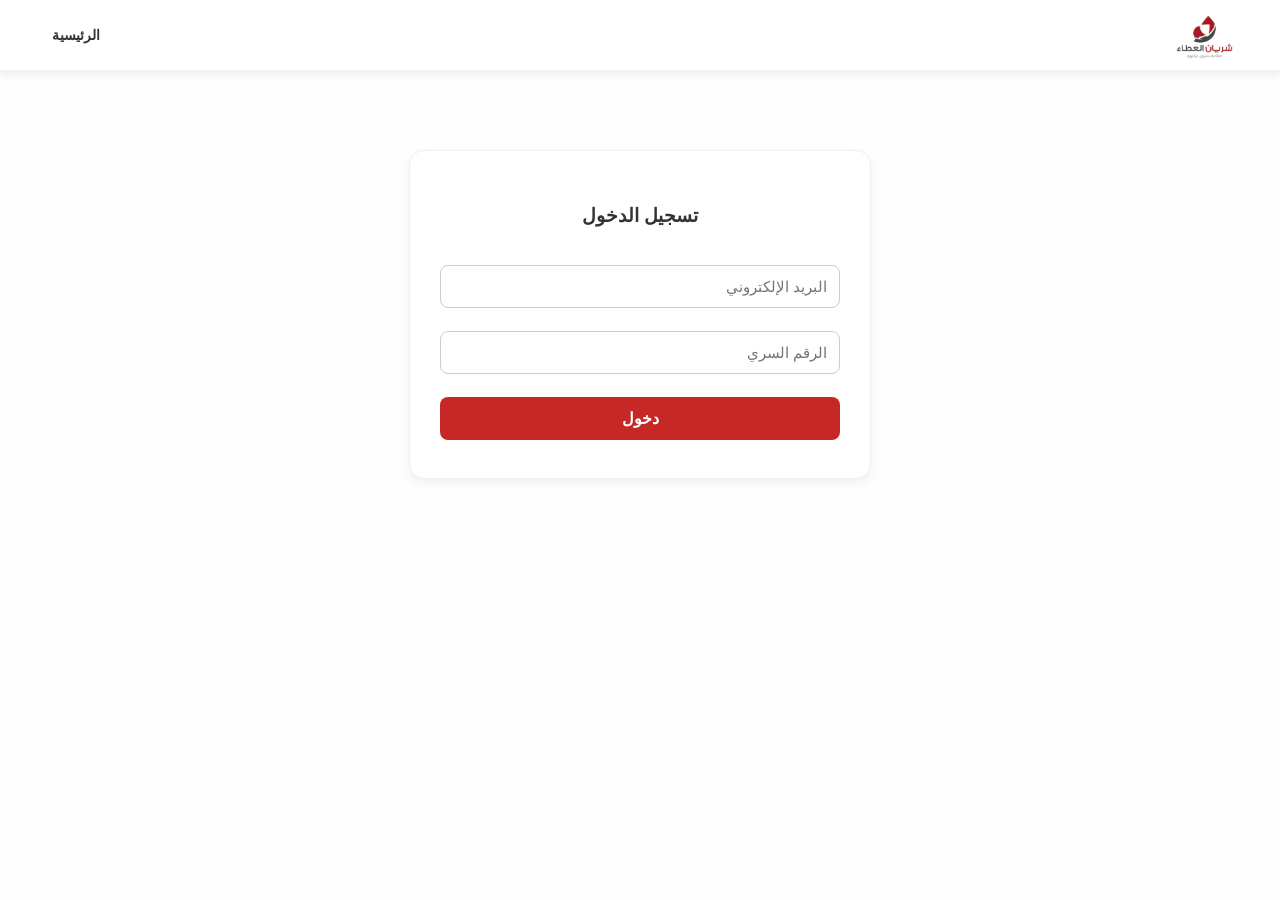
<file: src/main/resources/static/lep.html>
<!doctype html>
<html lang="ar" dir="ltr">
  <head>
    <meta charset="UTF-8" />
    <meta name="viewport" content="width=device-width, initial-scale=1.0" />
    <title>LEP Dashboard</title>
    <link
      href="https://fonts.googleapis.com/css2?family=DM+Sans:wght@300;400;500;600&family=DM+Mono:wght@400;500&display=swap"
      rel="stylesheet"
    />
    <style>
      :root {
        --bg: #f7f6f2;
        --surface: #ffffff;
        --surface2: #f0efe9;
        --border: #e2e0d8;
        --border2: #cccab8;
        --text: #1a1916;
        --text2: #6b6960;
        --text3: #9e9c93;
        --purple: #f472b6;
        --purple-light: #fce7f3;
        --purple-mid: #fbcfe8;
        --green: #2e7d5e;
        --green-light: #e8f5ee;
        --red: #c0392b;
        --red-light: #fdecea;
        --amber: #b45309;
        --amber-light: #fef3c7;
        --blue: #1d5fa8;
        --blue-light: #dbeafe;
        --radius: 10px;
        --radius-lg: 14px;
        --shadow: 0 1px 3px rgba(0, 0, 0, 0.06), 0 1px 2px rgba(0, 0, 0, 0.04);
      }
      * {
        box-sizing: border-box;
        margin: 0;
        padding: 0;
      }
      body {
        font-family: "DM Sans", sans-serif;
        background: var(--bg);
        color: var(--text);
        font-size: 14px;
        line-height: 1.5;
        min-height: 100vh;
      }
      .layout {
        display: flex;
        min-height: 100vh;
      }
select {
  padding: 6px 10px;
  border-radius: 8px;
  border: 1px solid #d1d5db;
  background-color: #ffffff;
  font-size: 13px;
  cursor: pointer;
  transition: 0.2s ease;
  min-width: 110px;
}

select:hover {
  border-color: #3b82f6;
}

select:focus {
  outline: none;
  border-color: #2563eb;
  box-shadow: 0 0 0 3px rgba(37, 99, 235, 0.2);
}button {
  padding: 6px 12px;
  border-radius: 8px;
  font-size: 13px;
  cursor: pointer;
  border: none;
  transition: 0.2s ease;
}

/* Delete button */
button {
  background-color: #ef4444;
  color: white;
}

button:hover {
  background-color: #dc2626;
  transform: scale(1.03);
}

button:active {
  transform: scale(0.97);
}
      /* SIDEBAR */
      .sidebar {
        width: 220px;
        background: var(--surface);
        border-right: 1px solid var(--border);
        display: flex;
        flex-direction: column;
        position: fixed;
        top: 0;
        left: 0;
        bottom: 0;
        z-index: 100;
      }
      .sidebar-brand {
        padding: 24px 20px 20px;
        border-bottom: 1px solid var(--border);
      }
      .brand-logo {
        display: flex;
        align-items: center;
        gap: 10px;
      }
      .brand-icon {
        width: 32px;
        height: 32px;
        background: var(--purple);
        border-radius: 8px;
        display: flex;
        align-items: center;
        justify-content: center;
        color: white;
        font-size: 15px;
        font-weight: 600;
        font-family: "DM Mono", monospace;
      }
      .brand-name {
        font-size: 15px;
        font-weight: 600;
        color: var(--text);
      }
      .brand-sub {
        font-size: 11px;
        color: var(--text3);
        margin-top: 1px;
      }
      .sidebar-nav {
        padding: 12px 10px;
        flex: 1;
      }
      .nav-section-label {
        font-size: 10px;
        font-weight: 600;
        text-transform: uppercase;
        letter-spacing: 0.08em;
        color: var(--text3);
        padding: 8px 10px 4px;
      }
      .nav-item {
        display: flex;
        align-items: center;
        gap: 10px;
        padding: 9px 12px;
        border-radius: var(--radius);
        cursor: pointer;
        color: var(--text2);
        font-size: 13.5px;
        transition: all 0.15s;
        margin-bottom: 1px;
        border: none;
        background: none;
        width: 100%;
        text-align: left;
      }
      .nav-item:hover {
        background: var(--surface2);
        color: var(--text);
      }
      .nav-item.active {
        background: var(--purple-light);
        color: var(--purple);
        font-weight: 500;
      }
      .nav-icon {
        width: 16px;
        text-align: center;
        font-size: 15px;
        flex-shrink: 0;
      }
      .nav-badge {
        margin-left: auto;
        background: var(--purple);
        color: white;
        font-size: 10px;
        font-weight: 600;
        padding: 2px 7px;
        border-radius: 99px;
        font-family: "DM Mono", monospace;
      }
      .loader {
        position: fixed;
        top: 0;
        left: 0;
        width: 100%;
        height: 100%;
        background: rgba(0, 0, 0, 0.5);
        color: white;
        font-size: 24px;
        display: flex;
        justify-content: center;
        align-items: center;
        z-index: 9999;
      }

      .hidden {
        display: none;
      }
      .sidebar-footer {
        padding: 16px 20px;
        border-top: 1px solid var(--border);
      }
      .user-row {
        display: flex;
        align-items: center;
        gap: 10px;
      }
      .user-avatar {
        width: 32px;
        height: 32px;
        border-radius: 50%;
        background: var(--purple-mid);
        display: flex;
        align-items: center;
        justify-content: center;
        font-size: 12px;
        font-weight: 600;
        color: var(--purple);
      }
      .user-name {
        font-size: 13px;
        font-weight: 500;
      }
      .user-role {
        font-size: 11px;
        color: var(--text3);
      }

      /* MAIN */
      .main {
        margin-left: 220px;
        flex: 1;
        min-height: 100vh;
      }
      .topbar {
        background: var(--surface);
        border-bottom: 1px solid var(--border);
        padding: 0 28px;
        height: 56px;
        display: flex;
        align-items: center;
        justify-content: space-between;
        position: sticky;
        top: 0;
        z-index: 50;
      }
      .topbar-title {
        font-size: 16px;
        font-weight: 600;
      }
      .topbar-actions {
        display: flex;
        gap: 8px;
        align-items: center;
      }
      .content {
        padding: 28px;
      }

      /* PAGES */
      .page {
        display: none;
      }
      .page.active {
        display: block;
      }

      /* METRIC CARDS */
      .metrics-grid {
        display: grid;
        grid-template-columns: repeat(4, 1fr);
        gap: 14px;
        margin-bottom: 28px;
      }
      .metric-card {
        background: var(--surface);
        border: 1px solid var(--border);
        border-radius: var(--radius-lg);
        padding: 18px 20px;
        box-shadow: var(--shadow);
      }
      .metric-label {
        font-size: 12px;
        color: var(--text3);
        font-weight: 500;
        text-transform: uppercase;
        letter-spacing: 0.06em;
        margin-bottom: 8px;
      }
      .metric-value {
        font-size: 28px;
        font-weight: 600;
        color: var(--text);
        font-family: "DM Mono", monospace;
        line-height: 1;
      }
      .metric-sub {
        font-size: 12px;
        color: var(--text3);
        margin-top: 4px;
      }
      .metric-card.accent-purple {
        border-left: 3px solid var(--purple);
      }
      .metric-card.accent-green {
        border-left: 3px solid var(--green);
      }
      .metric-card.accent-amber {
        border-left: 3px solid var(--amber);
      }
      .metric-card.accent-red {
        border-left: 3px solid var(--red);
      }

      /* GRID 2-COL */
      .two-col {
        display: grid;
        grid-template-columns: 1fr 1fr;
        gap: 20px;
      }
      .full-col {
        grid-column: 1 / -1;
      }

      /* CARD */
      .card {
        background: var(--surface);
        border: 1px solid var(--border);
        border-radius: var(--radius-lg);
        box-shadow: var(--shadow);
        overflow: hidden;
        margin-bottom: 65px;
      }
      .card-header {
        padding: 16px 20px;
        border-bottom: 1px solid var(--border);
        display: flex;
        align-items: center;
        justify-content: space-between;
      }
      .card-title {
        font-size: 14px;
        font-weight: 600;
      }
      .card-body {
        padding: 20px;
      }

      /* TABLE */
      table {
        width: 100%;
        border-collapse: collapse;
      }
      thead th {
        text-align: left;
        padding: 10px 14px;
        font-size: 11px;
        font-weight: 600;
        text-transform: uppercase;
        letter-spacing: 0.06em;
        color: var(--text3);
        background: var(--surface2);
        border-bottom: 1px solid var(--border);
      }
      tbody td {
        padding: 11px 14px;
        border-bottom: 1px solid var(--border);
        font-size: 13.5px;
        color: var(--text);
      }
      tbody tr:last-child td {
        border-bottom: none;
      }
      tbody tr:hover td {
        background: var(--surface2);
      }

      /* BADGES */
      .badge {
        display: inline-flex;
        align-items: center;
        padding: 3px 10px;
        border-radius: 99px;
        font-size: 11px;
        font-weight: 600;
        letter-spacing: 0.02em;
      }
      .badge-pending {
        background: var(--amber-light);
        color: var(--amber);
      }
      .badge-accepted {
        background: var(--green-light);
        color: var(--green);
      }
      .badge-rejected {
        background: var(--red-light);
        color: var(--red);
      }
      .badge-onetime {
        background: var(--blue-light);
        color: var(--blue);
      }
      .badge-repeat {
        background: var(--purple-light);
        color: var(--purple);
      }

      /* BUTTONS */
      .btn {
        display: inline-flex;
        align-items: center;
        gap: 6px;
        padding: 6px 14px;
        border-radius: var(--radius);
        border: 1px solid var(--border);
        background: var(--surface);
        color: var(--text);
        font-size: 12.5px;
        font-weight: 500;
        font-family: "DM Sans", sans-serif;
        cursor: pointer;
        transition: all 0.15s;
        white-space: nowrap;
      }
      .btn:hover {
        background: var(--surface2);
        border-color: var(--border2);
      }
      .btn-sm {
        padding: 4px 10px;
        font-size: 12px;
      }
      .btn-primary {
        background: var(--purple);
        color: white;
        border-color: var(--purple);
      }
      .btn-primary:hover {
        background: #5a4dcf;
        border-color: #5a4dcf;
      }
      .btn-success {
        background: var(--green-light);
        color: var(--green);
        border-color: #a7d4bc;
      }
      .btn-success:hover {
        background: #d4eddf;
      }
      .btn-danger {
        background: var(--red-light);
        color: var(--red);
        border-color: #f5bbb6;
      }
      .btn-danger:hover {
        background: #fbd5d2;
      }
      .btn-info {
        background: var(--blue-light);
        color: var(--blue);
        border-color: #b3d1f5;
      }
      .btn-info:hover {
        background: #cce2fb;
      }
      .btn-full {
        width: 100%;
        justify-content: center;
        padding: 10px;
        font-size: 14px;
      }
      .btn-group {
        display: flex;
        gap: 6px;
        align-items: center;
      }

      /* TABS */
      .tabs {
        display: flex;
        gap: 4px;
        margin-bottom: 20px;
        border-bottom: 1px solid var(--border);
        padding-bottom: 0;
      }
      .tab-btn {
        padding: 8px 18px;
        border: none;
        background: none;
        font-family: "DM Sans", sans-serif;
        font-size: 13.5px;
        color: var(--text2);
        cursor: pointer;
        border-bottom: 2px solid transparent;
        margin-bottom: -1px;
        transition: all 0.15s;
        font-weight: 500;
      }
      .tab-btn:hover {
        color: var(--text);
      }
      .tab-btn.active {
        color: var(--purple);
        border-bottom-color: var(--purple);
      }
      .tab-content {
        display: none;
      }
      .tab-content.active {
        display: block;
      }

      /* FORM */
      .form-group {
        margin-bottom: 18px;
      }
      .form-label {
        display: block;
        font-size: 12.5px;
        font-weight: 600;
        color: var(--text2);
        margin-bottom: 6px;
        text-transform: uppercase;
        letter-spacing: 0.05em;
      }
      .form-input,
      .form-select {
        width: 100%;
        padding: 9px 12px;
        border: 1px solid var(--border);
        border-radius: var(--radius);
        background: var(--surface);
        color: var(--text);
        font-family: "DM Sans", sans-serif;
        font-size: 14px;
        transition: border-color 0.15s;
        outline: none;
      }
      .form-input:focus,
      .form-select:focus {
        border-color: var(--purple);
        box-shadow: 0 0 0 3px rgba(107, 92, 231, 0.1);
      }

      /* CHECKBOX DONORS */
      .donor-checkbox-list {
        display: flex;
        flex-direction: column;
        gap: 6px;
        max-height: 300px;
        overflow-y: auto;
      }
      .donor-check-item {
        display: flex;
        align-items: center;
        gap: 12px;
        padding: 10px 14px;
        border: 1px solid var(--border);
        border-radius: var(--radius);
        cursor: pointer;
        background: var(--surface);
        transition: all 0.12s;
        user-select: none;
         justify-content: space-between;
      }
      .donor-check-item:hover {
        border-color: var(--purple-mid);
        background: var(--purple-light);
      }
      .donor-check-item.checked {
        border-color: var(--purple);
        background: var(--purple-light);
      }
      .check-box {
        width: 18px;
        height: 18px;
        border: 1.5px solid var(--border2);
        border-radius: 4px;
        display: flex;
        align-items: center;
        justify-content: center;
        flex-shrink: 0;
        font-size: 11px;
        color: white;
        transition: all 0.12s;
         margin-left: auto;
      }
      .checked .check-box {
        background: var(--purple);
        border-color: var(--purple);
      }
      .donor-check-name {
        font-size: 13.5px;
        font-weight: 500;
        flex: 1;
      }
      .donor-check-blood {
        font-size: 12px;
        background: var(--surface2);
        padding: 2px 8px;
        border-radius: 99px;
        color: var(--text2);
        font-family: "DM Mono", monospace;
      }
      .selection-hint {
        font-size: 12.5px;
        color: var(--text3);
        margin-bottom: 10px;
        display: flex;
        align-items: center;
        justify-content: space-between;
      }
      .selection-counter {
        font-family: "DM Mono", monospace;
        font-size: 13px;
        font-weight: 600;
        color: var(--purple);
      }

      /* CHILD CARDS */
      .child-list {
        display: flex;
        flex-direction: column;
        gap: 12px;
      }
      .child-card {
        background: var(--surface);
        border: 1px solid var(--border);
        border-radius: var(--radius-lg);
        padding: 16px 20px;
        box-shadow: var(--shadow);
      }
      .child-card-top {
        display: flex;
        align-items: flex-start;
        justify-content: space-between;
        margin-bottom: 12px;
      }
      .child-avatar {
        width: 40px;
        height: 40px;
        border-radius: 50%;
        background: var(--purple-light);
        display: flex;
        align-items: center;
        justify-content: center;
        font-size: 14px;
        font-weight: 600;
        color: var(--purple);
        flex-shrink: 0;
        margin-right: 12px;
      }
      .child-info-row {
        display: flex;
        gap: 12px;
        align-items: center;
      }
      .child-name {
        font-size: 15px;
        font-weight: 600;
        margin-bottom: 3px;
      }
      .child-meta {
        font-size: 12px;
        color: var(--text3);
      }
      .child-groups {
        display: flex;
        flex-wrap: wrap;
        gap: 6px;
        padding-top: 12px;
        border-top: 1px solid var(--border);
      }
      .group-pill {
        font-size: 12px;
        padding: 4px 12px;
        background: var(--surface2);
        border: 1px solid var(--border);
        border-radius: 99px;
        color: var(--text2);
      }

      /* GROUP CARDS */
      .group-card-list {
        display: flex;
        flex-direction: column;
        gap: 14px;
      }
      .group-card2 {
        background: var(--surface);
        border: 1px solid var(--border);
        border-radius: var(--radius-lg);
        box-shadow: var(--shadow);
        overflow: hidden;
      }
      .group-card2-header {
        padding: 14px 18px;
        border-bottom: 1px solid var(--border);
        display: flex;
        align-items: center;
        justify-content: space-between;
        background: var(--surface2);
      }
      .group-card2-title {
        font-size: 14px;
        font-weight: 600;
      }
      .group-child-badge {
        font-size: 12px;
        background: var(--blue-light);
        color: var(--blue);
        padding: 3px 12px;
        border-radius: 99px;
        font-weight: 500;
      }
      .member-list {
        padding: 0 18px;
      }
      .member-row {
        display: flex;
        align-items: center;
        justify-content: space-between;
        padding: 10px 0;
        border-bottom: 1px solid var(--border);
      }
      .member-row:last-child {
        border-bottom: none;
      }
      .member-info {
        display: flex;
        align-items: center;
        gap: 10px;
      }
      .member-avatar {
        width: 30px;
        height: 30px;
        border-radius: 50%;
        background: var(--green-light);
        display: flex;
        align-items: center;
        justify-content: center;
        font-size: 11px;
        font-weight: 600;
        color: var(--green);
      }
      .member-name {
        font-size: 13.5px;
        font-weight: 500;
      }
      .member-blood {
        font-size: 11px;
        color: var(--text3);
        font-family: "DM Mono", monospace;
      }
      .group-card2-footer {
        padding: 12px 18px;
        border-top: 1px solid var(--border);
        display: flex;
        align-items: center;
        justify-content: space-between;
      }
      .group-member-count {
        font-size: 12px;
        color: var(--text3);
      }

      /* MODAL */
      .modal-overlay {
        display: none;
        position: fixed;
        inset: 0;
        background: rgba(0, 0, 0, 0.35);
        z-index: 200;
        align-items: center;
        justify-content: center;
      }
      .modal-overlay.open {
        display: flex;
      }
      .modal {
        background: var(--surface);
        border-radius: var(--radius-lg);
        border: 1px solid var(--border);
        width: 420px;
        max-width: 90vw;
        max-height: 90vh;
        overflow-y: auto;
        box-shadow: 0 20px 60px rgba(0, 0, 0, 0.15);
        overflow: hidden;
      }
      .modal-header {
        padding: 16px 20px;
        border-bottom: 1px solid var(--border);
        display: flex;
        align-items: center;
        justify-content: space-between;
      }
      .modal-title {
        font-size: 15px;
        font-weight: 600;
      }
      .modal-close {
        background: none;
        border: none;
        cursor: pointer;
        font-size: 18px;
        color: var(--text3);
        padding: 0;
        line-height: 1;
      }
      .modal-body {
        padding: 20px;
      }
      .modal-footer {
        padding: 14px 20px;
        border-top: 1px solid var(--border);
        display: flex;
        justify-content: flex-end;
        gap: 8px;
      }

      /* ALERT */
      .alert {
        padding: 10px 14px;
        border-radius: var(--radius);
        font-size: 13px;
        margin-top: 12px;
        display: none;
      }
      .alert-error {
        background: var(--red-light);
        color: var(--red);
        border: 1px solid #f5bbb6;
      }
      .alert-success {
        background: var(--green-light);
        color: var(--green);
        border: 1px solid #a7d4bc;
      }
      .alert.show {
        display: block;
      }

      /* EMPTY STATE */
      .empty-state {
        text-align: center;
        padding: 48px 20px;
        color: var(--text3);
      }
      .empty-state-icon {
        font-size: 36px;
        margin-bottom: 12px;
      }
      .empty-state-text {
        font-size: 14px;
      }

      /* SECTION HEADER */
      .section-header {
        display: flex;
        align-items: center;
        justify-content: space-between;
        margin-bottom: 16px;
      }
      .section-title {
        font-size: 15px;
        font-weight: 600;
      }

      /* SCROLLBAR */
      ::-webkit-scrollbar {
        width: 5px;
        height: 5px;
      }
      ::-webkit-scrollbar-track {
        background: transparent;
      }
      ::-webkit-scrollbar-thumb {
        background: var(--border2);
        border-radius: 99px;
      }

      /* RESPONSIVE */
      @media (max-width: 900px) {
        .metrics-grid {
          grid-template-columns: repeat(2, 1fr);
        }
        .two-col {
          grid-template-columns: 1fr;
        }
      }
      #toast-container {
        position: fixed;
        top: 20px;
        right: 20px;
        z-index: 9999;
      }

      .toast {
        min-width: 250px;
        margin-bottom: 10px;
        padding: 12px 16px;
        border-radius: 8px;
        color: white;
        font-family: Arial;
        box-shadow: 0 4px 10px rgba(0, 0, 0, 0.2);
        animation:
          slideIn 0.3s ease,
          fadeOut 0.5s ease 2.5s forwards;
      }

      .toast.success {
        background: #28a745;
      }

      .toast.error {
        background: #dc3545;
      }

      @keyframes slideIn {
        from {
          transform: translateX(100%);
          opacity: 0;
        }
        to {
          transform: translateX(0);
          opacity: 1;
        }
      }

      @keyframes fadeOut {
        to {
          opacity: 0;
          transform: translateX(100%);
        }
      }
    </style>
  </head>
  <body>
    <div class="layout">
      <!-- SIDEBAR -->
      <aside class="sidebar">
        <div class="sidebar-brand">
          <div class="brand-logo">
            <div class="brand-icon">L</div>
            <div>
              <div class="brand-name">LEP System</div>
              <div class="brand-sub">Donor Management</div>
            </div>
          </div>
        </div>
        <nav class="sidebar-nav">
          <div class="nav-section-label">Main</div>
          <button class="nav-item active" onclick="showPage('dashboard', this)">
            <span class="nav-icon">◈</span> Dashboard
            <span class="nav-badge" id="pending-badge">5</span>
          </button>
          <button class="nav-item" onclick="showPage('donors', this)">
            <span class="nav-icon">◎</span> Donors
          </button>
          <button class="nav-item" onclick="showPage('children', this)">
            <span class="nav-icon">◉</span> Children
          </button>
          <div class="nav-section-label" style="margin-top: 8px">Groups</div>
          <button class="nav-item" onclick="showPage('groups', this)">
            <span class="nav-icon">⊞</span> All Groups
          </button>
          <button
            class="nav-item"
            id="nav-create-group"
            onclick="showPage('create-group', this)"
          >
            <span class="nav-icon">⊕</span> Create Group
          </button>
        </nav>
        <div class="sidebar-footer">
          <div class="user-row">
            <div class="user-avatar">ME</div>
            <div>
              <!-- <div class="user-name">Dr. Mona Emad</div> -->
              <div class="user-role">LEP</div>
            </div>
          </div>
        </div>
      </aside>

      <!-- EDIT CHILD MODAL -->
      <div class="modal-overlay" id="edit-child-modal">
        <div class="modal">
          <div class="modal-header">
            <div class="modal-title">Edit Child</div>
            <button class="modal-close" onclick="closeEditChild()">✕</button>
          </div>
          <div class="modal-body">
            <div class="form-group">
              <label class="form-label">Name</label>
              <input type="text" id="ec-name" class="form-input" />
            </div>
            <div class="form-group">
              <label class="form-label">Age</label>
              <input type="number" id="ec-age" class="form-input" />
            </div>
            <label class="form-label">Blood Type</label>
            <select class="form-select" id="ec-blood"  disabled>
              <option value="" >Blood Types</option>
            </select>
            <div class="form-group">
              <label class="form-label">Parent Number</label>
              <input
                class="form-input"
                id="ec-parent-number"
                placeholder="e.g. 01234567890"
              />
            </div>
            <!-- <div class="form-group">
              <label class="form-label">Assign to Groups</label>
              <p
                style="
                  font-size: 12px;
                  color: var(--text3);
                  margin-bottom: 10px;
                "
              >
                Select groups to assign this child to:
              </p>
              <div
                class="donor-checkbox-list"
                id="ec-groups-list"
                style="max-height: 200px"
              >
             
              </div>
            </div> -->
            <div id="ec-alert" class="alert"></div>
          </div>
          <div class="modal-footer">
            <button class="btn" onclick="closeEditChild()">Cancel</button>
            <button class="btn btn-primary" onclick="updateChild()">
              Save
            </button>
          </div>
        </div>
      </div>

      <!-- ADD CHILD MODAL -->
      <div class="modal-overlay" id="add-child-modal">
        <div class="modal">
          <div class="modal-header">
            <div class="modal-title">Add Child</div>
            <button class="modal-close" onclick="closeAddChild()">✕</button>
          </div>
          <div class="modal-body">
            <div class="form-group">
              <label class="form-label">Name</label>
              <input
                class="form-input"
                id="ac-name"
                placeholder="Child's full name"
              />
            </div>
            <div class="form-group">
              <label class="form-label">Age</label>
              <input
                class="form-input"
                id="ac-age"
                placeholder="Age"
                type="number"
              />
            </div>
            <div class="form-group">
              <label class="form-label">Blood Type</label>
              <select class="form-select" id="ac-blood">
                <option value="" disabled selected>Blood Types</option>
              </select>
            </div>

            <div class="form-group">
              <label class="form-label">Parent Number</label>
              <input
                class="form-input"
                id="ac-parent-number"
                placeholder="e.g. 01234567890"
              />
            </div>

            <div id="ac-alert" class="alert"></div>
          </div>
          <div class="modal-footer">
            <button class="btn" onclick="closeAddChild()">Cancel</button>
            <button class="btn btn-primary" onclick="addChild()">
              Add Child
            </button>
          </div>
        </div>
      </div>

      <!-- ADD DONOR TO GROUP MODAL -->
      <div class="modal-overlay" id="add-donor-modal">
        <div class="modal">
          <div class="modal-header">
            <div class="modal-title">Add Donor to Group</div>
            <button class="modal-close" onclick="closeAddDonorModal()">
              ✕
            </button>
          </div>
          <div class="modal-body">
            <p
              style="font-size: 13px; color: var(--text2); margin-bottom: 14px"
            >
              Select a donor to add to this group:
            </p>
            <div class="donor-checkbox-list" id="add-donor-list">
              <!-- Populated dynamically -->
            </div>
            <div id="add-donor-alert" class="alert"></div>
          </div>
          <div class="modal-footer">
            <button class="btn" onclick="closeAddDonorModal()">Cancel</button>
            <button class="btn btn-primary" onclick="confirmAddDonor()">
              Add Donor
            </button>
          </div>
        </div>
      </div>

      <!-- MAIN CONTENT -->
      <main class="main">
        <div class="topbar">
          <div class="topbar-title" id="topbar-title">Dashboard</div>
          <div class="topbar-actions">
            <button class="btn btn-sm">🔔 Notifications</button>
          </div>
        </div>
        <div class="content">
          <!-- ===== DASHBOARD PAGE ===== -->
          <div class="page active" id="p-dashboard">
            <div class="metrics-grid">
              <div class="metric-card accent-purple">
                <div class="metric-label">Total Donors</div>
                <div class="metric-value" id="m-total">0</div>
                <div class="metric-sub">Registered in system</div>
              </div>
              <div class="metric-card accent-amber">
                <div class="metric-label">Pending Review</div>
                <div class="metric-value" id="m-pending">0</div>
                <div class="metric-sub">Awaiting checkup result</div>
              </div>
              <div class="metric-card accent-green">
                <div class="metric-label">Accepted Donors</div>
                <div class="metric-value" id="m-accepted">0</div>
                <div class="metric-sub">Ready for donation</div>
              </div>
              <div class="metric-card accent-red">
                <div class="metric-label">Active Groups</div>
                <div class="metric-value" id="m-groups">0</div>
                <div class="metric-sub">Across children</div>
              </div>
            </div>

            <div class="two-col">
              <div class="card full-col">
                <div class="card-header">
                  <div class="card-title">Pending Donors — Awaiting Action</div>
                  <span class="badge badge-pending" id="dash-pending-badge"
                    >0 pending</span
                  >
                </div>
                <table id="dash-pending-table">
                  <thead>
                    <tr>
                      <th>Name</th>
                      <th>Blood Type</th>
                      <th>Checkup Date</th>
                      <th>Status</th>
                      <th>Actions</th>
                    </tr>
                  </thead>
                  <tbody></tbody>
                </table>
              </div>
            </div>
          </div>

          <!-- ===== DONORS PAGE ===== -->
          <div class="page" id="p-donors">
            <div class="tabs">
              <button
                class="tab-btn active"
                onclick="switchTab(this, 't-accepted')"
              >
                Accepted
              </button>
              <button class="tab-btn" onclick="switchTab(this, 't-pending')">
                Pending
              </button>
            </div>

            <div class="tab-content active" id="t-accepted">
              <div class="card">
                <div class="card-header">
                  <div class="card-title">Accepted Repeat Donors</div>
                  <span
                    class="badge badge-accepted"
                    id="donors-accepted-Repeat-badge"
                  >
                    0
                  </span>
                </div>
                <table>
                  <thead>
                    <tr>
                      <th>Name</th>
                      <th>Email</th>
                      <th>Blood Type</th>
                     
                      <th>Status</th>
                       <th>Type</th>

                      <th>Actions</th>
                    </tr>
                  </thead>
                  <tbody id="t-accepted-repeat-tbody"></tbody>
                </table>
              </div>
              <div class="card">
                <div class="card-header">
                  <div class="card-title">Accepted One-Time Donors</div>
                  <span
                    class="badge badge-accepted"
                    id="donors-accepted-OneTime-badge"
                  >
                    0
                  </span>
                </div>
                <table>
                  <thead>
                    <tr>
                      <th>Name</th>
                      <th>Email</th>
                      <th>Blood Type</th>
                      

                      <th>Status</th>
                      <th>Type</th>
                       <th>Actions</th>
                    </tr>
                  </thead>
                  <tbody id="t-accepted-onetime-tbody"></tbody>
                </table>
              </div>
            </div>

            <div class="tab-content" id="t-pending">
              <div class="card">
                <div class="card-header">
                  <div class="card-title">Pending Donors</div>
                  <span class="badge badge-pending" id="donors-pending-badge"
                    >0</span
                  >
                </div>
                <table>
                  <thead>
                    <tr>
                      <th>Name</th>
                      <th>Blood Type</th>
                      <th>Donation Type</th>
                      <th>Checkup Date</th>
                      <th>Status</th>
                      <th>Actions</th>
                    </tr>
                  </thead>
                  <tbody id="donors-pending-tbody"></tbody>
                </table>
              </div>
            </div>
          </div>

          <!-- ===== CHILDREN PAGE ===== -->
          <div class="page" id="p-children">
            <div class="section-header">
              <div class="section-title">Children</div>
              <button class="btn btn-primary" onclick="openAddChildModal()">
                + Add Child
              </button>
            </div>
            <div class="child-list" id="child-list"></div>
          </div>

          <!-- ===== GROUPS PAGE ===== -->
<div class="page" id="p-groups">
  <div class="section-header">
    <div class="section-title">All Groups</div>

    <button
      class="btn btn-primary"
      onclick="showPage('create-group', document.getElementById('nav-create-group'))"
    >
      + Create Group
    </button>
  </div>

  <!-- 🔥 Dynamic groups will be injected here -->
  <div class="group-card-list" id="group-card-list">
    <!-- JS RENDERS EVERYTHING HERE -->
  </div>
</div>
        
          <!-- ===== CREATE GROUP PAGE ===== -->
     <div class="page" id="p-create-group">
    <div class="section-header">
      <div class="section-title">Create New Group</div>
    </div>
    <div style="width:100%">
      <div class="card">
        <div class="card-body">
 
          <div class="form-group">
            <label class="form-label">Select Child</label>
            <select class="form-select" id="cg-child" onchange="onChildChange()">
              <option value="">— Choose a child —</option>
              <!-- populated dynamically -->
            </select>
          </div>
 
          <div class="form-group">
            <label class="form-label">Select Donors</label>
            <div class="selection-hint">
              <span>Select between 3 and 6 donors</span>
              <span class="selection-counter">
                <span id="cg-count">0</span> / 6 selected
              </span>
            </div>
            <div class="donor-checkbox-list" id="cg-donor-list">
              <!-- populated dynamically after child is chosen -->
            </div>
          </div>
 
          <div id="cg-alert" class="alert"></div>
 
          <button
            class="btn btn-primary btn-full"
            onclick="createGroup()"
            style="margin-top: 8px"
          >
            Create Group
          </button>
 
        </div>
      </div>
    </div>
  </div>
     
        <!-- /content -->
      </main>
    </div>
    <!-- DONATION LIFECYCLE MODAL -->
<!-- DONATION LIFECYCLE MODAL -->
<div class="modal-overlay" id="lifecycle-modal">
  <div class="modal" style="width:500px; max-height:85vh; overflow-y:auto;">
    <div class="modal-header">
      <div class="modal-title" id="lifecycle-modal-title">Donation Life Cycle</div>
      <button class="modal-close" onclick="closeLifecycleModal()">✕</button>
    </div>
    <div class="modal-body" id="lifecycle-modal-body"></div>
    <!-- <div class="modal-footer">
      <button class="btn" onclick="closeLifecycleModal()">Close</button>
    </div> -->
  </div>
</div>
    <div id="toast-container"></div>
    <div id="global-loader" class="loader hidden">Processing...</div>

    <script>
      const API_BASE = 'http://localhost:9090';
      // ================= USER CHECK =================
      let lepId, lepName;

      try {
        const stored = localStorage.getItem("user");
        if (stored) {
          const u = JSON.parse(stored);
          lepId = u.id || 1;
          lepName = u.name || "LEP";

          if (!u.role || u.role !== "LEP") {
            window.location.href = "login.html";
          }
        } else {
          window.location.href = "login.html";
        }
      } catch {
        window.location.href = "login.html";
      }
async function openLifecycleModal(group) {
const response = await fetch(
  `http://localhost:9090/donGroup/getCurrentDonors/${group.id}`
);

const res = await response.json(); // ✅ FIX

const current = res[0] || null;
const backup  = res[1] || null;
  const donorBlock = (d, type) => {
    const isMain  = type === 'current';
    const bg      = isMain ? '#e8f8ef'  : '#fff8e1';
    const border  = isMain ? '#1e7e4a'  : '#c67c00';
    const label   = isMain ? '⭐ Current Donor' : '🔁 Backup Donor';
    return `
      <div style="
        padding:12px; border-radius:10px; margin-bottom:10px;
        background:${bg}; border-left:5px solid ${border};
      ">
        <div style="font-weight:bold;font-size:14px;margin-bottom:6px">${label}</div>
        <div style="font-size:12px;color:#555;line-height:1.8">
          Name: ${d.name}<br/>
          Blood Type: ${d.bloodType || '—'}<br/>
          Email: ${d.email || '—'}<br/>
          Phone: ${d.phone || d.phoneNumber || '—'}
        </div>
      </div>`;
  };

  const emptyBlock = `<div style="color:gray;font-size:13px">No donors available</div>`;

  let donorUI = '';
  if (!current && !backup) {
    donorUI = emptyBlock;
  } else {
    if (current) donorUI += donorBlock(current, 'current');
    if (backup)  donorUI += donorBlock(backup,  'backup');
  }

  document.getElementById('lifecycle-modal-body').innerHTML = `
    <div style="
      background:white; border-radius:14px; padding:18px;
      box-shadow:0 6px 18px rgba(0,0,0,0.08);
    ">
      <h3 style="margin-bottom:6px">${group.child?.name || 'Child'}</h3>

      <div style="font-size:13px;color:#666;margin-bottom:12px">
        👶 <b >Child:</b> ${group.child?.name  || '—'} | 
        🩸<b> Blood:</b> ${group.child?.bloodType || '—'}  |
        👥<b> Donors: </b>${group.donorsCount}
      </div>

      <div style="font-size:12px;color:gray;margin-bottom:6px">Current Assignment</div>

      ${donorUI}
    </div>`;

  document.getElementById('lifecycle-modal-title').textContent =
    `Life Cycle — ${group.child?.name || 'Group'}`;
  document.getElementById('lifecycle-modal').classList.add('open');
}

function closeLifecycleModal() {
  document.getElementById('lifecycle-modal').classList.remove('open');
}  
async function loadDashboardMetrics() {
        try {
          const [pendingRes, repeatRes, oneTimeRes,groupRes] = await Promise.all([
            fetch("http://localhost:9090/donGroup/pending-donors"),
            fetch("http://localhost:9090/donGroup/acceptedRepeat-donors"),
            fetch("http://localhost:9090/donGroup/acceptedOneTime-donors"),
            fetch(`http://localhost:9090/donGroup/all/${lepId}`)
          ]);

          const pending = await pendingRes.json();
          const repeat = await repeatRes.json();
          const oneTime = await oneTimeRes.json();
          const groups=await groupRes.json();

          // ===== CALCULATIONS =====
          const pendingCount = pending.length;
          const acceptedCount = repeat.length + oneTime.length;
          const totalCount = pendingCount + acceptedCount;
          totalGroup=groups.length

          // ===== UPDATE UI =====
          document.getElementById("m-pending").textContent = pendingCount;
          document.getElementById("m-accepted").textContent = acceptedCount;
          document.getElementById("m-total").textContent = totalCount;
          document.getElementById("m-groups").textContent=totalGroup;
          document.getElementById("pending-badge").textContent = pendingCount;
          // badge
          document.getElementById("dash-pending-badge").textContent =
            pendingCount + " pending";
        } catch (err) {
          console.error("Error loading dashboard:", err);
        }
      }
      async function getPendingDonorsDash() {
        try {
          const res = await fetch(
            "http://localhost:9090/donGroup/pending-donors",
          );
          const data = await res.json();

          const tbody = document
            .getElementById("dash-pending-table")
            .querySelector("tbody");

          tbody.innerHTML = "";

          data.forEach((donor) => {
            const tr = document.createElement("tr");

            tr.innerHTML = `
                    <td><strong>${donor.name}</strong></td>
                    <td>${donor.bloodType}</td>
                    <td>${new Date(donor.checkUP).toLocaleDateString()}</td>
                    <td><span class="badge badge-pending">Pending</span></td>
                    <td>
                      <div class="btn-group">
                        <button class="btn btn-success btn-sm"
                          onclick="acceptDonor('${donor.id}', '${donor.name}', this)">
                          Accept
                        </button>
                        <button class="btn btn-danger btn-sm"
                          onclick="rejectDonor('${donor.id}', '${donor.name}', this)">
                          Reject
                        </button>
                      </div>
                    </td>
                  `;

            tbody.appendChild(tr);
          });

          // update metric ONLY once
          document.getElementById("m-pending").textContent = data.length;
          document.getElementById("dash-pending-badge").textContent =
            data.length + " pending";
        } catch (err) {
          console.error(err);
        }
      }

      // ================= TOAST =================
      function showToast(message, type = "success") {
        const container = document.getElementById("toast-container");
        if (!container) return;

        const toast = document.createElement("div");
        toast.className = `toast ${type}`;
        toast.innerText = message;

        container.appendChild(toast);
        setTimeout(() => toast.remove(), 3000);
      }

      // ================= LOADER =================
      function showLoader() {
        document.getElementById("global-loader")?.classList.remove("hidden");
      }

      function hideLoader() {
        document.getElementById("global-loader")?.classList.add("hidden");
      }

      // ================= RESET BADGES =================
      function resetDonors() {
        document.getElementById("donors-pending-badge").textContent =
          "0 Pending";
        document.getElementById("donors-accepted-Repeat-badge").textContent =
          "0 Accepted";
        document.getElementById("donors-accepted-OneTime-badge").textContent =
          "0 Accepted";
      }

      // ================= LOAD ALL =================
      async function loadDonors() {
        await refreshAll();
      }

      async function refreshAll() {
        resetDonors();

        await Promise.all([
          getPendingDonors(),
          getAcceptedRepeatDonors(),
          getAcceptedOneTimeDonors(),
          getPendingDonorsDash(),
          loadDashboardMetrics(),
          getAllChildren(),
        ]);
      }

      // ================= GET PENDING =================
      async function getPendingDonors() {
        try {
          const res = await fetch(
            "http://localhost:9090/donGroup/pending-donors",
          );
          const data = await res.json();

          // ===== TABLE =====
          const tbody = document.getElementById("donors-pending-tbody");

          tbody.innerHTML = "";

          data.forEach((donor) => {
            const tr = document.createElement("tr");

            tr.innerHTML = `
                                <td><strong>${donor.name}</strong></td>
                                <td>${donor.bloodType}</td>
                                <td>${donor.donationType}</td>
                                <td>${new Date(donor.checkUP).toLocaleDateString()}</td>
                                <td><span class="badge badge-pending">Pending</span></td>
                                <td>
                                  <div class="btn-group">
                                    <button class="btn btn-success btn-sm"
                                      onclick="acceptDonor('${donor.id}', '${donor.name}', this)">
                                      Accept
                                    </button>
                                    <button class="btn btn-danger btn-sm"
                                      onclick="rejectDonor('${donor.id}', '${donor.name}', this)">
                                      Reject
                                    </button>
                                  </div>
                                </td>
                              `;

            tbody.appendChild(tr);
          });
        } catch (err) {
          console.error("Error fetching pending donors:", err);
        }
      }
      // ================= GET ACCEPTED REPEAT =================
      async function getAcceptedRepeatDonors() {
        try {
          const res = await fetch(
            "http://localhost:9090/donGroup/acceptedRepeat-donors",
          );
          const data = await res.json();

          const tbody = document.querySelector("#t-accepted-repeat-tbody");
          tbody.innerHTML = "";

          data.forEach((donor) => {
            const tr = document.createElement("tr");

tr.innerHTML = `
  <td>${donor.name}</td>
  <td>${donor.email}</td>
  <td>${donor.bloodType}</td>
  <td>${donor.donorstatus}</td>
  <td>
    <select onchange="updateDonationType(${donor.id}, this.value)">
      <option value="REPEAT" ${donor.donationType === "REPEAT" ? "selected" : ""}>REPEAT</option>
      <option value="ONE_TIME" ${donor.donationType === "ONE_TIME" ? "selected" : ""}>ONE TIME</option>
    </select>
  </td>



  <td>
    <button onclick="deleteDonor(${donor.id})">Delete</button>
  </td>
`;
            tbody.appendChild(tr);
          });

          document.getElementById("donors-accepted-Repeat-badge").textContent =
            data.length + " Accepted";
        } catch (err) {
          console.error("Error fetching accepted repeat donors:", err);
        
        }
      }

      // ================= GET ACCEPTED ONE TIME =================
      async function getAcceptedOneTimeDonors() {
        try {
          const res = await fetch(
            "http://localhost:9090/donGroup/acceptedOneTime-donors",
          );
          const data = await res.json();

          const tbody = document.querySelector("#t-accepted-onetime-tbody");
          tbody.innerHTML = "";

          data.forEach((donor) => {
            const tr = document.createElement("tr");

tr.innerHTML = `
  <td>${donor.name}</td>
  <td>${donor.email}</td>
  <td>${donor.bloodType}</td>

    <td>${donor.donorstatus}</td>
  <td>
    <select onchange="updateDonationType(${donor.id}, this.value)">
      <option value="REPEAT" ${donor.donationType === "REPEAT" ? "selected" : ""}>REPEAT</option>
      <option value="ONE_TIME" ${donor.donationType === "ONE_TIME" ? "selected" : ""}>ONE TIME</option>
    </select>
  </td>



  <td>
    <button onclick="deleteDonor(${donor.id})">Delete</button>
  </td>
`;
            tbody.appendChild(tr);
          });

          document.getElementById("donors-accepted-OneTime-badge").textContent =
            data.length + " Accepted";
        } catch (err) {
          console.error("Error fetching accepted one-time donors:", err);
        }
     
      }

function updateDonationType(id, type) {
  fetch(`http://localhost:9090/update-donor-status/${id}`, {
    method: "PUT",
    headers: {
      "Content-Type": "application/json"
    },
    body: JSON.stringify(type)   // ✅ RAW STRING ONLY
  })
  .then(res => {
    if (!res.ok) throw new Error("Update failed");
    return res.text();
  })
  .then(() => {
    console.log("Donation type updated");
  })
  .catch(console.error);
}
function deleteDonor(id) {
  if (!confirm("Are you sure?")) return;

  fetch(`http://localhost:9090/donor/${id}`, {
    method: "DELETE"
  }).then(() => loadDonors());
}
      // ================= ACCEPT =================
      async function acceptDonor(id, name, btn) {
        btn.disabled = true;
        showLoader();

        try {
          const res = await fetch(
            `http://localhost:9090/accept-donor/${id}/${lepId}`,
            { method: "POST" },
          );

          if (res.ok) {
            showToast(`Donor ${name} accepted successfully!`, "success");
            await refreshAll();
          } else {
            showToast(`Failed to accept donor ${name}.`, "error");
          }
        } catch (err) {
          console.error(err);
          showToast(`Error accepting donor ${name}.`, "error");
        }

        btn.disabled = false;
        hideLoader();
      }

      // ================= REJECT =================
      async function rejectDonor(id, name, btn) {
        btn.disabled = true;
        showLoader();

        try {
          const res = await fetch(
            `http://localhost:9090/reject-donor/${id}/${lepId}`,
            { method: "POST" },
          );

          if (res.ok) {
            showToast(`Donor ${name} rejected successfully!`, "success");
            await refreshAll();
          } else {
            showToast(`Failed to reject donor ${name}.`, "error");
          }
        } catch (err) {
          console.error(err);
          showToast(`Error rejecting donor ${name}.`, "error");
        }

        btn.disabled = false;
        hideLoader();
      }

      // ================= INIT =================
      loadDonors();
      getPendingDonorsDash();
      loadDashboardMetrics();
      async function getAllChildren() {
        try {
          const res = await fetch(`http://localhost:9090/child/${lepId}`);
          const data = await res.json();

          const container = document.getElementById("child-list");
          container.innerHTML = "";

          data.forEach((child) => {
            const card = document.createElement("div");
            card.className = "child-card";

            // 🔥 IMPORTANT FIX
            card.setAttribute("data-child-id", child.id);

            card.innerHTML = `
        <div class="child-card-top">
          <div class="child-info-row">
            <div class="child-avatar">${child.name?.[0] || "?"}</div>

            <div>
              <div class="child-name">${child.name}</div>
              <div class="child-meta">
                ${child.age} years old | ${child.bloodType} | ${child.parentNumber}
              </div>
            </div>
          </div>

          <div class="btn-group">
            <button class="btn btn-info btn-sm"
              onclick="openEditChild(${child.id})">
              Edit
            </button>

            <button class="btn btn-danger btn-sm"
              onclick="deleteChild('${child.id}')">
              Delete
            </button>
          </div>
        </div>

        <div class="child-groups">
          <span class="group-pill">
            ${child.groupId ? "Group: " + child.groupId : "No Group"}
          </span>
        </div>
      `;

            container.appendChild(card);
          });
        } catch (err) {
          console.error("Error fetching children:", err);
        }
      }
      getAllChildren();
      async function deleteChild(id) {
        if (!confirm("Are you sure you want to delete this child?")) return;

        try {
          const res = await fetch(`http://localhost:9090/child/${id}`, {
            method: "DELETE",
          });

          if (res.ok) {
            showToast("Child deleted successfully", "success");
            await getAllChildren(); // 🔥 refresh UI
          } else {
            showToast("Failed to delete child", "error");
          }
        } catch (err) {
          console.error(err);
          showToast("Error deleting child", "error");
        }
      }
      async function updateChild() {
        const id = editChildId;

        if (!id) {
          showToast("Missing child id", "error");
          return;
        }

        const body = {
          name: document.getElementById("ec-name").value.trim(),
          age: parseInt(document.getElementById("ec-age").value),
          bloodType: document.getElementById("ec-blood").value,
          parentNumber: document
            .getElementById("ec-parent-number")
            .value.trim(),
        };

        try {
          const res = await fetch(
            `http://localhost:9090/child/${id}/${lepId}`,
            {
              method: "PUT",
              headers: { "Content-Type": "application/json" },
              body: JSON.stringify(body),
            },
          );

          if (res.ok) {
            showToast("Child updated successfully", "success");

            document
              .getElementById("edit-child-modal")
              .classList.remove("open");

            await getAllChildren(); // refresh UI
          } else {
            showToast("Failed to update child", "error");
          }
        } catch (err) {
          console.error(err);
          showToast("Error updating child", "error");
        }
      }
      const pages = {
        dashboard: "Dashboard",
        donors: "Donors",
        children: "Children",
        groups: "All Groups",
        "create-group": "Create Group",
      };

      // Track which group card the "Add Donor" modal was opened from
      let activeGroupCard = null;

      // // Donors available to add to groups
      // const allDonors = [
      //   { name: "Nada Hassan", blood: "A+", initials: "NH" },
      //   { name: "Youssef Adel", blood: "O+", initials: "YA" },
      //   { name: "Mariam Samy", blood: "B−", initials: "MS" },
      //   { name: "Khaled Nour", blood: "A−", initials: "KN" },
      //   { name: "Dina Rashad", blood: "B+", initials: "DR" },
      //   { name: "Mahmoud Salah", blood: "O−", initials: "MS" },
      //   { name: "Rania Ibrahim", blood: "AB−", initials: "RI" },
      // ];

      // ─── PAGE NAVIGATION ──────────────────────────────────────
      function showPage(id, el) {
        document
          .querySelectorAll(".page")
          .forEach((p) => p.classList.remove("active"));
        document
          .querySelectorAll(".nav-item")
          .forEach((n) => n.classList.remove("active"));
        const page = document.getElementById("p-" + id);
        if (page) page.classList.add("active");
        if (el) el.classList.add("active");
        document.getElementById("topbar-title").textContent = pages[id] || id;
      }

      function switchTab(el, targetId) {
        const parent = el.closest(".page") || document;
        parent
          .querySelectorAll(".tab-btn")
          .forEach((t) => t.classList.remove("active"));
        parent
          .querySelectorAll(".tab-content")
          .forEach((t) => t.classList.remove("active"));
        el.classList.add("active");
        const target = document.getElementById(targetId);
        if (target) target.classList.add("active");
      }

      // ─── POPULATE GROUPS IN ADD CHILD MODAL ────────────────────
      function populateGroupsInAddChildModal() {
        const groupsList = document.getElementById("ac-groups-list");
        groupsList.innerHTML = "";
        const allGroups = document.querySelectorAll(".group-card2");

        if (allGroups.length === 0) {
          groupsList.innerHTML =
            '<p style="font-size:12px;color:var(--text3);text-align:center;padding:20px">No groups available yet</p>';
          return;
        }

        allGroups.forEach((groupCard, index) => {
          const title =
            groupCard.querySelector(".group-card2-title").textContent;
          const childBadge = groupCard.querySelector(".group-child-badge");
          const childName = childBadge ? childBadge.textContent : "Unknown";

          const item = document.createElement("div");
          item.className = "donor-check-item";
          item.onclick = function () {
            item.classList.toggle("checked");
            item.querySelector(".check-box").textContent =
              item.classList.contains("checked") ? "✓" : "";
          };
          item.dataset.groupIndex = index;
          item.dataset.groupText = `${title} — ${childName}`;
          item.innerHTML = `
                                <div class="check-box"></div>
                                <span class="donor-check-name">${title} — ${childName}</span>
                              `;
          groupsList.appendChild(item);
        });
      }
      async function getBloodTypes() {
        const bloodTypes = await fetch("http://localhost:9090/BloodTypes");
        bloodTypes.json().then((data) => {
          const select = document.getElementById("ac-blood");

          data.forEach((bt) => {
            const option = document.createElement("option");
            option.value = bt;
            option.textContent = bt;
            select.appendChild(option);
          });
        });
      }
      async function getBloodTypesEdit() {
        const bloodTypes = await fetch("http://localhost:9090/BloodTypes");
        bloodTypes.json().then((data) => {
          const selectE = document.getElementById("ec-blood");
          data.forEach((bt) => {
            const option = document.createElement("option");
            option.value = bt;
            option.textContent = bt;

            selectE.appendChild(option);
          });
        });
      }

      getBloodTypes();
      getBloodTypesEdit();
      // ─── ADD CHILD MODAL ──────────────────────────────────────
      function openAddChildModal() {
        document.getElementById("ac-name").value = "";
        document.getElementById("ac-age").value = "";
        document.getElementById("ac-blood").value = "";

        document.getElementById("ac-alert").className = "alert";
        // populateGroupsInAddChildModal();
        document.getElementById("add-child-modal").classList.add("open");
      }

      function closeAddChild() {
        document.getElementById("add-child-modal").classList.remove("open");
      }

      async function addChild() {
        const name = document.getElementById("ac-name").value.trim();
        const age = document.getElementById("ac-age").value.trim();
        const blood = document.getElementById("ac-blood").value.trim();
        const phone = document.getElementById("ac-parent-number").value.trim();

        // ===== VALIDATION FIRST =====
        if (!name || !age || !blood || !phone) {
          alert("Please fill in all fields.");
          return;
        }

        try {
          const response = await fetch(`http://localhost:9090/child/${lepId}`, {
            method: "POST",
            headers: { "Content-Type": "application/json" },
            body: JSON.stringify({
              name,
              age: parseInt(age),
              bloodType: blood,
              parentNumber: phone,
            }),
          });

          if (!response.ok) {
            alert("Failed to add child");
            return;
          }

          const data = await response.json();
          const childId = data.id;

          // ===== UI =====
          const initials = name
            .split(" ")
            .slice(0, 2)
            .map((w) => w[0])
            .join("")
            .toUpperCase();

          const card = document.createElement("div");
          card.className = "child-card";
          card.dataset.childId = childId;

          card.innerHTML = `
        <div class="child-card-top">
          <div class="child-info-row">
            <div class="child-avatar">${initials}</div>
            <div>
              <div class="child-name">${name}</div>
              <div class="child-meta">
                Age ${age} · Blood type ${blood} · Parent ${phone}
              </div>
            </div>
          </div>

          <div class="btn-group">
            <button class="btn btn-info btn-sm"
              onclick="openEditChild('${childId}')">
              Edit
            </button>

            <button class="btn btn-danger btn-sm"
              onclick="deleteChildById(this, '${childId}')">
              Delete
            </button>
          </div>
        </div>

        <div class="child-groups"></div>
      `;

          document.getElementById("child-list").appendChild(card);

          closeAddChild();
        } catch (err) {
          console.error(err);
          alert("Error adding child");
        }
      }
      // ─── DELETE CHILD ─────────────────────────────────────────
      async function deleteChildById(btn, id) {
        try {
          const res = await fetch(`http://localhost:9090/child/${id}`, {
            method: "DELETE",
          });

          if (res.ok) {
            btn.closest(".child-card").remove(); // works now
            showToast("Deleted", "success");
          }
        } catch (err) {
          console.error(err);
        }
        
      }
      // ─── EDIT CHILD MODAL ─────────────────────────────────────
      let currentChildCard = null;
      let editChildId = null;

      function openEditChild(id) {
        const card = document.querySelector(`[data-child-id="${id}"]`);

        if (!card) {
          console.error("Child not found:", id);
          showToast("Child not found", "error");
          return;
        }

        editChildId = id;

        const name = card.querySelector(".child-name").textContent;
        const meta = card.querySelector(".child-meta").textContent;

        // split by "|"
        const parts = meta.split("|").map((p) => p.trim());

        // parts:
        // [0] = "20 years old"
        // [1] = "B_Negative"
        // [2] = "1271989509"

        const age = parts[0]?.match(/\d+/)?.[0] || "";
        const blood = parts[1] || "";
        const phone = parts[2] || "";

        // fill inputs
        document.getElementById("ec-name").value = name;
        document.getElementById("ec-age").value = age;
        document.getElementById("ec-blood").value = blood;
        // document.getElementById("ec-blood").style;
        document.getElementById("ec-parent-number").value = phone;

        document.getElementById("edit-child-modal").classList.add("open");
      }
      function populateGroupsInEditChildModal(childCard) {
        const groupsList = document.getElementById("ec-groups-list");
        groupsList.innerHTML = "";

        // Get current groups for this child
        const currentGroupPills = childCard.querySelectorAll(".group-pill");
        const currentGroupTexts = new Set();
        currentGroupPills.forEach((pill) => {
          currentGroupTexts.add(pill.textContent.trim());
        });

        const allGroups = document.querySelectorAll(".group-card2");

        allGroups.forEach((groupCard, index) => {
          const title =
            groupCard.querySelector(".group-card2-title").textContent;
          const childBadge = groupCard.querySelector(".group-child-badge");
          const childName = childBadge ? childBadge.textContent : "Unknown";
          const groupText = `${title} — ${childName}`;

          const isChecked = currentGroupTexts.has(groupText);

          const item = document.createElement("div");
          item.className = "donor-check-item" + (isChecked ? " checked" : "");
          item.onclick = function () {
            item.classList.toggle("checked");
            item.querySelector(".check-box").textContent =
              item.classList.contains("checked") ? "✓" : "";
          };
          item.dataset.groupIndex = index;
          item.dataset.groupText = groupText;
          item.innerHTML = `
                                <div class="check-box">${isChecked ? "✓" : ""}</div>
                                <span class="donor-check-name">${groupText}</span>
                              `;
          groupsList.appendChild(item);
        });
      }

      function closeEditChild() {
        document.getElementById("edit-child-modal").classList.remove("open");
      }

      function saveChild() {
        if (!currentChildCard) return;

        const name = document.getElementById("ec-name").value.trim();
        const age = document.getElementById("ec-age").value.trim();
        const blood = document.getElementById("ec-blood").value.trim();
        const selectedGroupItems = Array.from(
          document.querySelectorAll(
            "#ec-groups-list .donor-check-item.checked",
          ),
        );

        if (!name || !age || !blood) {
          alert("Please fill in all fields.");
          return;
        }

        // Update avatar initials
        const initials = name
          .split(" ")
          .slice(0, 2)
          .map((w) => w[0])
          .join("")
          .toUpperCase();
        const avatarEl = currentChildCard.querySelector(".child-avatar");
        if (avatarEl) avatarEl.textContent = initials;

        currentChildCard.querySelector(".child-name").textContent = name;

        // Update meta
        let groupsText = "";
        if (selectedGroupItems.length > 0) {
          groupsText = ` · ${selectedGroupItems.length} assigned group${selectedGroupItems.length !== 1 ? "s" : ""}`;
        } else {
          groupsText = " · No groups yet";
        }
        currentChildCard.querySelector(".child-meta").textContent =
          `Age ${age} · Blood type ${blood}${groupsText}`;

        // Update group pills
        const groupsContainer = currentChildCard.querySelector(".child-groups");
        groupsContainer.innerHTML = "";
        if (selectedGroupItems.length > 0) {
          selectedGroupItems.forEach((item) => {
            const groupText = item.dataset.groupText;
            const pill = document.createElement("span");
            pill.className = "group-pill";
            pill.textContent = groupText;
            groupsContainer.appendChild(pill);
          });
        } else {
          groupsContainer.innerHTML =
            '<span style="font-size:12px;color:var(--text3)">No groups assigned</span>';
        }

        closeEditChild();
      }

      // // ─── ACCEPT / REJECT DONOR (Dashboard) ───────────────────
      // function acceptDonor(btn, name) {
      //   const row = btn.closest("tr");
      //   const statusCell = row.querySelector("td:nth-child(4)");
      //   if (statusCell)
      //     statusCell.innerHTML =
      //       '<span class="badge badge-accepted">Accepted</span>';
      //   btn.closest(".btn-group").innerHTML =
      //     '<span style="font-size:12px;color:var(--green)">✓ Accepted</span>';
      //   updatePendingCount(-1);
      // }

      // function rejectDonor(btn, name) {
      //   const row = btn.closest("tr");
      //   row.style.transition = "opacity 0.3s";
      //   row.style.opacity = "0.4";
      //   btn.closest(".btn-group").innerHTML =
      //     '<span style="font-size:12px;color:var(--red)">✕ Rejected</span>';
      //   updatePendingCount(-1);
      // }

      // ─── ACCEPT / REJECT DONOR (Donors page list) ─────────────
      function acceptDonorFromList(btn, name) {
        const row = btn.closest("tr");
        row.style.transition = "opacity 0.3s";
        row.style.opacity = "0";
        setTimeout(() => row.remove(), 300);
      }

      function rejectDonorFromList(btn, name) {
        const row = btn.closest("tr");
        const blood = row.cells[1].textContent;
        row.style.transition = "opacity 0.3s";
        row.style.opacity = "0";
        setTimeout(() => {
          row.remove();
          // Add to rejected table
          const rejTbody = document.getElementById("donors-rejected-tbody");
          const today = new Date();
          const dateStr = today.toLocaleDateString("en-GB", {
            day: "2-digit",
            month: "short",
          });
          rejTbody.insertAdjacentHTML(
            "beforeend",
            `
                                <tr>
                                  <td><strong>${name}</strong></td>
                                  <td style="font-family:'DM Mono',monospace">${blood}</td>
                                  <td>${dateStr}</td>
                                  <td>Checkup failed</td>
                                </tr>
                              `,
          );
          updateRejectedCount(1);
        }, 300);
      }

      function updatePendingCount(delta) {
        const el = document.getElementById("m-pending");
        if (el) el.textContent = Math.max(0, parseInt(el.textContent) + delta);
        const badge = document.getElementById("pending-badge");
        if (badge)
          badge.textContent = Math.max(0, parseInt(badge.textContent) + delta);
        const dashBadge = document.getElementById("dash-pending-badge");
        if (dashBadge) {
          const n = Math.max(0, parseInt(dashBadge.textContent) + delta);
          dashBadge.textContent = n + " pending";
        }
      }

      function updateRejectedCount(delta) {
        const badge = document.getElementById("donors-rejected-badge");
        if (badge) {
          const n = Math.max(0, parseInt(badge.textContent) + delta);
          badge.textContent = n + " rejected";
        }
      }

      // ─── REMOVE MEMBER ────────────────────────────────────────
      // function removeMember(btn) {
      //   const row = btn.closest(".member-row");
      //   const list = row.closest(".member-list");
      //   const memberCount = list.querySelectorAll(".member-row").length;
      //   if (memberCount <= 3) {
      //     alert("Cannot remove: group must have at least 3 donors.");
      //     return;
      //   }
      //   row.style.transition = "opacity 0.2s";
      //   row.style.opacity = "0";
      //   setTimeout(() => {
      //     row.remove();
      //     updateGroupFooterCount(list);
      //   }, 200);
      // }

      function updateGroupFooterCount(memberList) {
        const card = memberList.closest(".group-card2");
        const footer = card.querySelector(".group-member-count");
        if (footer) {
          const n = memberList.querySelectorAll(".member-row").length;
          footer.textContent = n + " donor" + (n !== 1 ? "s" : "");
        }
      }

      // ─── ADD DONOR TO GROUP MODAL ─────────────────────────────


async function openAddDonorModal(btn, groupId,childId) {
  const res = await fetch(`${API_BASE}/donGroup/matching-donors/${childId}`);
  const donors = await res.json();

  const list = document.getElementById("add-donor-list");
  list.innerHTML = "";

  donors.forEach((d) => {
    const item = document.createElement("div");
    item.className = "donor-check-item";

    item.innerHTML = `
      <div class="check-box"></div>
      <span class="donor-check-name">${d.name}</span>
      <span class="donor-check-blood">${d.bloodType || d.blood}</span>
    `;

    // ✅ CLICK = ADD DONOR TO GROUP
    item.onclick = async () => {
      try {
        const res = await fetch(
          `${API_BASE}/donGroup/${groupId}/add/${d.id}`,
          {
            method: "POST",
          }
        );
      const data=res.json();
        if (!res.ok) {
          showToast("must be from 3 to 6 donors","error")
        }

        showAlert("Donor added successfully!");

        // refresh UI
        loadGroups();

        // close modal (optional)
        document.getElementById("add-donor-modal").classList.remove("open");
      } catch (err) {
        console.error(err);
        showAlert(err.message, "error");
      }
    };

    list.appendChild(item);
  });

  document.getElementById("add-donor-modal").classList.add("open");
}
      function toggleSingleModal(el) {
        const alreadyItems = document.querySelectorAll(
          "#add-donor-list .donor-check-item",
        );
        alreadyItems.forEach((e) => {
          const isAlready = e.querySelector("span[style]");
          if (e !== el && !isAlready) {
            e.classList.remove("checked");
            e.querySelector(".check-box").textContent = "";
          }
        });
        el.classList.toggle("checked");
        el.querySelector(".check-box").textContent = el.classList.contains(
          "checked",
        )
          ? "✓"
          : "";
      }

      function confirmAddDonor() {
        const alertEl = document.getElementById("add-donor-alert");
        let selectedItem = null;
        document
          .querySelectorAll("#add-donor-list .donor-check-item.checked")
          .forEach((el) => {
            if (!el.querySelector('span[style*="color:var(--text3)"]')) {
              selectedItem = el;
            }
          });

        if (!selectedItem) {
          alertEl.className = "alert alert-error show";
          alertEl.textContent = "Please select a donor to add.";
          return;
        }

        if (!activeGroupCard) return;

        const name = selectedItem.dataset.name;
        const blood = selectedItem.dataset.blood;
        const initials = selectedItem.dataset.initials;

        const memberList = activeGroupCard.querySelector(".member-list");
        const newRow = document.createElement("div");
        newRow.className = "member-row";
        newRow.innerHTML = `
                              <div class="member-info">
                                <div class="member-avatar">${initials}</div>
                                <div><div class="member-name">${name}</div><div class="member-blood">${blood}</div></div>
                              </div>
                              <button class="btn btn-danger btn-sm" onclick="removeMember(this)">Remove</button>
                            `;
        memberList.appendChild(newRow);
        updateGroupFooterCount(memberList);
        closeAddDonorModal();
      }

      function closeAddDonorModal() {
        document.getElementById("add-donor-modal").classList.remove("open");
        activeGroupCard = null;
      }

      // // ─── CREATE GROUP ─────────────────────────────────────────
      // function createGroup() {
      //   const childVal = document.getElementById("cg-child").value;
      //   const alertEl = document.getElementById("cg-alert");
      //   const checkedItems = document.querySelectorAll(
      //     "#cg-donor-list .checked",
      //   );
      //   const count = checkedItems.length;

      //   alertEl.className = "alert";
      //   alertEl.textContent = "";

      //   if (!childVal) {
      //     alertEl.className = "alert alert-error show";
      //     alertEl.textContent = "Please select a child first.";
      //     return;
      //   }
      //   if (count < 3) {
      //     alertEl.className = "alert alert-error show";
      //     alertEl.textContent = "Select at least 3 donors.";
      //     return;
      //   }
      //   if (count > 6) {
      //     alertEl.className = "alert alert-error show";
      //     alertEl.textContent = "Maximum 6 donors allowed.";
      //     return;
      //   }

      //   // Get child name from the select
      //   const childSelect = document.getElementById("cg-child");
      //   const childName = childSelect.options[
      //     childSelect.selectedIndex
      //   ].text.replace(/\s*\(.*\)/, "");

      //   // Count existing groups for this child to name the new group
      //   const existingGroups = document.querySelectorAll(
      //     `.group-child-badge[data-child="${childVal}"]`,
      //   );
      //   const groupNumber = existingGroups.length + 1;

      //   // Build member rows HTML
      //   let membersHTML = "";
      //   checkedItems.forEach((item) => {
      //     const name = item.dataset.name;
      //     const blood = item.dataset.blood;
      //     const initials = item.dataset.initials;
      //     membersHTML += `
      //                           <div class="member-row">
      //                             <div class="member-info">
      //                               <div class="member-avatar">${initials}</div>
      //                               <div><div class="member-name">${name}</div><div class="member-blood">${blood}</div></div>
      //                             </div>
      //                             <button class="btn btn-danger btn-sm" onclick="removeMember(this)">Remove</button>
      //                           </div>
      //                         `;
      //   });

      //   // Build and append new group card
      //   const newCard = document.createElement("div");
      //   newCard.className = "group-card2";
      //   newCard.innerHTML = `
      //                         <div class="group-card2-header">
      //                           <div class="group-card2-title">Group ${groupNumber}</div>
      //                           <span class="group-child-badge" data-child="${childVal}">${childName}</span>
      //                         </div>
      //                         <div class="member-list">${membersHTML}</div>
      //                         <div class="group-card2-footer">
      //                           <span class="group-member-count">${count} donors</span>
      //                           <button class="btn btn-success btn-sm" onclick="openAddDonorModal(this)">+ Add Donor</button>
      //                         </div>
      //                       `;
      //   document.getElementById("group-card-list").appendChild(newCard);

      //   // Update groups metric count
      //   const mGroups = document.getElementById("m-groups");
      //   if (mGroups) mGroups.textContent = parseInt(mGroups.textContent) + 1;

      //   alertEl.className = "alert alert-success show";
      //   alertEl.textContent = `Group ${groupNumber} created for ${childName} with ${count} donors!`;

      //   // Reset form after a short delay
      //   setTimeout(() => {
      //     document.getElementById("cg-child").value = "";
      //     document.querySelectorAll("#cg-donor-list .checked").forEach((el) => {
      //       el.classList.remove("checked");
      //       el.querySelector(".check-box").textContent = "";
      //     });
      //     document.getElementById("cg-count").textContent = "0";
      //     alertEl.className = "alert";
      //   }, 2000);
      // }

      // // ─── TOGGLE CREATE GROUP DONORS ───────────────────────────
      // function toggleCGDonor(el) {
      //   const checked = document.querySelectorAll(
      //     "#cg-donor-list .checked",
      //   ).length;
      //   if (!el.classList.contains("checked") && checked >= 6) return;
      //   el.classList.toggle("checked");
      //   el.querySelector(".check-box").textContent = el.classList.contains(
      //     "checked",
      //   )
      //     ? "✓"
      //     : "";
      //   document.getElementById("cg-count").textContent =
      //     document.querySelectorAll("#cg-donor-list .checked").length;
      // }

      // // ─── CLOSE MODALS ON BACKDROP CLICK ──────────────────────
      // document
      //   .getElementById("add-donor-modal")
      //   .addEventListener("click", function (e) {
      //     if (e.target === this) closeAddDonorModal();
      //   });
      // document
      //   .getElementById("add-child-modal")
      //   .addEventListener("click", function (e) {
      //     if (e.target === this) closeAddChild();
      //   });
      // document
      //   .getElementById("edit-child-modal")
      //   .addEventListener("click", function (e) {
      //     if (e.target === this) closeEditChild();
      //   });
    
        // const API_BASE = 'http://localhost:9090'; // change to your server URL
                      // replace with logged-in LEP id
 
    const MIN_DONORS = 3;
    const MAX_DONORS = 6;
 
    let selectedDonorIds = new Set();
 
    // ── INIT: load children for this LEP ─────────
    async function init() {
      const select = document.getElementById('cg-child');
      try {
        const res = await fetch(`${API_BASE}/child/unassigned/${lepId}`);
        if (!res.ok) throw new Error(`HTTP ${res.status}`);
        const children = await res.json();
 
        select.innerHTML = '<option value="">— Choose a child —</option>';
        children.forEach(c => {
          const opt = document.createElement('option');
          opt.value = c.id;
          opt.textContent = `${c.name} (${c.bloodType ?? ''})`;
          select.appendChild(opt);
        });
      } catch (err) {
        showAlert('Failed to load children. Please refresh.');
        console.error(err);
      }
    }
 
    // ── Child selected → fetch matching donors ────
    async function onChildChange() {
      const childId = document.getElementById('cg-child').value;
      const list    = document.getElementById('cg-donor-list');
 
      selectedDonorIds.clear();
      updateCounter();
      hideAlert();
 
      if (!childId) {
        list.innerHTML = '';
        return;
      }
 
      list.innerHTML = '<div style="padding:12px;color:#888;font-size:14px">Loading donors…</div>';
 
      try {
        const res = await fetch(`${API_BASE}/donGroup/matching-donors/${childId}`);
        if (!res.ok) throw new Error(`HTTP ${res.status}`);
        const donors = await res.json();
        renderDonors(donors);
      } catch (err) {
        list.innerHTML = '<div style="padding:12px;color:#c00;font-size:14px">Could not load donors.</div>';
        console.error(err);
      }
    }

    // ── Render donor checkboxes (your original markup) ─
    function renderDonors(donors) {
      const list = document.getElementById('cg-donor-list');
 
      if (!donors.length) {
        list.innerHTML = '<div style="padding:12px;color:#888;font-size:14px">No compatible donors found.</div>';
        return;
      }
 
      list.innerHTML = '';
      donors.forEach(donor => {
        const initials   = (donor.name || '??').split(' ').map(w => w[0]).join('').toUpperCase().slice(0,2);
        const donorType  = donor.donationType || donor.type || 'One-time';
        const badgeClass = donorType.toLowerCase().includes('repeat') ? 'badge-repeat' : 'badge-onetime';
 
        const item = document.createElement('div');
        item.className        = 'donor-check-item';
        item.dataset.id       = donor.id;
        item.dataset.name     = donor.name;
        item.dataset.blood    = donor.bloodType ?? '';
        item.dataset.initials = initials;
        item.onclick          = () => toggleCGDonor(item);
 
        item.innerHTML = `
          <div class="check-box"></div>
          <span class="donor-check-name">${esc(donor.name)}</span>
          <span class="donor-check-blood">${esc(donor.bloodType ?? '')}</span>
          <span class="badge ${badgeClass}" style="font-size: 10px; margin-left: 6px">${esc(donorType)}</span>
        `;
 
        list.appendChild(item);
      });
    }
 
    // ── Toggle selection (keeps your original function name) ─
function toggleCGDonor(item) {
  const id = parseInt(item.dataset.id);

  const isSelected = item.classList.contains("checked");

  // REMOVE
  if (isSelected) {
    item.classList.remove("checked");
    selectedDonorIds.delete(id);

    const box = item.querySelector(".check-box");
    box.textContent = "";
  }

  // ADD
  else {
    if (selectedDonorIds.size >= MAX_DONORS) {
      showAlert(`You can select at most ${MAX_DONORS} donors.`);
      return;
    }

    item.classList.add("checked");
    selectedDonorIds.add(id);

    const box = item.querySelector(".check-box");
    box.textContent = "✓";
  }

  hideAlert();
  updateCounter();

  // gray-out logic
  document.querySelectorAll(".donor-check-item").forEach(el => {
    if (!el.classList.contains("checked")) {
      el.style.opacity = selectedDonorIds.size >= MAX_DONORS ? "0.45" : "";
      el.style.pointerEvents = selectedDonorIds.size >= MAX_DONORS ? "none" : "";
    } else {
      el.style.opacity = "";
      el.style.pointerEvents = "";
    }
  });
}
    function updateCounter() {
      document.getElementById('cg-count').textContent = selectedDonorIds.size;
    }
 
    // ── Submit → POST /donGroup/{childId} ─────────
    async function createGroup() {
      const childId = document.getElementById('cg-child').value;
 
      if (!childId) {
        showAlert('Please select a child first.');
        return;
      }
      // if (selectedDonorIds.size < MIN_DONORS) {
      //   showAlert(`Please select at least ${MIN_DONORS} donors.`);
      //   return;
      // }
      // if (selectedDonorIds.size > MAX_DONORS) {
      //   showAlert(`Please select no more than ${MAX_DONORS} donors.`);
      //   return;
      // }
 
      try {
        const res = await fetch(`${API_BASE}/donGroup/${childId}`, {
          method:  'POST',
          headers: { 'Content-Type': 'application/json' },
          body:    JSON.stringify([...selectedDonorIds])
        });
       var data=res.json();
        if (!res.ok) {
          const body = await res.text();
          throw new Error(body || `Server error: ${res.status}`);
        }
 
        showAlert('Group created successfully!');
         window.location.reload();
  await refreshAll();
 
      } catch (err) {
        showAlert('Failed to create group: ' + data.message);
        // console.error(err);
      }
    }
 
    // ── Alert helpers ─────────────────────────────
    function showAlert(msg) {
      const el = document.getElementById('cg-alert');
      el.textContent   = msg;
      el.style.display = 'block';
    }
 
    function hideAlert() {
      const el = document.getElementById('cg-alert');
      el.style.display = 'none';
      el.textContent   = '';
    }
 
    function esc(str) {
      return String(str)
        .replace(/&/g,'&amp;').replace(/</g,'&lt;')
        .replace(/>/g,'&gt;').replace(/"/g,'&quot;');
    }
 
    // ── Start ─────────────────────────────────────
    // init();
    window.onload = () => {
  init();
  loadGroups();
};

async function loadGroups() {
  try {
    const res = await fetch(`${API_BASE}/donGroup/all/${lepId}`);

    if (!res.ok) {
      throw new Error("Failed to load groups");
    }

    const groups = await res.json();

    const container = document.getElementById("group-card-list");
    container.innerHTML = "";

    if (!groups || groups.length === 0) {
      container.innerHTML = `<p style="text-align:center;color:gray;">No groups found</p>`;
      return;
    }

  groups.forEach((group, index) => {
      const card = document.createElement("div");
      card.className = "group-card2";

      card.innerHTML = `
        <div class="group-card2-header">
             <div class="group-card2-title">Group ${index + 1}</div>
          <span class="group-child-badge">${group.child.name}</span>
        </div>

        <div class="member-list">
          ${group.donors.map(donor => `
            <div class="member-row">
              <div class="member-info">
                <div class="member-avatar">${getInitials(donor.name)}</div>
                <div>
                  <div class="member-name">${donor.name}</div>
                  <div class="member-blood">${donor.bloodType}</div>
                </div>
              </div>

              <button class="btn btn-danger btn-sm"
                onclick="removeMember(${group.id}, ${donor.id})">
                Remove
              </button>
            </div>
          `).join("")}
       <div class="group-card2-footer">
  <span class="group-member-count">
    ${group.donorsCount} donors
  </span>
  <div style="display:flex;gap:6px">
  <button class="btn btn-info btn-sm"
  onclick='openLifecycleModal(${JSON.stringify(group).replace(/'/g,"&#39;")})'>
  🔄Show Donation Life Cycle
</button>
    <button class="btn btn-success btn-sm"
      onclick="openAddDonorModal(this, ${group.id},${group.child.id})">
      + Add Donor
    </button>
  </div>
</div>
      `;

      container.appendChild(card);
    });

  } catch (err) {
    console.error(err);
    alert("Error loading groups");
  }
}
async function removeMember(groupId, donorId) {
  try {
    const res = await fetch(
      `${API_BASE}/donGroup/${groupId}/remove/${donorId}`,
      {
        method: "POST"
      }
    );

    if (!res.ok) {
      let errorMessage = "Failed to remove donor";

      try {
        const errorData = await res.json();
        errorMessage = errorData.message || errorMessage;
      } catch {
        errorMessage = await res.text();
      }

      throw new Error(errorMessage);
    }

    showAlert("Donor removed successfully!");

    // refresh UI
    loadGroups();

  } catch (err) {
    console.error(err);
    showToast(err.message, "error");
  }
}

function getInitials(name) {
  if (!name || typeof name !== "string") return "";

  return name
    .trim()
    .split(" ")
    .filter(n => n.length > 0)
    .map(n => n[0])
    .join("")
    .toUpperCase();
}
loadGroups();
   </script>
  </body>
</html>
</file>
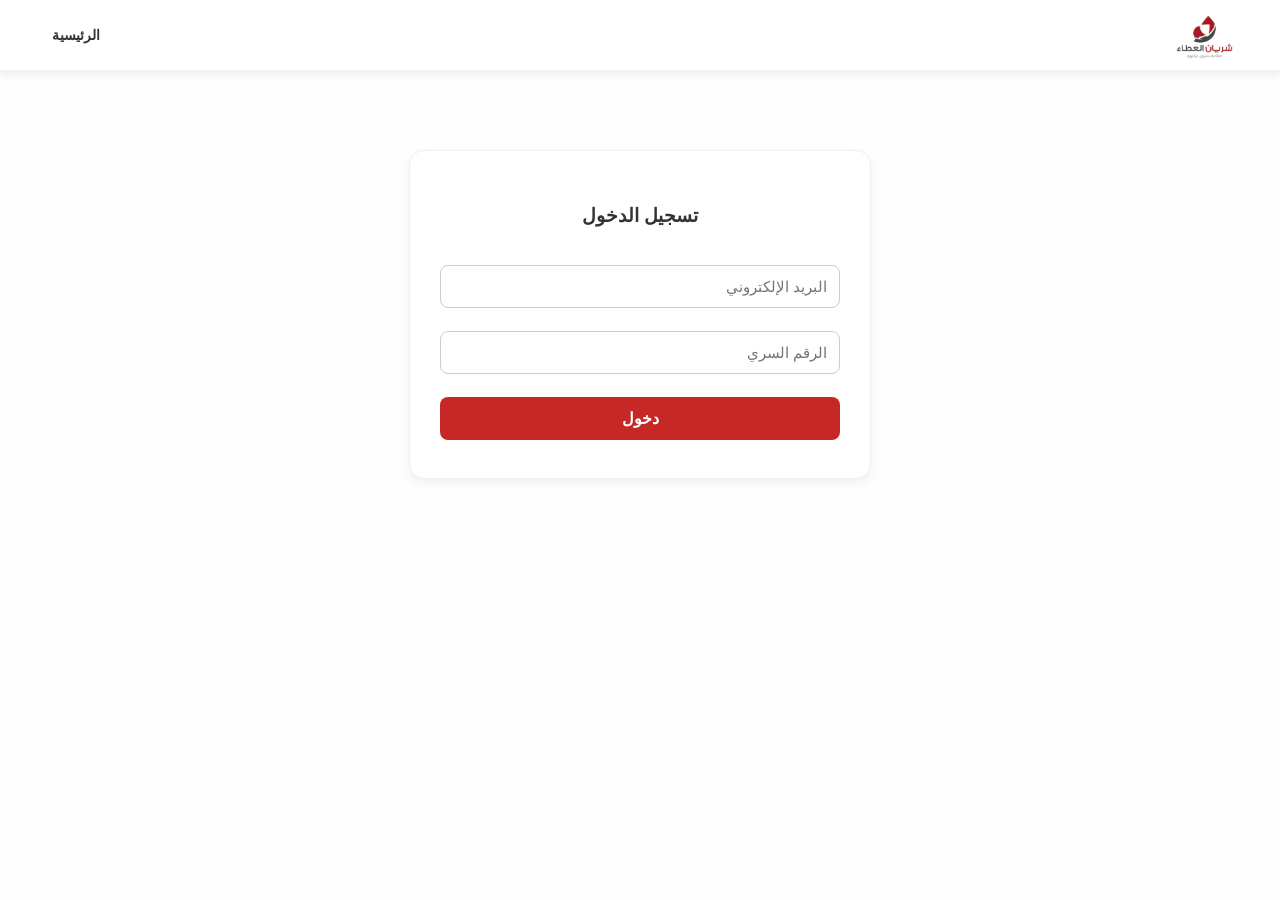
<file: src/main/resources/static/login.html>
<!doctype html>
<html lang="ar" dir="rtl">
  <head>
    <meta charset="UTF-8" />
    <title>تسجيل الدخول - شريان العطاء</title>
    <link rel="stylesheet" href="CSS/style.css" />
    <style>
      .content-box {
        max-width: 400px;
        text-align: center;
        margin: 80px auto;
        padding: 30px;
        border: 1px solid #eee;
        border-radius: 15px;
        box-shadow: 0 4px 10px rgba(0, 0, 0, 0.05);
      }
      input {
        width: 100%;
        padding: 12px;
        margin-bottom: 15px;
        border: 1px solid #ccc;
        border-radius: 8px;
        box-sizing: border-box;
      }
      .btn-submit-step {
        width: 100%;
        padding: 12px;
        background-color: #c62828;
        color: white;
        border: none;
        border-radius: 8px;
        cursor: pointer;
        font-size: 16px;
        font-weight: bold;
        transition: background 0.3s;
      }
      .btn-submit-step:hover {
        background-color: #b71c1c;
      }

      .alert-overlay {
        position: fixed;
        inset: 0;
        background: rgba(0, 0, 0, 0.45);
        display: flex;
        align-items: center;
        justify-content: center;
        z-index: 9999;
        opacity: 0;
        transition: opacity 0.25s;
        pointer-events: none;
      }
      .alert-overlay.show {
        opacity: 1;
        pointer-events: all;
      }
      .alert-box {
        background: white;
        border-radius: 16px;
        padding: 2rem 2rem 1.5rem;
        width: 90%;
        max-width: 340px;
        text-align: center;
        box-shadow: 0 20px 60px rgba(0, 0, 0, 0.2);
        transform: scale(0.85);
        transition: transform 0.25s;
      }
      .alert-overlay.show .alert-box {
        transform: scale(1);
      }

      .alert-icon {
        width: 64px;
        height: 64px;
        border-radius: 50%;
        display: flex;
        align-items: center;
        justify-content: center;
        margin: 0 auto 1rem;
        font-size: 30px;
      }
      .alert-icon.success {
        background: #eaf3de;
        color: #3b6d11;
      }
      .alert-icon.error {
        background: #fcebeb;
        color: #a32d2d;
      }

      .alert-title {
        font-size: 18px;
        font-weight: bold;
        margin-bottom: 8px;
        color: #1a1a1a;
      }
      .alert-message {
        font-size: 14px;
        color: #666;
        margin-bottom: 1.5rem;
        line-height: 1.6;
      }
      .alert-btn {
        width: 100%;
        padding: 11px;
        border: none;
        border-radius: 8px;
        font-size: 15px;
        font-weight: bold;
        cursor: pointer;
        transition: opacity 0.2s;
        color: white;
      }
      .alert-btn:hover {
        opacity: 0.85;
      }
      .alert-btn.success {
        background: #c62828;
      }
      .alert-btn.error {
        background: #a32d2d;
      }
    </style>
  </head>
  <body>
    <nav class="navbar">
      <div class="logo-container">
        <img src="Images/logo.jpg" style="height: 50px" alt="Logo" />
      </div>
      <a href="index.html" class="nav-item">الرئيسية</a>
    </nav>

    <div class="content-box">
      <h3 style="margin-bottom: 25px; color: #333">تسجيل الدخول</h3>

      <form id="loginForm" onsubmit="login(event)">
        <input
          type="email"
          id="userEmail"
          placeholder="البريد الإلكتروني"
          required
        />
        <input
          type="password"
          id="userPassword"
          placeholder="الرقم السري"
          required
        />
        <p style="color: #b31a1a; display: none" id="errorMessage"></p>
        <button type="submit" class="btn-submit-step">دخول</button>
      </form>
    </div>

    <div class="alert-overlay" id="alertOverlay">
      <div class="alert-box">
        <div class="alert-icon" id="alertIcon"></div>
        <div class="alert-title" id="alertTitle"></div>
        <div class="alert-message" id="alertMessage"></div>
        <button class="alert-btn" id="alertBtn" onclick="closeAlert()"></button>
      </div>
    </div>

    <script>
      let alertCallback = null;
      let timerInterval = null;
      let isBlocked = false;

      function showAlert(type, title, message, btnText, callback) {
        document.getElementById("alertIcon").className = "alert-icon " + type;
        document.getElementById("alertIcon").textContent =
          type === "success" ? "✓" : "✕";
        document.getElementById("alertTitle").textContent = title;
        document.getElementById("alertMessage").textContent = message;
        document.getElementById("alertBtn").textContent = btnText;
        document.getElementById("alertBtn").className = "alert-btn " + type;

        alertCallback = callback || null;
        document.getElementById("alertOverlay").classList.add("show");
      }

      function closeAlert() {
        document.getElementById("alertOverlay").classList.remove("show");
        if (alertCallback) {
          alertCallback();
          alertCallback = null;
        }
      }

      async function login(e) {
        e.preventDefault();

        const email = document.getElementById("userEmail").value;
        const password = document.getElementById("userPassword").value;

        const savedEmail = localStorage.getItem("blockedEmail");

        if (isBlocked) {
          showAlert(
            "error",
            "محظور",
            "لا يمكنك تسجيل الدخول حالياً. انتظر انتهاء الوقت.",
            "حسناً",
          );
          return;
        }

        if (savedEmail && email !== savedEmail) {
          showAlert(
            "error",
            "محظور",
            "تم حظر هذا الجهاز مؤقتاً، لا يمكنك تغيير الحساب الآن.",
            "حسناً",
          );
          return;
        }

        try {
          const response = await fetch("http://localhost:9090/login", {
            method: "POST",
            headers: { "Content-Type": "application/json" },
            body: JSON.stringify({ officialEmail: email, password }),
          });

          const data = await response.json().catch(() => null);

          const user = {
            id: data?.id,
            name: data?.name,
            email: data?.email,
            role: data?.role,
            phone: data?.phone,
          };

          localStorage.setItem("user", JSON.stringify(user));

          if (response.ok) {
            clearBlockStorage();

            showAlert("success", "نجاح", "تم تسجيل الدخول", "OK", () => {
              const id = user.id;

              if (user.role === "HR_ADMIN") {
                window.location.href = `hrAdmin.html?hrId=${id}`;
              } else if (user.role === "PR_ADMIN") {
                window.location.href = `prAdmin.html?prId=${id}`;
              } else if (user.role === "HR_MEMBER") {
                window.location.href = `hrMember.html?hrId=${id}`;
              } else if (user.role === "PR_MEMBER") {
                window.location.href = `prMember.html?prId=${id}`;
              } else if (user.role === "LEP") {
                window.location.href = `lep.html?lepId=${id}`;
              }
            });

            return;
          }

          if (response.status === 429) {
            showAlert("error", "محظور", await response.text(), "حسناً");

            localStorage.setItem("isBlocked", "true");
            localStorage.setItem("blockedEmail", email);

            startBackendTimer(email);
            return;
          }

          errorMessage.style.display = "block";
          showAlert("error", "خطأ", await response.text(), "حاول مجدداً");
        } catch (error) {
          showAlert("error", "خطأ", "تعذر الاتصال بالسيرفر", "إغلاق");
        }
      }

      function startBackendTimer(email) {
        const errorMessage = document.getElementById("errorMessage");
        const button = document.querySelector(".btn-submit-step");

        button.disabled = true;

        if (timerInterval) clearInterval(timerInterval);

        timerInterval = setInterval(async () => {
          try {
            const res = await fetch(
              `http://localhost:9090/login/block-time-seconds?email=${email}`,
            );

            if (!res.ok) throw new Error("Server error");

            const totalSeconds = await res.json();

            if (totalSeconds <= 0) {
              clearInterval(timerInterval);

              isBlocked = false;
              button.disabled = false;
              errorMessage.textContent = "";

              clearBlockStorage();
              return;
            }

            const minutes = Math.floor(totalSeconds / 60);
            const seconds = totalSeconds % 60;

            isBlocked = true;

            errorMessage.style.display = "block";
            errorMessage.textContent = ` تم الحظر مؤقتاً - المتبقي: ${minutes}:${seconds
              .toString()
              .padStart(2, "0")}`;
          } catch (err) {
            errorMessage.style.display = "block";
            errorMessage.textContent = " تعذر الاتصال بالسيرفر...";
          }
        }, 1000);
      }

      function clearBlockStorage() {
        localStorage.removeItem("isBlocked");
        localStorage.removeItem("blockedEmail");
      }

      window.onload = function () {
        const savedBlocked = localStorage.getItem("isBlocked");
        const email = localStorage.getItem("blockedEmail");

        if (savedBlocked === "true" && email) {
          isBlocked = true;
          startBackendTimer(email);
        }
      };
    </script>
  </body>
</html>
</file>
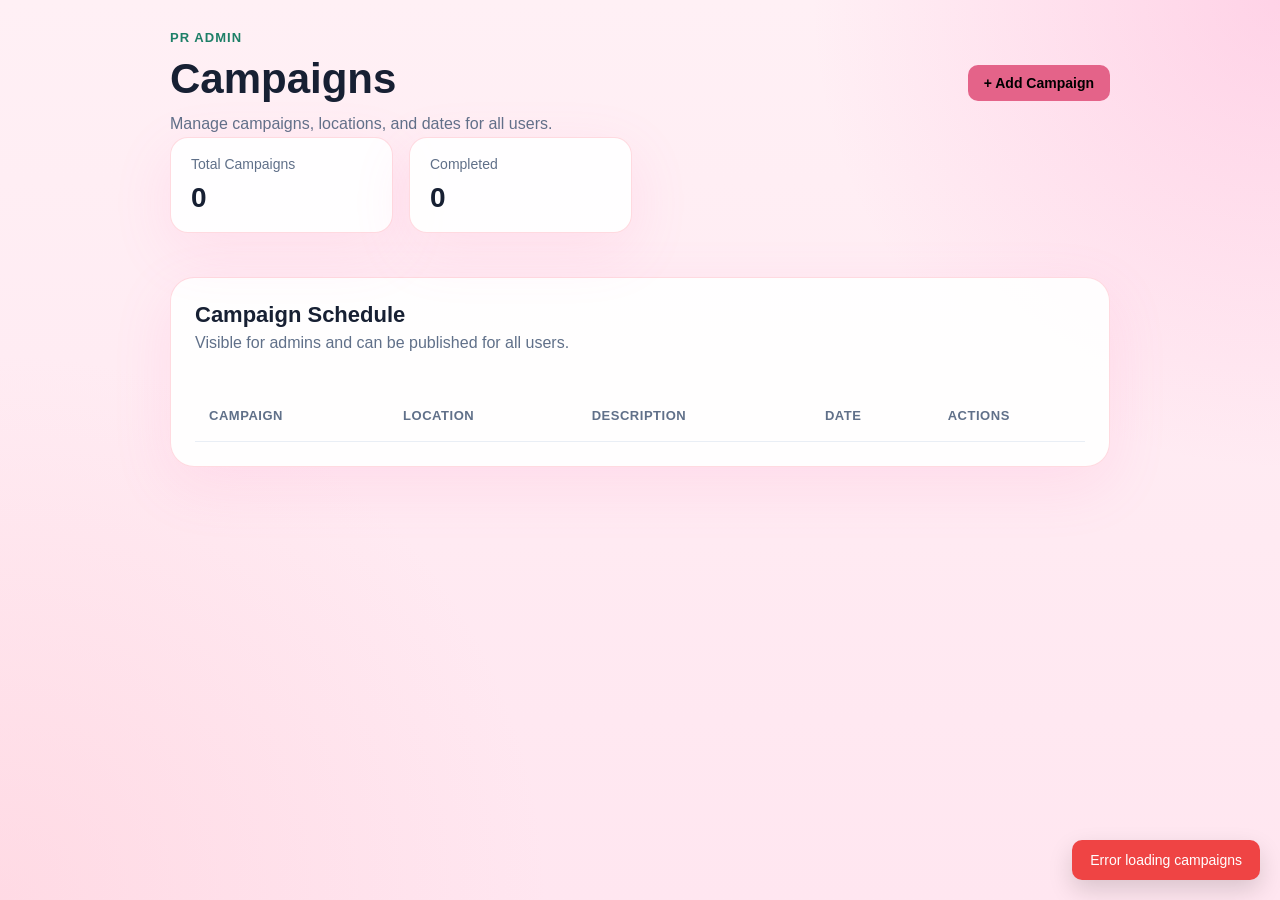
<file: src/main/resources/static/prAdmin.html>
<!doctype html>
<html lang="en">
  <head>
    <meta charset="UTF-8" />
    <meta name="viewport" content="width=device-width, initial-scale=1.0" />
    <title>PR Admin - Campaigns</title>
    <link rel="stylesheet" href="CSS/style3.css" />
    <style>
      .btn-edit,
      .btn-del {
        border: none;
        border-radius: 7px;
        padding: 6px 12px;
        font-size: 12px;
        font-weight: 500;
        cursor: pointer;
        font-family: "DM Sans", sans-serif;
        transition: var(--transition);
      }

      .btn-edit {
        background: #eef2ff;
        color: #4f7ef8;
      }
      .btn-edit:hover {
        background: #dde5ff;
      }
      .btn-del {
        background: #fdecea;
        color: #c0392b;
      }
      .btn-del:hover {
        background: #fbd5d2;
      }
      .toast {
        position: fixed;
        bottom: 20px;
        right: 20px;
        padding: 12px 18px;
        border-radius: 10px;
        font-family: "DM Sans", sans-serif;
        font-size: 14px;
        color: #fff;
        background: #4f7ef8;
        box-shadow: 0 10px 25px rgba(0, 0, 0, 0.15);
        opacity: 0;
        transform: translateY(20px);
        transition: all 0.3s ease;
        z-index: 9999;
      }

      .toast.show {
        opacity: 1;
        transform: translateY(0);
      }

      .toast.success {
        background: #22c55e;
      }

      .toast.error {
        background: #ef4444;
      }
    </style>
  </head>
  <body>
    <div class="main">
      <div class="page-header">
        <div>
          <p class="eyebrow">PR Admin</p>
          <h1>Campaigns</h1>
          <p class="page-subtitle">
            Manage campaigns, locations, and dates for all users.
          </p>
        </div>

        <button
          class="btn btn-add"
          type="button"
          id="add-campaign-btn"
          onclick="openModal()"
        >
          <span>+</span>
          <span>Add Campaign</span>
        </button>
      </div>

      <div class="summary-grid">
        <div class="summary-card">
          <span class="summary-label">Total Campaigns</span>
          <strong id="total-campaigns">0</strong>
        </div>

        <div class="summary-card">
          <span class="summary-label">Completed</span>
          <strong id="done-campaigns">0</strong>
        </div>
      </div>
      <div class="cards-container" id="campaign-cards"></div>
      <div class="table-wrap">
        <div class="table-header">
          <div>
            <h2>Campaign Schedule</h2>
            <p>Visible for admins and can be published for all users.</p>
          </div>
        </div>

        <div id="campaign-cards" class="cards-grid"></div>

        <table>
          <thead>
            <tr>
              <th>Campaign</th>
              <th>Location</th>
              <th>Description</th>
              <th>Date</th>

              <th id="action">Actions</th>
            </tr>
          </thead>
          <tbody id="campaign-tbody"></tbody>
        </table>

        <div class="empty-state" id="empty-state">
          <h3>No campaigns found</h3>
          <p>
            Add a campaign so the admin and users can see where it is and when
            it starts.
          </p>
        </div>
      </div>
    </div>

    <div class="modal-overlay" id="modal-overlay">
      <div
        class="modal"
        role="dialog"
        aria-modal="true"
        aria-labelledby="modal-title-text"
      >
        <div class="modal-title">
          <span id="modal-title-text">Add Campaign</span>
          <button
            class="modal-close"
            id="modal-close-btn"
            type="button"
            onclick="closeModal()"
          >
            x
          </button>
        </div>

        <div class="form-grid">
          <div class="form-row full">
            <label for="c-name">Campaign Name</label>
            <input type="text" id="c-name" placeholder="Enter campaign name" />
          </div>

          <div class="form-row full">
            <label for="c-location">Location</label>
            <input type="text" id="c-location" placeholder="Enter location" />
          </div>

          <div class="form-row">
            <label for="c-date">Date</label>
            <input type="date" id="c-date" />
          </div>

          <div class="form-row full">
            <label for="c-description">Description</label>
            <textarea
              id="c-description"
              placeholder="Enter campaign description"
            ></textarea>
          </div>
        </div>

        <p class="helper-text">the data prefered arabic</p>

        <div class="modal-footer">
          <button
            class="btn btn-cancel"
            id="cancel-btn"
            type="button"
            onclick="closeModal()"
          >
            Cancel
          </button>
          <button class="btn btn-save" id="save-btn" type="button">
            Save Campaign
          </button>
        </div>
      </div>
    </div>
    <div id="confirm-modal" class="modal-overlay" style="display: none">
      <div class="modal">
        <div class="modal-title">
          <span>Confirm Delete</span>
        </div>

        <p style="padding: 10px 0; font-size: 14px">
          Are you sure you want to delete this campaign?
        </p>

        <div class="modal-footer">
          <button class="btn btn-cancel" onclick="closeConfirm()">
            Cancel
          </button>
          <button class="btn btn-del" id="confirm-delete-btn">Delete</button>
        </div>
      </div>
    </div>
    <div id="toast" class="toast"></div>
    <script src="JS/script3.js"></script>
  </body>
  <script>
    var pr = localStorage.getItem("user");
    if (pr) {
      pr = JSON.parse(pr);
      var name = pr.name;
      var prId = pr.id;
      if (pr.role != "PR_ADMIN") {
        window.location.href = "login.html";
      }
    }
    // ================= MODAL =================
    // FIX 5: openModal and closeModal are now properly defined

    function openModal() {
      // Reset to "Add" mode
      document.getElementById("modal-title-text").textContent = "Add Campaign";
      document.getElementById("c-name").value = "";
      document.getElementById("c-location").value = "";
      document.getElementById("c-date").value = "";
      document.getElementById("c-description").value = "";

      // Reset save button to addCampaign
      var saveBtn = document.getElementById("save-btn");
      saveBtn.onclick = addCampaign;

      document.getElementById("modal-overlay").style.display = "flex";
    }

    function closeModal() {
      // FIX 6: Hide via style.display (matches how it's shown), not class toggling
      document.getElementById("modal-overlay").style.display = "none";
    }

    // ================= FETCH =================
    async function fetchCampaigns() {
      try {
        const response = await fetch("http://localhost:9090/campaigns");
        if (!response.ok) throw new Error("Failed to fetch campaigns");
        const data = await response.json();
        renderCampaigns(data);
      } catch (error) {
        console.error("Error fetching campaigns:", error);
        showToast("Error loading campaigns", "error");
      }
    }

    // ================= RENDER =================
    function renderCampaigns(campaigns) {
      const tbody = document.getElementById("campaign-tbody");
      const cardsContainer = document.getElementById("campaign-cards");
      const totalElem = document.getElementById("total-campaigns");
      const doneElem = document.getElementById("done-campaigns");
      const emptyState = document.getElementById("empty-state");

      tbody.innerHTML = "";
      cardsContainer.innerHTML = "";

      if (campaigns.length === 0) {
        emptyState.style.display = "block";
        totalElem.textContent = "0";
        doneElem.textContent = "0";
        return;
      }

      emptyState.style.display = "none";

      let doneCount = 0;

      campaigns.forEach((campaign) => {
        const dateStr = campaign.date
          ? new Date(campaign.date).toLocaleDateString()
          : "";

        // Table row
        const tr = document.createElement("tr");
        tr.innerHTML = `
            <td>${campaign.title}</td>
            <td>${campaign.location}</td>
           
             <td>${campaign.description || ""}</td>
            <td>${dateStr}</td>
            <td>
              <button class="btn-edit" onclick="editCampaign(${campaign.id})">Edit</button>
              <button class="btn-del" onclick="openConfirm(${campaign.id})">Delete</button>
            </td>
          `;
        tbody.appendChild(tr);

        // Card
        const card = document.createElement("div");
        card.className = "campaign-card";
        card.innerHTML = `
            <h3>${campaign.title}</h3>
            <p><strong>Location:</strong> ${campaign.location}</p>
            <p><strong>Date:</strong> ${dateStr}</p>
            <p><strong>Description:</strong> ${campaign.description || ""}</p>
          `;
        cardsContainer.appendChild(card);

        if (campaign.date && new Date(campaign.date) < new Date()) {
          doneCount++;
        }
      });

      totalElem.textContent = campaigns.length;
      doneElem.textContent = doneCount;
    }

    fetchCampaigns();

    // ================= DELETE =================
    async function deleteCampaign(id) {
      if (!confirm("Are you sure you want to delete this campaign?")) return;

      try {
        const response = await fetch(`http://localhost:9090/campaigns/${id}`, {
          method: "DELETE",
        });
        if (!response.ok) throw new Error("Failed to delete campaign");
        showToast("Campaign deleted successfully", "success");
        fetchCampaigns();
      } catch (error) {
        console.error("Error deleting campaign:", error);
        showToast("Error deleting campaign", "error");
      }
    }

    // ================= EDIT =================
    async function editCampaign(id) {
      try {
        const response = await fetch(`http://localhost:9090/campaigns/${id}`, {
          method: "GET",
        });
        if (!response.ok) throw new Error("Failed to fetch campaign details");

        const campaign = await response.json();

        document.getElementById("modal-title-text").textContent =
          "Edit Campaign";
        document.getElementById("c-name").value = campaign.title || "";
        document.getElementById("c-location").value = campaign.location || "";
        document.getElementById("c-date").value = campaign.date
          ? campaign.date.split("T")[0]
          : "";
        document.getElementById("c-description").value =
          campaign.description || "";

        // FIX 7: Replace onclick directly (no stacking)
        var saveBtn = document.getElementById("save-btn");
        saveBtn.onclick = function () {
          saveCampaign(id);
        };

        document.getElementById("modal-overlay").style.display = "flex";
      } catch (error) {
        console.error("Error fetching campaign details:", error);
        showToast("Error fetching campaign details", "error");
      }
    }

    // ================= SAVE / UPDATE =================
    async function saveCampaign(id) {
      try {
        const updatedCampaign = {
          title: document.getElementById("c-name").value,
          location: document.getElementById("c-location").value,
          date: document.getElementById("c-date").value,
          description: document.getElementById("c-description").value,
        };

        const response = await fetch(`http://localhost:9090/campaigns/${id}`, {
          method: "PUT",
          headers: { "Content-Type": "application/json" },
          body: JSON.stringify(updatedCampaign),
        });

        if (!response.ok) throw new Error("Failed to update campaign");

        showToast("Campaign updated successfully", "success");
        closeModal(); // FIX 8: Use closeModal() for consistent hiding
        fetchCampaigns();
      } catch (error) {
        console.error("Error updating campaign:", error);
        showToast("Error updating campaign", "error");
      }
    }

    // ================= ADD =================
    async function addCampaign() {
      try {
        const newCampaign = {
          title: document.getElementById("c-name").value,
          location: document.getElementById("c-location").value,
          date: document.getElementById("c-date").value,
          description: document.getElementById("c-description").value,
        };

        const response = await fetch(
          `http://localhost:9090/campaigns?prId=${prId}`, // ✅ FIX HERE
          {
            method: "POST",
            headers: { "Content-Type": "application/json" },
            body: JSON.stringify(newCampaign),
          },
        );

        if (!response.ok) {
          const error = await response.text();
          throw new Error(error);
        }

        showToast("Campaign added successfully", "success");
        closeModal();
        fetchCampaigns();
      } catch (error) {
        console.error("Error adding campaign:", error);
        showToast("Error adding campaign", "error");
      }
    }

    // ================= TOAST =================
    function showToast(message, type = "success") {
      const toast = document.getElementById("toast");
      toast.textContent = message;
      toast.className = `toast ${type} show`;
      clearTimeout(window.toastTimeout);
      window.toastTimeout = setTimeout(() => {
        toast.classList.remove("show");
      }, 2500);
    }

    // ================= DATE MIN =================
    window.addEventListener("DOMContentLoaded", () => {
      const dateInput = document.getElementById("c-date");
      const today = new Date();
      today.setDate(today.getDate() + 1);
      const yyyy = today.getFullYear();
      const mm = String(today.getMonth() + 1).padStart(2, "0");
      const dd = String(today.getDate()).padStart(2, "0");
      dateInput.min = `${yyyy}-${mm}-${dd}`;
    });
    let deleteId = null;

    function openConfirm(id) {
      deleteId = id;
      document.getElementById("confirm-modal").style.display = "flex";
    }

    function closeConfirm() {
      deleteId = null;
      document.getElementById("confirm-modal").style.display = "none";
    }

    document.getElementById("confirm-delete-btn").onclick = async function () {
      if (!deleteId) return;

      try {
        const response = await fetch(
          `http://localhost:9090/campaigns/${deleteId}`,
          {
            method: "DELETE",
          },
        );

        if (!response.ok) throw new Error("Failed to delete campaign");

        showToast("Campaign deleted successfully", "success");
        closeConfirm();
        fetchCampaigns();
      } catch (error) {
        console.error("Error deleting campaign:", error);
        showToast("Error deleting campaign", "error");
      }
    };
  </script>
</html>
</file>
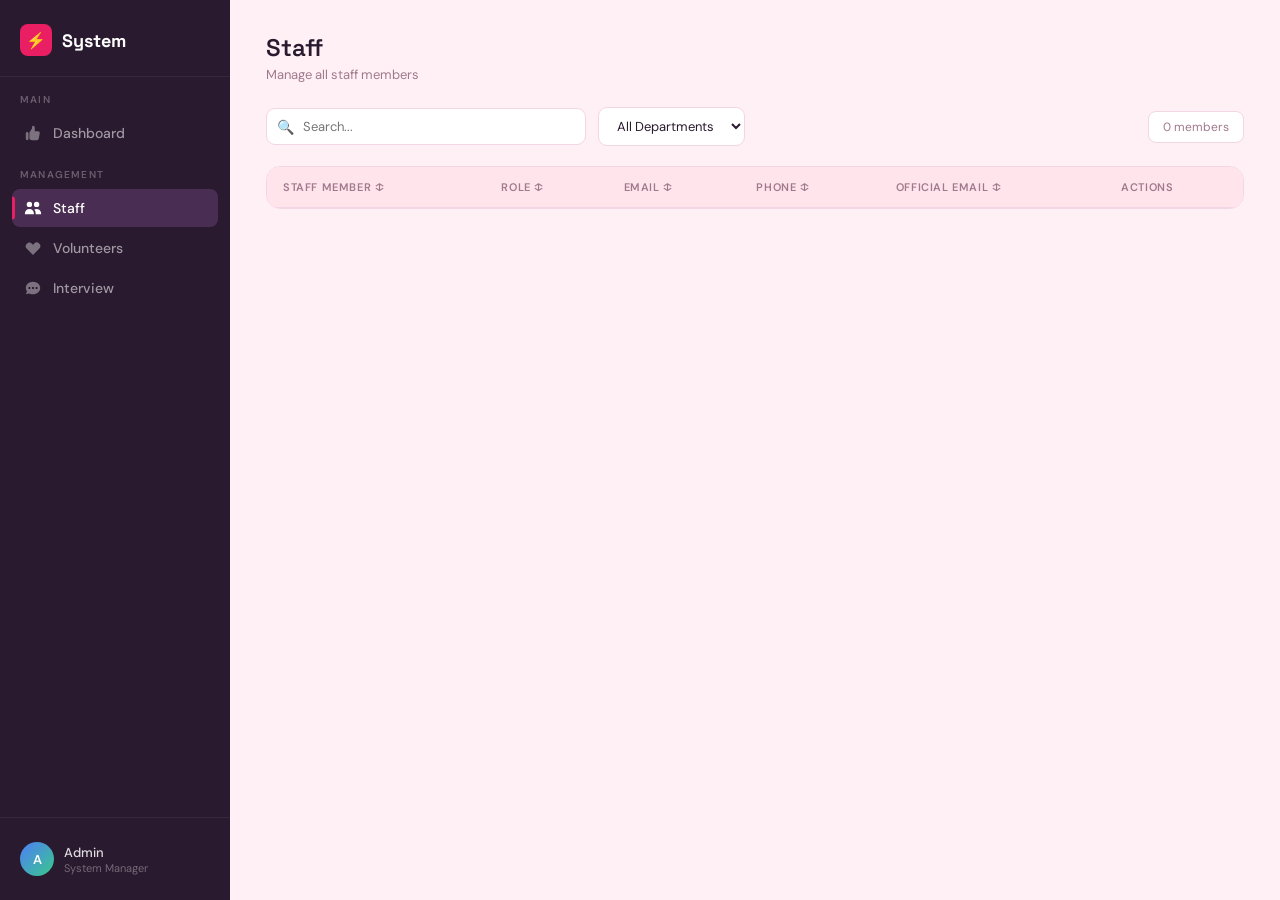
<file: src/main/resources/static/staff.html>
<!doctype html>
<html lang="en">
  <head>
    <meta charset="UTF-8" />
    <meta name="viewport" content="width=device-width, initial-scale=1.0" />
    <title>Staff — System</title>
    <link
      href="https://fonts.googleapis.com/css2?family=DM+Sans:wght@400;500;600&family=Space+Grotesk:wght@500;600;700&display=swap"
      rel="stylesheet"
    />
    <style>
      *,
      *::before,
      *::after {
        margin: 0;
        padding: 0;
        box-sizing: border-box;
      }

      :root {
        --sidebar-w: 230px;

        /* خلفية الصفحة */
        --bg: #fff0f5; /* pink فاتح */

        /* السايدبار (غامق شوية بينك) */
        --sidebar-bg: #2a1a2f;
        --sidebar-hover: #3a2340;
        --sidebar-active: #4a2d52;

        /* الألوان الأساسية */
        --accent: #e91e63; /* pink أساسي */
        --accent2: #ff4da6; /* pink فاتح */
        --accent3: #ff85c1; /* pink أهدى */

        /* النصوص */
        --text-main: #2a1a2f;
        --text-muted: #a07a8c;

        /* الكروت */
        --card-bg: #ffffff;

        /* البوردر */
        --border: #f3d6e4;

        --transition: all 0.2s ease;
      }

      body {
        font-family: "DM Sans", sans-serif;
        background: var(--bg);
        color: var(--text-main);
        min-height: 100vh;
        display: flex;
      }

      /* ═══ SIDEBAR ═══ */
      .sidebar {
        width: var(--sidebar-w);
        min-height: 100vh;
        background: var(--sidebar-bg);
        display: flex;
        flex-direction: column;
        position: fixed;
        left: 0;
        top: 0;
        bottom: 0;
        z-index: 100;
      }

      .sidebar-logo {
        padding: 24px 20px 20px;
        border-bottom: 1px solid rgba(255, 255, 255, 0.06);
      }

      .sidebar-logo h2 {
        font-family: "Space Grotesk", sans-serif;
        font-size: 18px;
        font-weight: 700;
        color: #fff;
        display: flex;
        align-items: center;
        gap: 10px;
      }

      .logo-icon {
        width: 32px;
        height: 32px;
        background: var(--accent);
        border-radius: 8px;
        display: flex;
        align-items: center;
        justify-content: center;
        font-size: 16px;
      }

      .sidebar-nav {
        flex: 1;
        padding: 16px 12px;
      }

      .nav-label {
        font-size: 10px;
        font-weight: 600;
        color: rgba(255, 255, 255, 0.3);
        letter-spacing: 1.2px;
        text-transform: uppercase;
        padding: 0 8px;
        margin-bottom: 8px;
        margin-top: 16px;
      }

      .nav-label:first-child {
        margin-top: 0;
      }
      .sidebar ul {
        list-style: none;
      }

      .sidebar li {
        display: flex;
        align-items: center;
        gap: 11px;
        padding: 10px 12px;
        border-radius: 8px;
        cursor: pointer;
        font-size: 14px;
        font-weight: 500;
        color: rgba(255, 255, 255, 0.55);
        transition: var(--transition);
        margin-bottom: 2px;
        position: relative;
      }

      .sidebar li:hover {
        background: var(--sidebar-hover);
        color: rgba(255, 255, 255, 0.85);
      }

      .sidebar li.active {
        background: var(--sidebar-active);
        color: #fff;
      }

      .sidebar li.active::before {
        content: "";
        position: absolute;
        left: 0;
        top: 50%;
        transform: translateY(-50%);
        width: 3px;
        height: 60%;
        background: var(--accent);
        border-radius: 0 3px 3px 0;
      }

      .nav-icon {
        width: 18px;
        height: 18px;
        flex-shrink: 0;
        opacity: 0.7;
      }
      .sidebar li.active .nav-icon,
      .sidebar li:hover .nav-icon {
        opacity: 1;
      }
      .sidebar-footer {
        padding: 16px 12px;
        border-top: 1px solid rgba(255, 255, 255, 0.06);
      }

      .user-info {
        display: flex;
        align-items: center;
        gap: 10px;
        padding: 8px;
        border-radius: 8px;
      }

      .avatar {
        width: 34px;
        height: 34px;
        border-radius: 50%;
        background: linear-gradient(135deg, #4f7ef8, #38c98a);
        display: flex;
        align-items: center;
        justify-content: center;
        font-size: 13px;
        font-weight: 600;
        color: white;
        flex-shrink: 0;
      }

      .user-name {
        font-size: 13px;
        font-weight: 500;
        color: rgba(255, 255, 255, 0.85);
      }
      .user-role {
        font-size: 11px;
        color: rgba(255, 255, 255, 0.35);
      }

      /* ═══ MAIN ═══ */
      .main {
        margin-left: var(--sidebar-w);
        flex: 1;
        padding: 32px 36px;
        min-height: 100vh;
      }

      .page-header {
        display: flex;
        align-items: center;
        justify-content: space-between;
        margin-bottom: 24px;
      }

      .page-header h1 {
        font-family: "Space Grotesk", sans-serif;
        font-size: 24px;
        font-weight: 600;
        color: var(--text-main);
      }

      .page-header p {
        font-size: 13px;
        color: var(--text-muted);
        margin-top: 3px;
      }

      .btn-add {
        display: flex;
        align-items: center;
        gap: 8px;
        background: var(--accent2);
        color: white;
        border: none;
        border-radius: 10px;
        padding: 10px 18px;
        font-size: 14px;
        font-weight: 500;
        cursor: pointer;
        font-family: "DM Sans", sans-serif;
        transition: var(--transition);
      }

      .btn-add:hover {
        background: #3a68e0;
        transform: translateY(-1px);
      }

      /* ═══ TOOLBAR ═══ */
      .toolbar {
        display: flex;
        align-items: center;
        gap: 12px;
        margin-bottom: 20px;
        flex-wrap: wrap;
      }

      .search-wrap {
        position: relative;
        flex: 1;
        min-width: 200px;
        max-width: 320px;
      }

      .search-wrap input {
        width: 100%;
        padding: 9px 12px 9px 36px;
        border: 1px solid var(--border);
        border-radius: 9px;
        font-size: 13px;
        font-family: "DM Sans", sans-serif;
        background: var(--card-bg);
        color: var(--text-main);
        outline: none;
        transition: border 0.2s;
      }

      .search-wrap input:focus {
        border-color: var(--accent);
      }

      .search-icon {
        position: absolute;
        left: 11px;
        top: 50%;
        transform: translateY(-50%);
        color: var(--text-muted);
        font-size: 14px;
        pointer-events: none;
      }

      .filter-select {
        padding: 9px 14px;
        border: 1px solid var(--border);
        border-radius: 9px;
        font-size: 13px;
        font-family: "DM Sans", sans-serif;
        background: var(--card-bg);
        color: var(--text-main);
        outline: none;
        cursor: pointer;
        transition: border 0.2s;
      }

      .filter-select:focus {
        border-color: var(--accent);
      }

      .count-badge {
        margin-left: auto;
        font-size: 12px;
        color: var(--text-muted);
        background: var(--card-bg);
        border: 1px solid var(--border);
        padding: 7px 14px;
        border-radius: 8px;
      }

      /* ═══ TABLE ═══ */
      .table-wrap {
        background: var(--card-bg);
        border-radius: 14px;
        border: 1px solid var(--border);
        overflow: hidden;
        animation: fadeUp 0.35s ease both;
      }

      @keyframes fadeUp {
        from {
          opacity: 0;
          transform: translateY(10px);
        }
        to {
          opacity: 1;
          transform: translateY(0);
        }
      }

      table {
        width: 100%;
        border-collapse: collapse;
      }

      thead tr {
        background: #ffe4ec;
        border-bottom: 1px solid var(--border);
      }

      thead th {
        padding: 13px 16px;
        text-align: left;
        font-size: 11px;
        font-weight: 600;
        color: var(--text-muted);
        text-transform: uppercase;
        letter-spacing: 0.6px;
        cursor: pointer;
        user-select: none;
        white-space: nowrap;
      }
      tbody tr:hover {
        background: #fff0f5;
      }

      thead th:hover {
        color: var(--text-main);
      }

      tbody tr {
        border-bottom: 1px solid var(--border);
        transition: background 0.15s;
      }

      tbody tr:last-child {
        border-bottom: none;
      }
      tbody tr:hover {
        background: #f8f9fc;
      }

      td {
        padding: 13px 16px;
        font-size: 13px;
        color: var(--text-main);
        vertical-align: middle;
      }

      .staff-cell {
        display: flex;
        align-items: center;
        gap: 11px;
      }

      .staff-avatar {
        width: 36px;
        height: 36px;
        border-radius: 50%;
        display: flex;
        align-items: center;
        justify-content: center;
        font-size: 13px;
        font-weight: 600;
        color: white;
        flex-shrink: 0;
      }

      .staff-name {
        font-weight: 500;
        font-size: 13px;
        color: var(--text-main);
      }
      .staff-email {
        font-size: 11px;
        color: var(--text-muted);
      }

      .role-badge {
        font-size: 11px;
        font-weight: 500;
        padding: 3px 10px;
        border-radius: 20px;
        display: inline-block;
      }

      .role-manager {
        background: #eef2ff;
        color: #4f7ef8;
      }
      .role-coordinator {
        background: #e8f8ef;
        color: #1e7e4a;
      }
      .role-supervisor {
        background: #fff8e1;
        color: #c67c00;
      }
      .role-analyst {
        background: #fdecea;
        color: #c0392b;
      }
      .role-trainer {
        background: #f3e8ff;
        color: #7c3aed;
      }

      .dept-tag {
        font-size: 12px;
        color: var(--text-muted);
        background: var(--bg);
        padding: 3px 9px;
        border-radius: 6px;
        display: inline-block;
      }

      .action-btns {
        display: flex;
        gap: 6px;
      }

      .btn-edit,
      .btn-del {
        border: none;
        border-radius: 7px;
        padding: 6px 12px;
        font-size: 12px;
        font-weight: 500;
        cursor: pointer;
        font-family: "DM Sans", sans-serif;
        transition: var(--transition);
      }

      .btn-edit {
        background: #eef2ff;
        color: #4f7ef8;
      }
      .btn-edit:hover {
        background: #dde5ff;
      }
      .btn-del {
        background: #fdecea;
        color: #c0392b;
      }
      .btn-del:hover {
        background: #fbd5d2;
      }

      .empty-state {
        text-align: center;
        padding: 60px 20px;
        color: var(--text-muted);
        font-size: 14px;
      }

      .empty-state div {
        font-size: 32px;
        margin-bottom: 12px;
      }

      /* ═══ MODAL ═══ */
      .modal-overlay {
        display: none;
        position: fixed;
        inset: 0;
        background: rgba(0, 0, 0, 0.35);
        z-index: 200;
        align-items: center;
        justify-content: center;
      }

      .modal-overlay.open {
        display: flex;
      }

      .modal {
        background: var(--card-bg);
        border-radius: 16px;
        padding: 28px;
        width: 460px;
        max-width: 95vw;
        animation: fadeUp 0.25s ease;
      }

      .modal-title {
        font-family: "Space Grotesk", sans-serif;
        font-size: 17px;
        font-weight: 600;
        margin-bottom: 20px;
        display: flex;
        align-items: center;
        justify-content: space-between;
      }

      .modal-close {
        background: none;
        border: none;
        font-size: 20px;
        cursor: pointer;
        color: var(--text-muted);
        line-height: 1;
      }

      .form-row {
        display: grid;
        grid-template-columns: 1fr 1fr;
        gap: 14px;
        margin-bottom: 14px;
      }
      .form-row.full {
        grid-template-columns: 1fr;
      }

      .form-group {
        display: flex;
        flex-direction: column;
        gap: 5px;
      }

      .form-group label {
        font-size: 12px;
        font-weight: 500;
        color: var(--text-muted);
        text-transform: uppercase;
        letter-spacing: 0.4px;
      }

      .form-group input,
      .form-group select {
        padding: 9px 12px;
        border: 1px solid var(--border);
        border-radius: 9px;
        font-size: 13px;
        font-family: "DM Sans", sans-serif;
        color: var(--text-main);
        background: var(--card-bg);
        outline: none;
        transition: border 0.2s;
      }

      .form-group input:focus,
      .form-group select:focus {
        border-color: var(--accent);
      }

      .modal-footer {
        display: flex;
        gap: 10px;
        justify-content: flex-end;
        margin-top: 20px;
      }

      .btn-cancel {
        padding: 9px 18px;
        border: 1px solid var(--border);
        border-radius: 9px;
        background: none;
        font-size: 13px;
        font-family: "DM Sans", sans-serif;
        cursor: pointer;
        color: var(--text-muted);
        transition: var(--transition);
      }

      .btn-cancel:hover {
        background: var(--bg);
      }

      .btn-save {
        padding: 9px 20px;
        border: none;
        border-radius: 9px;
        background: var(--accent2);
        color: white;
        font-size: 13px;
        font-weight: 500;
        font-family: "DM Sans", sans-serif;
        cursor: pointer;
        transition: var(--transition);
      }

      .btn-save:hover {
        background: #3a68e0;
      }
    </style>
  </head>
  <body>
    <!-- ═══ SIDEBAR ═══ -->
    <div class="sidebar">
      <div class="sidebar-logo">
        <h2>
          <div class="logo-icon">⚡</div>
          System
        </h2>
      </div>
      <nav class="sidebar-nav">
        <div class="nav-label">Main</div>
        <ul>
          <li onclick="go('index.html')">
            <svg class="nav-icon" viewBox="0 0 20 20" fill="currentColor">
              <path
                d="M2 10.5a1.5 1.5 0 113 0v6a1.5 1.5 0 01-3 0v-6zM6 10.333v5.43a2 2 0 001.106 1.79l.05.025A4 4 0 008.943 18h5.416a2 2 0 001.962-1.608l1.2-6A2 2 0 0015.56 8H12V4a2 2 0 00-2-2 1 1 0 00-1 1v.667a4 4 0 01-.8 2.4L6.8 7.933a4 4 0 00-.8 2.4z"
              />
            </svg>
            Dashboard
          </li>
        </ul>
        <div class="nav-label">Management</div>
        <ul>
          <li class="active" onclick="go('staff.html')">
            <svg class="nav-icon" viewBox="0 0 20 20" fill="currentColor">
              <path
                d="M9 6a3 3 0 11-6 0 3 3 0 016 0zM17 6a3 3 0 11-6 0 3 3 0 016 0zM12.93 17c.046-.327.07-.66.07-1a6.97 6.97 0 00-1.5-4.33A5 5 0 0119 16v1h-6.07zM6 11a5 5 0 015 5v1H1v-1a5 5 0 015-5z"
              />
            </svg>
            Staff
          </li>
          <li onclick="go('volunteers.html')">
            <svg class="nav-icon" viewBox="0 0 20 20" fill="currentColor">
              <path
                fill-rule="evenodd"
                d="M3.172 5.172a4 4 0 015.656 0L10 6.343l1.172-1.171a4 4 0 115.656 5.656L10 17.657l-6.828-6.829a4 4 0 010-5.656z"
                clip-rule="evenodd"
              />
            </svg>
            Volunteers
          </li>
          <li onclick="go('interview.html')">
            <svg class="nav-icon" viewBox="0 0 20 20" fill="currentColor">
              <path
                fill-rule="evenodd"
                d="M18 10c0 3.866-3.582 7-8 7a8.841 8.841 0 01-4.083-.98L2 17l1.338-3.123C2.493 12.767 2 11.434 2 10c0-3.866 3.582-7 8-7s8 3.134 8 7zM7 9H5v2h2V9zm8 0h-2v2h2V9zM9 9h2v2H9V9z"
                clip-rule="evenodd"
              />
            </svg>
            Interview
          </li>
        </ul>
      </nav>
      <div class="sidebar-footer">
        <div class="user-info">
          <div class="avatar">A</div>
          <div>
            <div class="user-name">Admin</div>
            <div class="user-role">System Manager</div>
          </div>
        </div>
      </div>
    </div>

    <!-- ═══ MAIN ═══ -->
    <div class="main">
      <div class="page-header">
        <div>
          <h1>Staff</h1>
          <p>Manage all staff members</p>
        </div>
      </div>

      <div class="toolbar">
        <div class="search-wrap">
          <span class="search-icon">🔍</span>
          <input
            type="text"
            id="search-input"
            placeholder="Search..."
            oninput="renderTable()"
          />
        </div>
        <select
          class="filter-select"
          id="filter-dept"
          onchange="renderTable()"
        ></select>

        <div class="count-badge" id="count-badge">0 members</div>
      </div>

      <div class="table-wrap">
        <table>
          <thead>
            <tr>
              <th onclick="sortBy('name')">Staff Member ↕</th>
              <th onclick="sortBy('role')">Role ↕</th>
              <th onclick="sortBy('Email')">Email ↕</th>
              <th onclick="sortBy('Phone')">Phone ↕</th>
              <th onclick="sortBy('officialEmail')">Official Email ↕</th>

              <th>Actions</th>
            </tr>
          </thead>
          <tbody id="staff-tbody"></tbody>
        </table>
        <div class="empty-state" id="empty-state" style="display: none">
          <div>👤</div>
          No staff members found
        </div>
      </div>
    </div>

    <!-- ═══ MODAL ═══ -->
    <div
      class="modal-overlay"
      id="modal-overlay"
      onclick="closeModalOutside(event)"
    >
      <div class="modal">
        <div class="form-row">
          <div class="form-group">
            <label>First Name</label>
            <input type="text" id="f-fname" placeholder="Sara" />
          </div>
          <div class="form-group">
            <label>Last Name</label>
            <input type="text" id="f-lname" placeholder="Ahmed" />
          </div>
        </div>
        <div class="form-row full">
          <div class="form-group">
            <label>Email</label>
            <input type="email" id="f-email" placeholder="sara@example.com" />
          </div>
        </div>
        <div class="form-row">
          <div class="form-group">
            <label>Role</label>
            <select id="f-role" disabled></select>
          </div>
          <div class="form-group">
            <label>Official Email</label>
            <input
              type="email"
              id="f-official-email"
              placeholder="sara@company.com"
            />
          </div>
        </div>

        <div class="form-row">
          <div class="form-group">
            <label>Phone</label>
            <input type="text" id="f-phone" placeholder="123-456-7890" />
          </div>
        </div>
        <div class="modal-footer">
          <button class="btn-cancel" onclick="closeModal()">Cancel</button>
          <button class="btn-save" onclick="saveStaff()">Save</button>
        </div>
      </div>
    </div>

    <script>
      function go(page) {
        window.location.href = page;
      }
      var hr = localStorage.getItem("user");
      if (hr) {
        hr = JSON.parse(hr);
        var name = hr.name;
        var hrId = hr.id;
        if (hr.role != "HR_ADMIN") {
          window.location.href = "login.html";
        }
      }
      async function getRoles() {
        try {
          const response = await fetch(
            `http://localhost:9090/hr/staff-departments`,
          );

          if (!response.ok) throw new Error("Failed to fetch roles");

          return await response.json();
        } catch (error) {
          console.error("Error fetching roles:", error);
          return [];
        }
      }

      async function loadDepartments() {
        const deptSelect = document.getElementById("filter-dept");

        // prevent duplicates
        deptSelect.innerHTML = "";

        // optional default option
        const defaultOption = document.createElement("option");
        defaultOption.value = "";
        defaultOption.textContent = "All Departments";
        deptSelect.appendChild(defaultOption);

        const departments = await getRoles();

        departments.forEach((dept) => {
          const option = document.createElement("option");
          console.log("Adding department to filter:", dept);
          option.value = dept;
          option.textContent = dept;
          deptSelect.appendChild(option);
        });
      }

      async function loadRolesForForm() {
        const roleSelect = document.getElementById("f-role");
        if (!roleSelect) return;

        roleSelect.innerHTML = "";

        const defaultOption = document.createElement("option");
        defaultOption.value = "";
        defaultOption.textContent = "Select Role";
        defaultOption.disabled = true;
        defaultOption.selected = true;
        roleSelect.appendChild(defaultOption);

        const roles = await getRoles();

        roles.forEach((role) => {
          const option = document.createElement("option");
          option.value = role;
          option.textContent = role;
          roleSelect.appendChild(option);
        });
      }
      loadRolesForForm();

      // IMPORTANT: actually run it
      loadDepartments();
      const COLORS = [
        "#4f7ef8",
        "#38c98a",
        "#f5a623",
        "#e74c3c",
        "#a78bfa",
        "#0ea5e9",
        "#f43f5e",
        "#10b981",
      ];

      let staffData = [];

      let nextId = 9;
      let editingId = null;
      let sortKey = null;
      let sortAsc = true;

      const roleClass = {
        // Manager: "role-manager",
        // Coordinator: "role-coordinator",
        // Supervisor: "role-supervisor",
        // Analyst: "role-analyst",
        // Trainer: "role-trainer",
      };

      function getInitials(name) {
        return name
          .split(" ")
          .map((w) => w[0])
          .join("")
          .slice(0, 2)
          .toUpperCase();
      }

      function getColor(name) {
        let hash = 0;
        for (let c of name) hash = c.charCodeAt(0) + ((hash << 5) - hash);
        return COLORS[Math.abs(hash) % COLORS.length];
      }

      function formatDate(d) {
        if (!d) return "—";
        const [y, m, day] = d.split("-");
        const months = [
          "Jan",
          "Feb",
          "Mar",
          "Apr",
          "May",
          "Jun",
          "Jul",
          "Aug",
          "Sep",
          "Oct",
          "Nov",
          "Dec",
        ];
        return `${months[+m - 1]} ${+day}, ${y}`;
      }

      function getFiltered() {
        const q = document.getElementById("search-input").value.toLowerCase();
        const dept = document.getElementById("filter-dept").value.toLowerCase();

        let list = staffData.filter((s) => {
          const matchQ =
            !q ||
            (s.name && s.name.toLowerCase().includes(q)) ||
            (s.email && s.email.toLowerCase().includes(q)) ||
            (s.role && s.role.toLowerCase().includes(q));

          const matchDept = !dept || (s.role && s.role.toLowerCase() === dept);

          return matchQ && matchDept;
        });

        if (sortKey) {
          list.sort((a, b) => {
            const av = a[sortKey] || "",
              bv = b[sortKey] || "";
            return sortAsc ? av.localeCompare(bv) : bv.localeCompare(av);
          });
        }

        return list;
      }

      async function getAllStaff() {
        try {
          const response = await fetch(
            `http://localhost:9090/staff?hrId=${hrId}`,
          );
          if (!response.ok) throw new Error("Failed to fetch staff data");
          staffData = await response.json();

          console.log("Fetched staff data:", staffData);
          renderTable();
        } catch (error) {
          console.error("Error fetching staff:", error);
          alert("Could not load staff data. Please try again later." + hrId);
        }
      }
      getAllStaff();
      async function deleteStaffById(id) {
        if (confirm("Delete this staff member?")) {
          try {
            const response = await fetch(
              `http://localhost:9090/staff/${id}?hrId=${hrId}`,
              {
                method: "DELETE",
              },
            );
            if (!response.ok) throw new Error("Failed to delete staff");
            staffData = staffData.filter((s) => s.id !== id);
            renderTable();
          } catch (error) {
            console.error("Error deleting staff:", error);
            alert("Could not delete staff member. Please try again.");
          }
        }
      }
      function deleteStaff(id) {
        if (confirm("Delete this staff member?")) {
          staffData = staffData.filter((s) => s.id !== id);
          renderTable();
          deleteStaffById(id);
        }
      }

      function renderTable() {
        const list = getFiltered();
        const tbody = document.getElementById("staff-tbody");
        const empty = document.getElementById("empty-state");

        document.getElementById("count-badge").textContent =
          `${list.length} member${list.length !== 1 ? "s" : ""}`;

        if (list.length === 0) {
          tbody.innerHTML = "";
          empty.style.display = "block";
          return;
        }

        empty.style.display = "none";
        tbody.innerHTML = list
          .map(
            (s) => `
        <tr>
          <td>
            <div class="staff-cell">
              <div class="staff-avatar" style="background:${getColor(s.name)}">${getInitials(s.name)}</div>
              <div>
                <div class="staff-name">${s.name}</div>
                <div class="staff-email">${s.email}</div>
              </div>
            </div>
          </td>
          <td><span class="role-badge ${roleClass[s.role] || ""}">${s.role}</span></td>
          <td>
            <span class="dept-tag">${s.email}</span>
          </td>

          <td style="color:var(--text-muted); font-size:12px;">
            ${s.phone || "N/A"}
          </td>  
                  <td style="color:var(--text-muted); font-size:12px;">
           ${s.officialEmail || "N/A"}
          </td>
          <td>
            <div class="action-btns">
              <button class="btn-edit" onclick="editStaff(${s.id})">Edit</button>
              <button class="btn-del"  onclick="deleteStaff(${s.id})">Delete</button>
            </div>
          </td>
        </tr>
      `,
          )
          .join("");
      }

      function sortBy(key) {
        if (sortKey === key) sortAsc = !sortAsc;
        else {
          sortKey = key;
          sortAsc = true;
        }
        renderTable();
      }

      async function openModal(id = null) {
        editingId = id;

        const isEdit = Boolean(id);

        if (isEdit) {
          const s = staffData.find((x) => x.id == id);
          if (!s) return;

          const parts = (s.name || "").trim().split(" ");
          const fname = parts[0] || "";
          const lname = parts.slice(1).join(" ");

          document.getElementById("f-fname").value = fname;
          document.getElementById("f-lname").value = lname;
          document.getElementById("f-email").value = s.email || "";
          document.getElementById("f-role").value = s.role || "";
          document.getElementById("f-phone").value = s.phone || "";
          document.getElementById("f-official-email").value =
            s.officialEmail || "";
        } else {
          [
            "f-fname",
            "f-lname",
            "f-email",
            "f-role",
            "f-phone",
            "f-official-email",
          ].forEach((id) => (document.getElementById(id).value = ""));
        }

        document.getElementById("modal-overlay").classList.add("open");
      }
      function closeModal() {
        document.getElementById("modal-overlay").classList.remove("open");
      }
      function closeModalOutside(e) {
        if (e.target.id === "modal-overlay") closeModal();
      }

      function editStaff(id) {
        openModal(id);
      }
      async function saveStaff() {
        if (editingId) {
          await updateStaff(editingId);
        } else {
          await createStaff();
        }
      }
      async function updateStaff(id) {
        const entry = {
          name:
            document.getElementById("f-fname").value.trim() +
            " " +
            document.getElementById("f-lname").value.trim(),
          email: document.getElementById("f-email").value.trim(),

          role: document.getElementById("f-role").value,
          phone: document.getElementById("f-phone").value,
          officialEmail: document
            .getElementById("f-official-email")
            .value.trim(),
        };

        const response = await fetch(
          `http://localhost:9090/staff/${id}?hrId=${hrId}`,
          {
            method: "PUT",
            headers: { "Content-Type": "application/json" },
            body: JSON.stringify(entry),
          },
        );

        const text = await response.text();

        if (!response.ok) {
          alert(text);
          return;
        }

        await getAllStaff();
        closeModal();
      }
      // function saveStaff() {
      //   const fname = document.getElementById("f-fname").value.trim();
      //   const lname = document.getElementById("f-lname").value.trim();
      //   const email = document.getElementById("f-email").value.trim();
      //   const role = document.getElementById("f-role").value;
      //   // const dept = document.getElementById("f-dept").value;
      //   // const date = document.getElementById("f-date").value;

      //   if (!fname || !email) {
      //     alert("Please fill in name and email.");
      //     return;
      //   }

      //   const entry = {
      //     id: editingId || nextId++,
      //     name: `${fname} ${lname}`.trim(),
      //     email,
      //     role,
      //     // department: dept,
      //     // officialEmail: date,
      //   };

      //   if (editingId) {
      //     staffData = staffData.map((s) => (s.id === editingId ? entry : s));
      //   } else {
      //     staffData.push(entry);
      //   }

      //   closeModal();
      //   renderTable();
      // }

      // ── Init ──
      document.getElementById("f-date").value = new Date()
        .toISOString()
        .split("T")[0];
      renderTable();
    </script>
  </body>
</html>
</file>
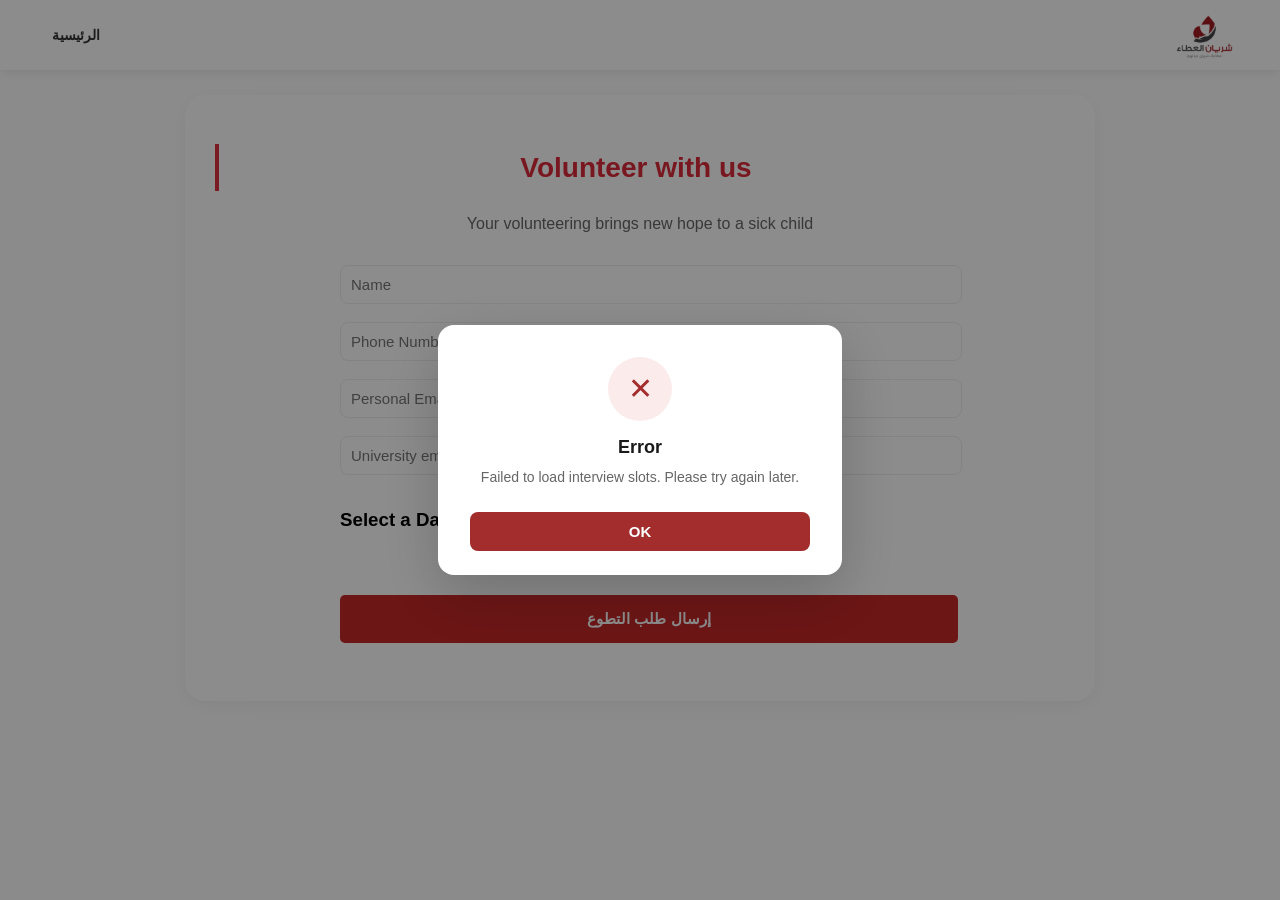
<file: src/main/resources/static/volunteer.html>
<!doctype html>
<html lang="en" dir="ltr">
  <head>
    <meta charset="UTF-8" />
    <title>شريان العطاء - تطوع معنا</title>
    <link rel="stylesheet" href="CSS/style.css" />
    <style>
      .calendar-grid,
      .time-slots {
        display: grid;
        grid-template-columns: repeat(auto-fill, minmax(96px, 1fr));
        gap: 10px;
        margin-top: 10px;
        margin-bottom: 20px;
        width: 103%;
      }
      .item-box {
        padding: 8px;
        border: 1px solid #ddd;
        text-align: center;
        cursor: pointer;
        border-radius: 8px;
        transition: all 0.3s ease;
        font-size: 14px;
      }
      .available {
        background-color: #e8f5e9;
        color: #2e7d32;
        border-color: #a5d6a7;
      }
      .disabled {
        background-color: #f5f5f5;
        color: #9e9e9e;
        cursor: not-allowed;
        opacity: 0.6;
      }
      .selected {
        background-color: #c62828 !important;
        color: white !important;
        border-color: #b71c1c;
        transform: scale(1.05);
      }
      .hidden {
        display: none;
      }
      .alert-overlay {
        position: fixed;
        inset: 0;
        background: rgba(0, 0, 0, 0.45);
        display: flex;
        align-items: center;
        justify-content: center;
        z-index: 9999;
        opacity: 0;
        transition: opacity 0.25s;
        pointer-events: none;
      }
      .alert-overlay.show {
        opacity: 1;
        pointer-events: all;
      }
      .alert-box {
        background: white;
        border-radius: 16px;
        padding: 2rem 2rem 1.5rem;
        width: 90%;
        max-width: 340px;
        text-align: center;
        box-shadow: 0 20px 60px rgba(0, 0, 0, 0.2);
        transform: scale(0.85);
        transition: transform 0.25s;
      }
      .alert-overlay.show .alert-box {
        transform: scale(1);
      }

      .alert-icon {
        width: 64px;
        height: 64px;
        border-radius: 50%;
        display: flex;
        align-items: center;
        justify-content: center;
        margin: 0 auto 1rem;
        font-size: 30px;
      }
      .alert-icon.success {
        background: #eaf3de;
        color: #37680f;
      }
      .alert-icon.error {
        background: #fcebeb;
        color: #a32d2d;
      }

      .alert-title {
        font-size: 18px;
        font-weight: bold;
        margin-bottom: 8px;
        color: #1a1a1a;
      }
      .alert-message {
        font-size: 14px;
        color: #666;
        margin-bottom: 1.5rem;
        line-height: 1.6;
      }
      .alert-btn {
        width: 100%;
        padding: 11px;
        border: none;
        border-radius: 8px;
        font-size: 15px;
        font-weight: bold;
        cursor: pointer;
        transition: opacity 0.2s;
        color: white;
      }
      .alert-btn:hover {
        opacity: 0.85;
      }
      .alert-btn.success {
        background: #c62828;
      }
      .alert-btn.error {
        background: #a32d2d;
      }
    </style>
  </head>
  <body style="direction: ltr">
    <nav class="navbar" style="direction: rtl">
      <div class="logo-container">
        <img src="Images/logo.jpg" style="height: 50px" alt="Logo" />
        <!-- <h1 class="hadeer">Shريان العطاء</h1> 
          <span class="heart-icon">❤️</span> -->
      </div>
      <a href="index.html" class="nav-item">الرئيسية</a>
    </nav>

    <div class="content-box">
      <h1 style="text-align: center">Volunteer with us</h1>

      <p style="text-align: center; color: #666">
        Your volunteering brings new hope to a sick child
      </p>

      <form id="volunteerForm" style="max-width: 600px; margin: 20px auto">
        <input
          type="text"
          id="userName"
          placeholder="Name"
          required
          style="
            width: 100%;
            padding: 10px;
            margin-bottom: 10px;
            direction: ltr;
          "
        />
        <input
          type="tel"
          id="phoneNumber"
          placeholder="Phone Number"
          required
          style="
            width: 100%;
            padding: 10px;
            margin-bottom: 10px;
            direction: ltr;
          "
        />
        <input
          type="email"
          id="personalEmail"
          placeholder="Personal Email"
          required
          style="
            width: 100%;
            padding: 10px;
            margin-bottom: 10px;
            direction: ltr;
          "
        />
        <!-- <input
          type="text"
          id="userYear"
          placeholder="السنة الدراسية"
          required
          style="width: 100%; padding: 10px; margin-bottom: 10px"
        /> -->
        <input
          type="email"
          id="userEmail"
          placeholder="University email"
          required
          style="
            width: 100%;
            padding: 10px;
            margin-bottom: 10px;
            direction: ltr;
          "
        />

        <!-- <h3>1. اختر الشهر</h3>
        <div id="monthPicker" class="calendar-grid"></div>

        <div id="daySection" class="hidden"> -->
        <div>
          <h3 style="text-align: left">Select a Date</h3>
        </div>
        <div id="slotsContainer" class="time-slots"></div>
        <!-- <div id="dayPicker" class="calendar-grid"></div> -->
        <!-- </div>

        <div id="timeSection" class="hidden">
          <h3>3. اختر موعد المقابلة</h3>
          <div id="timePicker" class="time-slots"></div>
        </div> -->

        <button
          type="submit"
          class="btn-submit-step"
          style="
            margin-top: 20px;
            width: 103%;
            padding: 15px;
            background: #c62828;
            color: white;
            border: none;
            border-radius: 5px;
            cursor: pointer;
          "
        >
          إرسال طلب التطوع
        </button>
      </form>
    </div>
    <div class="alert-overlay" id="alertOverlay">
      <div class="alert-box">
        <div class="alert-icon" id="alertIcon"></div>
        <div class="alert-title" id="alertTitle"></div>
        <div class="alert-message" id="alertMessage"></div>
        <button class="alert-btn" id="alertBtn" onclick="closeAlert()"></button>
      </div>
    </div>
    <script>
      let selectedSlot = null;
      let alertCallback = null;
      let alertShouldRedirect = false;

      function showAlert(type, title, message, btnText, callback) {
        document.getElementById("alertIcon").className = "alert-icon " + type;
        document.getElementById("alertIcon").textContent =
          type === "success" ? "✓" : "✕";
        document.getElementById("alertTitle").textContent = title;
        document.getElementById("alertMessage").textContent = message;
        document.getElementById("alertBtn").textContent = btnText;
        document.getElementById("alertBtn").className = "alert-btn " + type;

        alertCallback = callback || null;
        document.getElementById("alertOverlay").classList.add("show");
      }

      function closeAlert() {
        document.getElementById("alertOverlay").classList.remove("show");
        if (alertCallback) {
          alertCallback();
          alertCallback = null;
        }
      }
      function convertTo12Hour(timeStr) {
        let [hours, minutes] = timeStr.split(":");

        hours = parseInt(hours, 10);

        const period = hours >= 12 ? "PM" : "AM";

        hours = hours % 12;
        if (hours === 0) hours = 12;

        return `${hours}:${minutes} ${period}`;
      }
      function formatDateDMY(dateStr) {
        const [year, month, day] = dateStr.split("-");

        return `${day}-${month}-${year}`;
      }
      async function loadSlots() {
        try {
          const response = await fetch(
            "http://localhost:9090/interviews/9/slots",
          );

          if (!response.ok) {
            throw new Error("Failed to fetch slots");
          }

          const data = await response.json();
          console.log("Slots:", data);

          const container = document.getElementById("slotsContainer");
          container.innerHTML = "";

          data.forEach((slot) => {
            const div = document.createElement("div");
            div.className = "item-box";

            if (slot.status === "AVAILABLE") {
              div.classList.add("available");

              div.onclick = () => selectSlot(div, slot);
            } else {
              div.classList.add("disabled");
            }

            div.innerHTML = `
              <div>${formatDateDMY(slot.date)}</div>
              <div style="direction:ltr">${convertTo12Hour(slot.time)}</div>
            `;

            container.appendChild(div);
          });
        } catch (error) {
          console.error("Error loading slots:", error);

          showAlert(
            "error",
            "Error",
            "Failed to load interview slots. Please try again later.",
            "OK",
          );
        }
      }

      function selectSlot(element, slot) {
        clearSelection("#slotsContainer .item-box");

        element.classList.add("selected");
        selectedSlot = slot;

        console.log("Selected slot:", selectedSlot);
      }

      function clearSelection(selector) {
        document
          .querySelectorAll(selector)
          .forEach((item) => item.classList.remove("selected"));
      }

      document.getElementById("volunteerForm").onsubmit = async function (e) {
        e.preventDefault();

        if (!selectedSlot) {
          showAlert(
            "error",
            "Error",
            "Please select an interview date first.",
            "OK",
          );
          return;
        }

        const name = document.getElementById("userName").value.trim();
        const email = document.getElementById("userEmail").value.trim();
        const personalEmail = document
          .getElementById("personalEmail")
          .value.trim();
        const phoneNumber = document.getElementById("phoneNumber").value.trim();

        console.log("Email sent:", email);

        const submitBtn = document.querySelector(".btn-submit-step");
        submitBtn.disabled = true;
        submitBtn.innerText = "Processing...";

        try {
          const createResponse = await fetch(
            "http://localhost:9090/create-volunteer",
            {
              method: "POST",
              headers: { "Content-Type": "application/json" },
              body: JSON.stringify({
                name: name,
                universityEmail: email,
                phone: phoneNumber,
                email: personalEmail,
              }),
            },
          );

          const text = await createResponse.text();

          let createResult;
          try {
            createResult = JSON.parse(text);
          } catch {
            createResult = text;
          }

          if (!createResponse.ok) {
            throw new Error(
              typeof createResult === "string"
                ? createResult
                : createResult.message || "Error creating volunteer",
            );
          }

          console.log("Volunteer created:", createResult.id);

          const chooseResponse = await fetch(
            `http://localhost:9090/volunteer/${createResult.id}/choose-slot/${selectedSlot.id}`,

            {
              method: "POST",
            },
          );

          if (!chooseResponse.ok) {
            throw new Error("Failed to book interview slot");
          }

          showAlert(
            "success",
            "Booked Successfully",
            "Your interview appointment has been booked successfully. Thank you for volunteering!",
            "Back to Home",
            () => {
              window.location.href = "index.html";
            },
          );
          document.getElementById("volunteerForm").reset();
          selectedSlot = null;
          clearSelection("#slotsContainer .item-box");
        } catch (error) {
          console.error("Error:", error);
          showAlert(
            "error",
            "Error",
            error.message || "An unexpected error occurred",
            "OK",
          );
        } finally {
          submitBtn.disabled = false;
          submitBtn.innerText = "Submit Application";
        }
      };

      window.onload = loadSlots;
      loadSlots();
    </script>
  </body>
</html>
</file>
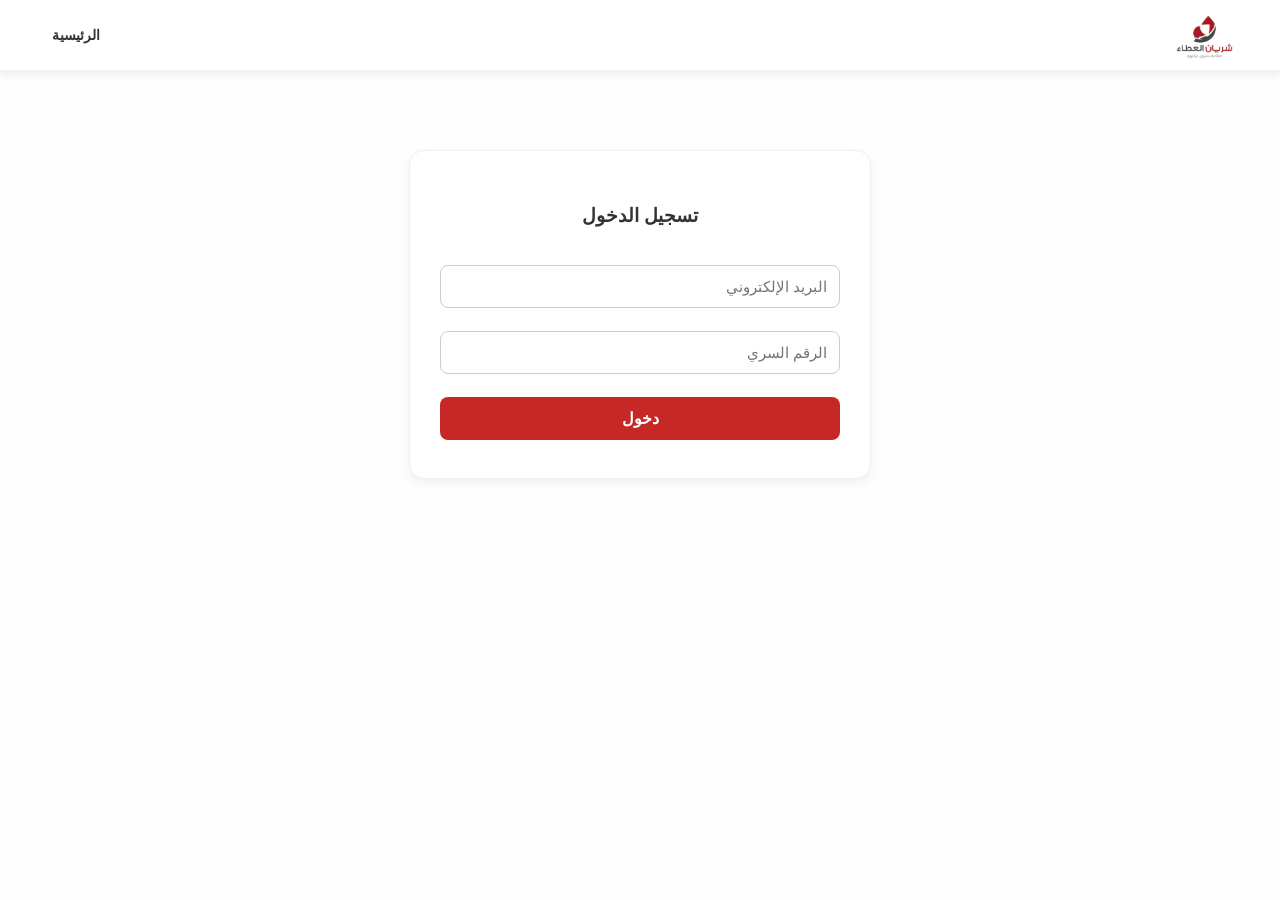
<file: src/main/resources/static/volunteers.html>
<!doctype html>
<html lang="en">
  <head>
    <meta charset="UTF-8" />
    <meta name="viewport" content="width=device-width, initial-scale=1.0" />
    <title>Volunteers — System</title>
    <link
      href="https://fonts.googleapis.com/css2?family=DM+Sans:wght@400;500;600&family=Space+Grotesk:wght@500;600;700&display=swap"
      rel="stylesheet"
    />
    <style>
      *,
      *::before,
      *::after {
        margin: 0;
        padding: 0;
        box-sizing: border-box;
      }

      :root {
        --sidebar-w: 230px;
        --bg: #fff0f5;
        --sidebar-bg: #2a1a2f;
        --sidebar-hover: #3a2340;
        --sidebar-active: #4a2d52;
        --accent: #e91e63;
        --accent2: #ff4da6;
        --accent3: #ff85c1;
        --text-main: #2a1a2f;
        --text-muted: #a07a8c;
        --card-bg: #ffffff;
        --border: #f3d6e4;
        --transition: all 0.2s ease;
      }

      body {
        font-family: "DM Sans", sans-serif;
        background: var(--bg);
        color: var(--text-main);
        min-height: 100vh;
        display: flex;
      }

      /* SIDEBAR */
      .sidebar {
        width: var(--sidebar-w);
        min-height: 100vh;
        background: var(--sidebar-bg);
        display: flex;
        flex-direction: column;
        position: fixed;
        left: 0;
        top: 0;
        bottom: 0;
        z-index: 100;
      }

      .sidebar-logo {
        padding: 24px 20px 20px;
        border-bottom: 1px solid rgba(255, 255, 255, 0.06);
      }

      .sidebar-logo h2 {
        font-family: "Space Grotesk", sans-serif;
        font-size: 18px;
        font-weight: 700;
        color: #fff;
        display: flex;
        align-items: center;
        gap: 10px;
      }

      .logo-icon {
        width: 32px;
        height: 32px;
        background: var(--accent);
        border-radius: 8px;
        display: flex;
        align-items: center;
        justify-content: center;
        font-size: 16px;
      }

      .sidebar-nav {
        flex: 1;
        padding: 16px 12px;
      }

      .nav-label {
        font-size: 10px;
        font-weight: 600;
        color: rgba(255, 255, 255, 0.3);
        letter-spacing: 1.2px;
        text-transform: uppercase;
        padding: 0 8px;
        margin-bottom: 8px;
        margin-top: 16px;
      }

      .nav-label:first-child {
        margin-top: 0;
      }

      .sidebar ul {
        list-style: none;
      }

      .sidebar li {
        display: flex;
        align-items: center;
        gap: 11px;
        padding: 10px 12px;
        border-radius: 8px;
        cursor: pointer;
        font-size: 14px;
        font-weight: 500;
        color: rgba(255, 255, 255, 0.55);
        transition: var(--transition);
        margin-bottom: 2px;
        position: relative;
      }

      .sidebar li:hover {
        background: var(--sidebar-hover);
        color: rgba(255, 255, 255, 0.85);
      }

      .sidebar li.active {
        background: var(--sidebar-active);
        color: #fff;
      }

      .sidebar li.active::before {
        content: "";
        position: absolute;
        left: 0;
        top: 50%;
        transform: translateY(-50%);
        width: 3px;
        height: 60%;
        background: var(--accent);
        border-radius: 0 3px 3px 0;
      }

      .nav-icon {
        width: 18px;
        height: 18px;
        flex-shrink: 0;
        opacity: 0.7;
      }

      .sidebar li.active .nav-icon,
      .sidebar li:hover .nav-icon {
        opacity: 1;
      }

      .sidebar-footer {
        padding: 16px 12px;
        border-top: 1px solid rgba(255, 255, 255, 0.06);
      }

      .user-info {
        display: flex;
        align-items: center;
        gap: 10px;
        padding: 8px;
        border-radius: 8px;
      }

      .avatar {
        width: 34px;
        height: 34px;
        border-radius: 50%;
        background: linear-gradient(135deg, #4f7ef8, #38c98a);
        display: flex;
        align-items: center;
        justify-content: center;
        font-size: 13px;
        font-weight: 600;
        color: white;
        flex-shrink: 0;
      }

      .user-name {
        font-size: 13px;
        font-weight: 500;
        color: rgba(255, 255, 255, 0.85);
      }

      .user-role {
        font-size: 11px;
        color: rgba(255, 255, 255, 0.35);
      }

      /* MAIN */
      .main {
        margin-left: var(--sidebar-w);
        flex: 1;
        padding: 32px 36px;
        min-height: 100vh;
      }

      .page-header {
        display: flex;
        align-items: center;
        justify-content: space-between;
        margin-bottom: 24px;
      }

      .page-header h1 {
        font-family: "Space Grotesk", sans-serif;
        font-size: 24px;
        font-weight: 600;
        color: var(--text-main);
      }

      .page-header p {
        font-size: 13px;
        color: var(--text-muted);
        margin-top: 3px;
      }

      /* STATS CARDS */
      .stats-row {
        display: grid;
        grid-template-columns: repeat(4, 1fr);
        gap: 14px;
        margin-bottom: 22px;
      }

      .stat-card {
        background: var(--card-bg);
        border-radius: 12px;
        border: 1px solid var(--border);
        padding: 16px 18px;
        animation: fadeUp 0.3s ease both;
      }

      .stat-card:nth-child(1) {
        animation-delay: 0.05s;
      }
      .stat-card:nth-child(2) {
        animation-delay: 0.1s;
      }
      .stat-card:nth-child(3) {
        animation-delay: 0.15s;
      }
      .stat-card:nth-child(4) {
        animation-delay: 0.2s;
      }

      .stat-label {
        font-size: 11px;
        font-weight: 600;
        color: var(--text-muted);
        text-transform: uppercase;
        letter-spacing: 0.5px;
        margin-bottom: 6px;
      }

      .stat-value {
        font-family: "Space Grotesk", sans-serif;
        font-size: 26px;
        font-weight: 700;
      }

      .stat-card.blue .stat-value {
        color: #ff4f8b;
      }
      .stat-card.green .stat-value {
        color: #ff6fa5;
      }
      .stat-card.orange .stat-value {
        color: #ff9ec2;
      }
      .stat-card.red .stat-value {
        color: #d6336c;
      }

      /* TOOLBAR */
      .toolbar {
        display: flex;
        align-items: center;
        gap: 12px;
        margin-bottom: 18px;
        flex-wrap: wrap;
      }

      .search-wrap {
        position: relative;
        flex: 1;
        min-width: 200px;
        max-width: 300px;
      }

      .search-wrap input {
        width: 100%;
        padding: 9px 12px 9px 36px;
        border: 1px solid var(--border);
        border-radius: 9px;
        font-size: 13px;
        font-family: "DM Sans", sans-serif;
        background: var(--card-bg);
        color: var(--text-main);
        outline: none;
        transition: border 0.2s;
      }

      .search-wrap input:focus {
        border-color: var(--accent);
      }

      .search-icon {
        position: absolute;
        left: 11px;
        top: 50%;
        transform: translateY(-50%);
        color: var(--text-muted);
        font-size: 14px;
        pointer-events: none;
      }

      .filter-select {
        padding: 9px 14px;
        border: 1px solid var(--border);
        border-radius: 9px;
        font-size: 13px;
        font-family: "DM Sans", sans-serif;
        background: var(--card-bg);
        color: var(--text-main);
        outline: none;
        cursor: pointer;
        transition: border 0.2s;
      }

      .filter-select:focus {
        border-color: var(--accent);
      }

      .count-badge {
        margin-left: auto;
        font-size: 12px;
        color: var(--text-muted);
        background: var(--card-bg);
        border: 1px solid var(--border);
        padding: 7px 14px;
        border-radius: 8px;
      }

      /* TABLE */
      .table-wrap {
        background: var(--card-bg);
        border-radius: 14px;
        border: 1px solid var(--border);
        overflow: hidden;
        animation: fadeUp 0.35s ease 0.2s both;
      }

      @keyframes fadeUp {
        from {
          opacity: 0;
          transform: translateY(10px);
        }
        to {
          opacity: 1;
          transform: translateY(0);
        }
      }

      table {
        width: 100%;
        border-collapse: collapse;
      }

      thead tr {
        background: #ffe4ec;
        border-bottom: 1px solid var(--border);
      }

      thead th {
        padding: 13px 16px;
        text-align: left;
        font-size: 11px;
        font-weight: 600;
        color: var(--text-muted);
        text-transform: uppercase;
        letter-spacing: 0.6px;
        cursor: pointer;
        user-select: none;
        white-space: nowrap;
      }

      thead th:hover {
        color: var(--text-main);
      }

      tbody tr {
        border-bottom: 1px solid var(--border);
        transition: background 0.15s;
      }

      tbody tr:last-child {
        border-bottom: none;
      }
      tbody tr:hover {
        background: #fff0f5;
      }

      td {
        padding: 13px 16px;
        font-size: 13px;
        color: var(--text-main);
        vertical-align: middle;
      }

      .vol-cell {
        display: flex;
        align-items: center;
        gap: 11px;
      }

      .vol-avatar {
        width: 36px;
        height: 36px;
        border-radius: 50%;
        display: flex;
        align-items: center;
        justify-content: center;
        font-size: 13px;
        font-weight: 600;
        color: white;
        flex-shrink: 0;
      }

      .vol-name {
        font-weight: 500;
        font-size: 13px;
        color: var(--text-main);
      }
      .vol-email {
        font-size: 11px;
        color: var(--text-muted);
      }

      .status-badge {
        font-size: 11px;
        font-weight: 500;
        padding: 3px 10px;
        border-radius: 20px;
        display: inline-block;
      }

      .status-APPROVED {
        background: #e8f8ef;
        color: #1e7e4a;
      }
      .status-PENDING {
        background: #fff8e1;
        color: #c67c00;
      }
      .status-REJECTED {
        background: #fdecea;
        color: #c0392b;
      }
      .status-ASSIGNED {
        background: #eef2ff;
        color: #4f7ef8;
      }

      .action-btns {
        display: flex;
        gap: 6px;
        flex-wrap: wrap;
      }

      .btn-edit,
      .btn-del,
      .btn-assign {
        border: none;
        border-radius: 7px;
        padding: 5px 11px;
        font-size: 12px;
        font-weight: 500;
        cursor: pointer;
        font-family: "DM Sans", sans-serif;
        transition: var(--transition);
      }

      .btn-edit {
        background: #ffe4ec;
        color: #ff4f8b;
      }
      .btn-edit:hover {
        background: #ffd6e4;
      }
      .btn-del {
        background: #fdecea;
        color: #c0392b;
      }
      .btn-del:hover {
        background: #fbd5d2;
      }
      .btn-assign {
        background: #eef2ff;
        color: #4f7ef8;
      }
      .btn-assign:hover {
        background: #dde5ff;
      }
      .btn-assign:disabled {
        opacity: 0.5;
        cursor: not-allowed;
      }

      .empty-state {
        text-align: center;
        padding: 60px 20px;
        color: var(--text-muted);
        font-size: 14px;
      }
      .empty-state div {
        font-size: 32px;
        margin-bottom: 12px;
      }

      /* MODAL */
      .modal-overlay {
        display: none;
        position: fixed;
        inset: 0;
        background: rgba(0, 0, 0, 0.35);
        z-index: 200;
        align-items: center;
        justify-content: center;
      }

      .modal-overlay.open {
        display: flex;
      }

      .modal {
        background: var(--card-bg);
        border-radius: 16px;
        padding: 28px;
        width: 460px;
        max-width: 95vw;
        animation: fadeUp 0.25s ease;
      }

      .modal-title {
        font-family: "Space Grotesk", sans-serif;
        font-size: 17px;
        font-weight: 600;
        margin-bottom: 20px;
        display: flex;
        align-items: center;
        justify-content: space-between;
      }

      .modal-close {
        background: none;
        border: none;
        font-size: 20px;
        cursor: pointer;
        color: var(--text-muted);
        line-height: 1;
      }

      .form-row {
        display: grid;
        grid-template-columns: 1fr 1fr;
        gap: 14px;
        margin-bottom: 14px;
      }

      .form-row.full {
        grid-template-columns: 1fr;
      }

      .form-group {
        display: flex;
        flex-direction: column;
        gap: 5px;
      }

      .form-group label {
        font-size: 12px;
        font-weight: 500;
        color: var(--text-muted);
        text-transform: uppercase;
        letter-spacing: 0.4px;
      }

      .form-group input,
      .form-group select {
        padding: 9px 12px;
        border: 1px solid var(--border);
        border-radius: 9px;
        font-size: 13px;
        font-family: "DM Sans", sans-serif;
        color: var(--text-main);
        background: var(--card-bg);
        outline: none;
        transition: border 0.2s;
      }

      .form-group input:focus,
      .form-group select:focus {
        border-color: var(--accent);
      }

      .modal-footer {
        display: flex;
        gap: 10px;
        justify-content: flex-end;
        margin-top: 20px;
      }

      .btn-cancel {
        padding: 9px 18px;
        border: 1px solid var(--border);
        border-radius: 9px;
        background: none;
        font-size: 13px;
        font-family: "DM Sans", sans-serif;
        cursor: pointer;
        color: var(--text-muted);
        transition: var(--transition);
      }

      .btn-cancel:hover {
        background: var(--bg);
      }

      .btn-save {
        padding: 9px 20px;
        border: none;
        border-radius: 9px;
        background: var(--accent2);
        color: white;
        font-size: 13px;
        font-weight: 500;
        font-family: "DM Sans", sans-serif;
        cursor: pointer;
        transition: var(--transition);
      }

      .btn-save:hover {
        background: #e84379;
      }
      .btn-save:disabled {
        opacity: 0.6;
        cursor: not-allowed;
      }

      /* Toast */
      .toast {
        position: fixed;
        bottom: 24px;
        right: 24px;
        background: #1e1e2e;
        color: white;
        padding: 12px 20px;
        border-radius: 10px;
        font-size: 13px;
        font-weight: 500;
        z-index: 999;
        animation: toastIn 0.3s ease;
        box-shadow: 0 8px 30px rgba(0, 0, 0, 0.25);
        max-width: 320px;
      }
      @keyframes toastIn {
        from {
          opacity: 0;
          transform: translateY(10px);
        }
        to {
          opacity: 1;
          transform: translateY(0);
        }
      }
    </style>
  </head>
  <body>
    <!-- SIDEBAR -->
    <div class="sidebar">
      <div class="sidebar-logo">
        <h2>
          <div class="logo-icon">⚡</div>
          System
        </h2>
      </div>
      <nav class="sidebar-nav">
        <div class="nav-label">Main</div>
        <ul>
          <li onclick="go('hrAdmin.html')">
            <svg class="nav-icon" viewBox="0 0 20 20" fill="currentColor">
              <path
                d="M2 10.5a1.5 1.5 0 113 0v6a1.5 1.5 0 01-3 0v-6zM6 10.333v5.43a2 2 0 001.106 1.79l.05.025A4 4 0 008.943 18h5.416a2 2 0 001.962-1.608l1.2-6A2 2 0 0015.56 8H12V4a2 2 0 00-2-2 1 1 0 00-1 1v.667a4 4 0 01-.8 2.4L6.8 7.933a4 4 0 00-.8 2.4z"
              />
            </svg>
            Dashboard
          </li>
        </ul>
        <div class="nav-label">Management</div>
        <ul>
          <li onclick="go('staff.html')">
            <svg class="nav-icon" viewBox="0 0 20 20" fill="currentColor">
              <path
                d="M9 6a3 3 0 11-6 0 3 3 0 016 0zM17 6a3 3 0 11-6 0 3 3 0 016 0zM12.93 17c.046-.327.07-.66.07-1a6.97 6.97 0 00-1.5-4.33A5 5 0 0119 16v1h-6.07zM6 11a5 5 0 015 5v1H1v-1a5 5 0 015-5z"
              />
            </svg>
            Staff
          </li>
          <li class="active" onclick="go('volunteers.html')">
            <svg class="nav-icon" viewBox="0 0 20 20" fill="currentColor">
              <path
                fill-rule="evenodd"
                d="M3.172 5.172a4 4 0 015.656 0L10 6.343l1.172-1.171a4 4 0 115.656 5.656L10 17.657l-6.828-6.829a4 4 0 010-5.656z"
                clip-rule="evenodd"
              />
            </svg>
            Volunteers
          </li>
          <li onclick="go('interview.html')">
            <svg class="nav-icon" viewBox="0 0 20 20" fill="currentColor">
              <path
                fill-rule="evenodd"
                d="M18 10c0 3.866-3.582 7-8 7a8.841 8.841 0 01-4.083-.98L2 17l1.338-3.123C2.493 12.767 2 11.434 2 10c0-3.866 3.582-7 8-7s8 3.134 8 7zM7 9H5v2h2V9zm8 0h-2v2h2V9zM9 9h2v2H9V9z"
                clip-rule="evenodd"
              />
            </svg>
            Interview
          </li>
        </ul>
      </nav>
      <div class="sidebar-footer">
        <div class="user-info">
          <div class="avatar">A</div>
          <div>
            <div class="user-name">Admin</div>
            <div class="user-role">System Manager</div>
          </div>
        </div>
      </div>
    </div>

    <!-- MAIN CONTENT -->
    <div class="main">
      <div class="page-header">
        <div>
          <h1>Volunteers</h1>
          <p>Manage and track all volunteer applications</p>
        </div>
        <!-- No "Add Volunteer" button -->
      </div>

      <!-- STATISTICS CARDS -->
      <div class="stats-row">
        <div class="stat-card blue">
          <div class="stat-label">Total</div>
          <div class="stat-value" id="st-total">0</div>
        </div>
        <div class="stat-card green">
          <div class="stat-label">Approved</div>
          <div class="stat-value" id="st-approved">0</div>
        </div>
        <div class="stat-card orange">
          <div class="stat-label">Pending</div>
          <div class="stat-value" id="st-pending">0</div>
        </div>
        <div class="stat-card red">
          <div class="stat-label">Rejected</div>
          <div class="stat-value" id="st-rejected">0</div>
        </div>
      </div>

      <!-- TOOLBAR -->
      <div class="toolbar">
        <div class="search-wrap">
          <span class="search-icon">🔍</span>
          <input
            type="text"
            id="search-input"
            placeholder="Search name, email, phone..."
            oninput="renderTable()"
          />
        </div>
        <select
          class="filter-select"
          id="filter-status"
          onchange="renderTable()"
        >
          <option value="">All Status</option>
          <option value="APPROVED">Approved</option>
          <option value="PENDING">Pending</option>
          <option value="REJECTED">Rejected</option>
          <option value="ASSIGNED">Assigned</option>
        </select>
        <div class="count-badge" id="count-badge">0 volunteers</div>
      </div>

      <!-- TABLE -->
      <div class="table-wrap">
        <table>
          <thead>
            <tr>
              <th onclick="sortBy('name')">Name ↕</th>
              <th onclick="sortBy('universityEmail')">University Email ↕</th>
              <th onclick="sortBy('phone')">Phone ↕</th>
              <th onclick="sortBy('status')">Status ↕</th>
              <th>Action</th>
            </tr>
          </thead>
          <tbody id="vol-tbody"></tbody>
        </table>
        <div class="empty-state" id="empty-state" style="display: none">
          <div>🙋</div>
          No volunteers found
        </div>
      </div>
    </div>

    <!-- ASSIGN MODAL -->
    <div
      class="modal-overlay"
      id="assign-modal"
      onclick="closeAssignOutside(event)"
    >
      <div class="modal">
        <div class="modal-title">
          <span>Assign Volunteer to HR</span>
          <button class="modal-close" onclick="closeAssignModal()">
            &times;
          </button>
        </div>
        <div class="form-row full">
          <div class="form-group">
            <label>Select Target HR Member</label>
            <select id="target-hr-select">
              <option value="" disabled selected>Choose HR member…</option>
            </select>
          </div>
        </div>
        <div class="modal-footer">
          <button class="btn-cancel" onclick="closeAssignModal()">
            Cancel
          </button>
          <button
            class="btn-save"
            id="btn-assign-save"
            onclick="confirmAssign()"
          >
            Assign
          </button>
        </div>
      </div>
    </div>

    <!-- EDIT MODAL -->
    <div
      class="modal-overlay"
      id="modal-overlay"
      onclick="closeModalOutside(event)"
    >
      <div class="modal">
        <div class="modal-title">
          <span id="modal-title-text">Edit Volunteer</span>
          <button class="modal-close" onclick="closeModal()">&times;</button>
        </div>
        <div class="form-row">
          <div class="form-group">
            <label>First Name</label>
            <input type="text" id="f-fname" placeholder="Sara" />
          </div>
          <div class="form-group">
            <label>Last Name</label>
            <input type="text" id="f-lname" placeholder="Ahmed" />
          </div>
        </div>
        <div class="form-row">
          <div class="form-group">
            <label>Email</label>
            <input type="email" id="f-email" placeholder="sara@example.com" />
          </div>
          <div class="form-group">
            <label>University Email</label>
            <input type="email" id="f-uni-email" placeholder="sara@uni.edu" />
          </div>
        </div>
        <div class="form-row">
          <div class="form-group">
            <label>Phone</label>
            <input type="text" id="f-phone" placeholder="+20 1xx xxx xxxx" />
          </div>
          <div class="form-group">
            <label>Status</label>
            <select id="f-status">
              <option value="PENDING">Pending</option>
              <option value="APPROVED">Approved</option>
              <option value="REJECTED">Rejected</option>
            </select>
          </div>
        </div>
        <div class="modal-footer">
          <button class="btn-cancel" onclick="closeModal()">Cancel</button>
          <button class="btn-save" id="btn-edit-save" onclick="saveVolunteer()">
            Save
          </button>
        </div>
      </div>
    </div>

    <script>
      (function () {
        const BASE = "http://localhost:9090";

        // ── Auth ──
        let hrId = null;
        const stored = localStorage.getItem("user");
        if (stored) {
          try {
            const user = JSON.parse(stored);
            if (user.role !== "HR_ADMIN") {
              window.location.href = "login.html";
              return;
            }
            hrId = user.id;
          } catch (e) {
            window.location.href = "login.html";
            return;
          }
        } else {
          window.location.href = "login.html";
          return;
        }

        window.go = (page) => (window.location.href = page);

        // ── State ──
        const COLORS = [
          "#4f7ef8",
          "#38c98a",
          "#f5a623",
          "#e74c3c",
          "#a78bfa",
          "#0ea5e9",
          "#f43f5e",
          "#10b981",
        ];
        let volunteersData = [];
        let hrMembers = []; // for assign dropdown
        let editingId = null;
        let assigningVolId = null;
        let sortKey = null;
        let sortAsc = true;

        // ── Helpers ──
        function getInitials(name) {
          if (!name) return "?";
          return name
            .split(" ")
            .map((w) => w[0])
            .join("")
            .slice(0, 2)
            .toUpperCase();
        }
        function getColor(name) {
          if (!name) return COLORS[0];
          let hash = 0;
          for (let c of name) hash = c.charCodeAt(0) + ((hash << 5) - hash);
          return COLORS[Math.abs(hash) % COLORS.length];
        }
        function showToast(msg) {
          const t = document.createElement("div");
          t.className = "toast";
          t.textContent = msg;
          document.body.appendChild(t);
          setTimeout(() => t.remove(), 3200);
        }

        // ── Stats ──
        function updateStats() {
          document.getElementById("st-total").textContent =
            volunteersData.length;
          document.getElementById("st-approved").textContent =
            volunteersData.filter((v) => v.status === "APPROVED").length;
          document.getElementById("st-pending").textContent =
            volunteersData.filter((v) => v.status === "PENDING").length;
          document.getElementById("st-rejected").textContent =
            volunteersData.filter((v) => v.status === "REJECTED").length;
        }

        // ── Filter + Sort ──
        function getFiltered() {
          const q = document.getElementById("search-input").value.toLowerCase();
          const status = document.getElementById("filter-status").value;

          let list = volunteersData.filter((v) => {
            const matchQ =
              !q ||
              (v.name && v.name.toLowerCase().includes(q)) ||
              (v.universityEmail &&
                v.universityEmail.toLowerCase().includes(q)) ||
              (v.email && v.email.toLowerCase().includes(q)) ||
              (v.phone && v.phone.toLowerCase().includes(q));
            const matchStatus = !status || v.status === status;
            return matchQ && matchStatus;
          });

          if (sortKey) {
            list.sort((a, b) => {
              const av = a[sortKey] || "",
                bv = b[sortKey] || "";
              return sortAsc
                ? av.toString().localeCompare(bv.toString())
                : bv.toString().localeCompare(av.toString());
            });
          }
          return list;
        }

        // ── Render Table ──
        function renderTable() {
          const list = getFiltered();
          const tbody = document.getElementById("vol-tbody");
          const empty = document.getElementById("empty-state");
          document.getElementById("count-badge").textContent =
            `${list.length} volunteer${list.length !== 1 ? "s" : ""}`;
          updateStats();

          if (!list.length) {
            tbody.innerHTML = "";
            empty.style.display = "block";
            return;
          }
          empty.style.display = "none";

          tbody.innerHTML = list
            .map(
              (v) => `
            <tr>
              <td>
                <div class="vol-cell">
                  <div class="vol-avatar" style="background:${getColor(v.name)}">${getInitials(v.name)}</div>
                  <div>
                    <div class="vol-name">${v.name || "-"}</div>
                  </div>
                </div>
              </td>
              <td style="color:var(--text-muted);font-size:12px;">${v.universityEmail || v.email || "-"}</td>
              <td style="color:var(--text-muted);font-size:12px;">${v.phone || v.phoneNumber || "-"}</td>
              <td><span class="status-badge status-${v.status || "PENDING"}">${v.status || "PENDING"}</span></td>
              <td>
                <div class="action-btns">
                
                  <button class="btn-assign" onclick="openAssignModal(${v.id})">Assign</button>
              
                </div>
              </td>
            </tr>
          `,
            )
            .join("");
        }

        window.renderTable = renderTable;

        window.sortBy = function (key) {
          if (sortKey === key) sortAsc = !sortAsc;
          else {
            sortKey = key;
            sortAsc = true;
          }
          renderTable();
        };

        // ── Fetch Volunteers ──
        // GET /pending-volunteers?hrId={hrId}
        async function fetchVolunteers() {
          try {
            const res = await fetch(`${BASE}/pending-volunteers?hrId=${hrId}`);
            if (!res.ok) throw new Error(`HTTP ${res.status}`);
            volunteersData = await res.json();
            renderTable();
          } catch (e) {
            showToast("❌ Could not load volunteers: " + e.message);
          }
        }

        // ── Fetch HR Members (for assign dropdown) ──
        // GET /hr/staff-departments  → gives roles, but we need HR members list
        // Using GET /staff?hrId={hrId} to get all HR staff as potential targets
        async function fetchHrMembers() {
          try {
            const res = await fetch(`${BASE}/staff?hrId=${hrId}`);
            if (!res.ok) throw new Error(`HTTP ${res.status}`);
            hrMembers = await res.json();
          } catch (e) {
            console.warn("Could not load HR members:", e.message);
            hrMembers = [];
          }
        }

        // ── Delete Volunteer ──
        // DELETE /volunteers/{id}?hrId={hrId}
        window.deleteVolunteer = async function (id) {
          if (!confirm("Delete this volunteer?")) return;
          try {
            const res = await fetch(`${BASE}/volunteers/${id}?hrId=${hrId}`, {
              method: "DELETE",
            });
            if (!res.ok)
              throw new Error((await res.text()) || `HTTP ${res.status}`);
            volunteersData = volunteersData.filter((v) => v.id !== id);
            renderTable();
            showToast("🗑️ Volunteer deleted");
          } catch (e) {
            showToast("❌ " + e.message);
          }
        };

        // ── Edit Volunteer ──
        window.editVolunteer = function (id) {
          editingId = id;
          const v = volunteersData.find((x) => x.id === id);
          if (!v) return;
          const parts = (v.name || "").split(" ");
          document.getElementById("f-fname").value = parts[0] || "";
          document.getElementById("f-lname").value =
            parts.slice(1).join(" ") || "";
          document.getElementById("f-email").value = v.email || "";
          document.getElementById("f-uni-email").value =
            v.universityEmail || "";
          document.getElementById("f-phone").value =
            v.phone || v.phoneNumber || "";
          document.getElementById("f-status").value = v.status || "PENDING";
          document.getElementById("modal-title-text").textContent =
            "Edit Volunteer";
          const btn = document.getElementById("btn-edit-save");
          btn.disabled = false;
          btn.textContent = "Save";
          document.getElementById("modal-overlay").classList.add("open");
        };

        window.closeModal = function () {
          document.getElementById("modal-overlay").classList.remove("open");
          editingId = null;
        };

        window.closeModalOutside = function (e) {
          if (e.target.id === "modal-overlay") window.closeModal();
        };

        // PUT /volunteers/{id}?hrId={hrId}
        window.saveVolunteer = async function () {
          const fname = document.getElementById("f-fname").value.trim();
          const lname = document.getElementById("f-lname").value.trim();
          const email = document.getElementById("f-email").value.trim();
          const uniEmail = document.getElementById("f-uni-email").value.trim();
          const phone = document.getElementById("f-phone").value.trim();
          const status = document.getElementById("f-status").value;

          if (!fname || !email) {
            showToast("⚠️ Name and email are required");
            return;
          }

          const payload = {
            name: `${fname} ${lname}`.trim(),
            email,
            universityEmail: uniEmail,
            phone,
            status,
          };

          const btn = document.getElementById("btn-edit-save");
          btn.disabled = true;
          btn.textContent = "Saving…";

          try {
            const res = await fetch(
              `${BASE}/volunteers/${editingId}?hrId=${hrId}`,
              {
                method: "PUT",
                headers: { "Content-Type": "application/json" },
                body: JSON.stringify(payload),
              },
            );
            if (!res.ok)
              throw new Error((await res.text()) || `HTTP ${res.status}`);
            showToast("✅ Volunteer updated");
            window.closeModal();
            await fetchVolunteers();
          } catch (e) {
            showToast("❌ " + e.message);
          } finally {
            btn.disabled = false;
            btn.textContent = "Save";
          }
        };

        // ── Assign Modal ──
        window.openAssignModal = async function (volId) {
          assigningVolId = volId;
          // Reload HR members fresh
          await fetchHrMembers();

          const sel = document.getElementById("target-hr-select");
          sel.innerHTML = `<option>Loading...</option>`;

          const hrMembers = await getHrMembers();

          sel.innerHTML = `<option value="" disabled selected>Choose HR member…</option>`;
          hrMembers.forEach((hr) => {
            sel.appendChild(
              new Option(
                `${hr.name} (${hr.role || hr.department || ""})`,
                hr.id,
              ),
            );
          });

          const btn = document.getElementById("btn-assign-save");
          btn.disabled = false;
          btn.textContent = "Assign";
          document.getElementById("assign-modal").classList.add("open");
        };

        async function getHrMembers() {
          try {
            const res = await fetch(`${BASE}/hr-members`);
            if (!res.ok) throw new Error(`HTTP ${res.status}`);
            return await res.json();
          } catch (e) {
            console.warn("Could not load HR members:", e.message);
            return [];
          }
        }
        window.closeAssignModal = function () {
          document.getElementById("assign-modal").classList.remove("open");
          assigningVolId = null;
        };

        window.closeAssignOutside = function (e) {
          if (e.target.id === "assign-modal") window.closeAssignModal();
        };

        // POST /assign-volunteer   body: { assignerHrId, volunteerId, targetHrId }
        window.confirmAssign = async function () {
          const targetHrId = parseInt(
            document.getElementById("target-hr-select").value,
          );
          if (!targetHrId) {
            showToast("⚠️ Please select an HR member");
            return;
          }

          const btn = document.getElementById("btn-assign-save");
          btn.disabled = true;
          btn.textContent = "Assigning…";

          try {
            const res = await fetch(`${BASE}/assign-volunteer`, {
              method: "POST",
              headers: { "Content-Type": "application/json" },
              body: JSON.stringify({
                assignerHrId: hrId,
                volunteerId: assigningVolId,
                targetHrId: targetHrId,
              }),
            });
            if (!res.ok)
              throw new Error((await res.text()) || `HTTP ${res.status}`);
            showToast("✅ Volunteer assigned successfully");
            window.closeAssignModal();
            await fetchVolunteers();
          } catch (e) {
            showToast("❌ " + e.message);
          } finally {
            btn.disabled = false;
            btn.textContent = "Assign";
          }
        };

        // ── Init ──
        fetchVolunteers();
        fetchHrMembers();
      })();
    </script>
  </body>
</html>
</file>
<file: src/main/resources/static/CSS/style.css>
body {
  font-family: "Segoe UI", Tahoma, sans-serif;
  margin: 0;
  direction: rtl;
  text-align: right;
  background: #fdfdfd;
}
.navbar {
  display: flex;
  justify-content: space-between;
  align-items: center;
  padding: 10px 40px;
  background: #fff;
  box-shadow: 0 3px 10px rgba(0, 0, 0, 0.08);
  position: sticky;
  top: 0;
  z-index: 1000;
}
.logo-container {
  display: flex;
  align-items: center;
  gap: 8px;
}
.main-logo-text {
  font-size: 26px;
  font-weight: 900;
  color: #e63946;
}
.heart-icon {
  font-size: 28px;
  animation: beat 0.8s infinite alternate;
  display: inline-block;
  filter: drop-shadow(0 0 2px white) drop-shadow(0 0 2px white)
    drop-shadow(0 0 2px white);
}
@keyframes beat {
  to {
    transform: scale(1.15);
  }
}
.nav-links {
  list-style: none;
  display: flex;
  gap: 15px;
  align-items: center;
}
.nav-item {
  text-decoration: none;
  color: #333;
  font-weight: 600;
  padding: 8px 12px;
  border-radius: 25px;
  border: none;
  background: none;
  cursor: pointer;
  font-size: 14px;
  transition: 0.3s;
}
.btn-v {
  background: #f1f1f1;
}
.btn-l {
  background: #1d3557;
  color: white !important;
}
.btn-donate-main {
  background: linear-gradient(45deg, #e63946, #b91c1c);
  color: white;
  border: none;
  padding: 12px 30px;
  border-radius: 40px;
  font-size: 18px;
  font-weight: bold;
  cursor: pointer;
  box-shadow: 0 4px 12px rgba(230, 57, 70, 0.3);
  transition: 0.3s;
  text-decoration: none;
}
.btn-donate-main:hover {
  transform: scale(1.05);
}
.hero {
  height: 35vh;
  background:
    linear-gradient(rgba(0, 0, 0, 0.5), rgba(0, 0, 0, 0.5)),
    url("../Images/home-hero.jpg");
  background-size: cover;
  background-position: center;
  display: flex;
  align-items: center;
  justify-content: center;
  color: white;
  text-align: center;
}
.sub-nav {
  display: flex;
  justify-content: center;
  gap: 30px;
  padding: 18px 40px;
  background: white;
  width: fit-content;
  margin: -25px auto 20px;
  border-radius: 80px;
  box-shadow: 0 8px 25px rgba(0, 0, 0, 0.1);
}
.sub-link {
  text-decoration: none;
  color: #1d3557;
  font-weight: bold;
  font-size: 16px;
}
.content-box {
  max-width: 850px;
  margin: 25px auto;
  padding: 30px;
  background: white;
  border-radius: 21px;
  line-height: 1.7;
  box-shadow: 0 4px 20px rgba(0, 0, 0, 0.05);
}
.content-box h1 {
  color: #db2b39;
  font-size: 28px;
  border-left: 4px solid #dd303e;
  padding-right: 12px;
}
input,
select,
.btn-submit-step {
  width: 100%;
  padding: 10px;
  margin: 8px 0;
  border: 1px solid #eee;
  border-radius: 8px;
  font-size: 15px;
}
.btn-submit-step {
  background: #e63946;
  color: white;
  border: none;
  font-weight: bold;
  cursor: pointer;
}
.calendar-grid {
  display: grid;
  grid-template-columns: repeat(7, 1fr);
  gap: 8px;
  margin: 15px 0;
}
.day {
  padding: 10px 4px;
  border-radius: 8px;
  text-align: center;
  cursor: pointer;
  font-weight: bold;
  border: 1px solid #eee;
  font-size: 14px;
}
.available {
  background: #d4edda;
  color: #155724;
  border-color: #c3e6cb;
}
.disabled {
  background: #e9ecef;
  color: #adb5bd;
  cursor: not-allowed;
}
.selected {
  background: #e63946 !important;
  color: white !important;
}
.time-slots {
  display: flex;
  gap: 8px;
  margin-top: 12px;
  flex-wrap: wrap;
  justify-content: center;
}
.slot {
  padding: 6px 15px;
  border: 1px solid #ddd;
  border-radius: 18px;
  cursor: pointer;
  background: white;
  font-size: 14px;
}
.images-grid-2 {
  display: grid;
  grid-template-columns: 1fr 1fr;
  gap: 15px;
  margin: 20px 0;
}
.images-grid-3 {
  display: grid;
  grid-template-columns: 1fr 1fr 1fr;
  gap: 12px;
  margin: 20px 0;
}
.grid-img {
  width: 100%;
  border-radius: 15px;
  object-fit: cover;
  box-shadow: 0 4px 12px rgba(0, 0, 0, 0.1);
}
.long-img {
  height: 320px !important;
  object-fit: cover;
}
.hadeer {
  color: #e63946;
  font-size: 26px;
  font-weight: 900;
  margin: 0;
  padding: 0;
  font-family: "Segoe UI", Tahoma, sans-serif;
  letter-spacing: -1px;
}
</file>
<file: src/main/resources/static/CSS/style1.css>
* {
  box-sizing: border-box;
}

body {
  margin: 0;
  min-height: 100vh;
  font-family: "Segoe UI", Tahoma, Geneva, Verdana, sans-serif;
  background:
    radial-gradient(
      circle at top right,
      rgba(255, 105, 180, 0.22),
      transparent 30%
    ),
    radial-gradient(
      circle at bottom left,
      rgba(255, 182, 193, 0.25),
      transparent 35%
    ),
    linear-gradient(180deg, #fff0f5 0%, #ffe6f0 100%);
  color: #172033;
}

button,
input,
select {
  font: inherit;
}

.layout {
  display: grid;
  grid-template-columns: 280px 1fr;
  min-height: 100vh;
}

.sidebar {
  display: flex;
  flex-direction: column;
  gap: 28px;
  padding: 28px 22px;
  /* background: linear-gradient(180deg, #ff4d8d 0%, #c2185b 100%); */
  background: #2a1a2f;
  color: #fff;
}

.sidebar-brand h1,
.sidebar-brand p {
  margin: 0;
}

.sidebar-eyebrow {
  margin-bottom: 10px;
  color: #79f3d1;
  font-size: 13px;
  font-weight: 700;
  letter-spacing: 0.08em;
  text-transform: uppercase;
}

.sidebar-brand h1 {
  margin-bottom: 10px;
  font-size: 30px;
}

.sidebar-brand p {
  color: #b9c6d8;
  line-height: 1.7;
}

.sidebar-nav {
  display: grid;
  gap: 12px;
}

.nav-link {
  width: 100%;
  border: 1px solid transparent;
  border-radius: 16px;
  padding: 14px 16px;
  background: rgba(255, 255, 255, 0.05);
  color: #d8e4f2;
  text-align: left;
  cursor: pointer;
  transition:
    background 0.2s ease,
    transform 0.2s ease,
    border-color 0.2s ease;
}

.nav-link:hover,
.nav-link.active {
  /* background: linear-gradient( */
  /* 135deg,
    rgba(255, 77, 141, 0.4),
    rgba(255, 143, 177, 0.4)
  ); */
  background: #3a2340;
  color: #fff;
  font-weight: bold;
  border-color: rgba(255, 182, 193, 0.4);
  transform: translateY(-1px);
}

.main {
  padding: 34px 28px 42px;
}

.page-header {
  margin-bottom: 24px;
}

.eyebrow {
  margin: 0 0 10px;
  color: #d81b60;
  font-size: 13px;
  font-weight: 700;
  letter-spacing: 0.08em;
  text-transform: uppercase;
}

.page-header h2,
.page-header p,
.panel-header h3,
.panel-header p,
.empty-state h3,
.empty-state p {
  margin: 0;
}

.page-header h2 {
  margin-bottom: 8px;
  font-size: clamp(28px, 3vw, 40px);
}

.page-subtitle {
  color: #607089;
  line-height: 1.6;
}

.summary-grid {
  display: grid;
  grid-template-columns: repeat(3, minmax(0, 1fr));
  gap: 16px;
  margin-bottom: 24px;
}

.summary-card,
.table-wrap {
  border: 1px solid rgba(255, 182, 193, 0.6);
  box-shadow: 0 18px 60px rgba(255, 105, 180, 0.12);
  border: 1px solid rgba(198, 210, 225, 0.72);
  border-radius: 22px;

  backdrop-filter: blur(8px);
}

.summary-card {
  padding: 20px;
}

.summary-label {
  display: block;
  margin-bottom: 10px;
  color: #607089;
  font-size: 14px;
}

.summary-card strong {
  font-size: 28px;
}

.panel {
  display: none;
}

.panel.active {
  display: block;
}

.panel-header {
  margin-bottom: 16px;
}

.panel-header h3 {
  margin-bottom: 6px;
  font-size: 22px;
}

.panel-header p {
  color: #607089;
}

.table-wrap {
  padding: 20px;
  overflow-x: auto;
}

table {
  width: 100%;
  border-collapse: collapse;
  background: transparent;
}

th,
td {
  padding: 17px 14px;
  border-bottom: 1px solid #e8eef5;
  text-align: left;
  vertical-align: middle;
}

th {
  color: #607089;
  font-size: 13px;
  font-weight: 700;
  letter-spacing: 0.04em;
  text-transform: uppercase;
}

strong {
  font-weight: 700;
}

.dept-select,
select {
  width: 100%;
  min-width: 140px;
  border: 1px solid #d6dfeb;
  border-radius: 14px;
  padding: 11px 12px;
  background: #fff;
  color: #172033;
}

.actions {
  display: flex;
  flex-wrap: wrap;
  gap: 8px;
}

.btn-action {
  border: 0;
  border-radius: 12px;
  padding: 10px 14px;
  cursor: pointer;
  font-weight: 700;
}

.accept {
  background: #dff9ec;
  color: #12613f;
}

.reject,
.delete {
  background: #ffccd5;
  color: #b71c1c;
}
.edit {
  background: #ffd6e7;
  color: #c2185b;
}

.badge {
  display: inline-flex;
  align-items: center;
  justify-content: center;
  min-width: 90px;
  padding: 8px 12px;
  border-radius: 999px;
  font-size: 12px;
  font-weight: 700;
}

.active-badge {
  background: #ffe4ec;
  color: #c2185b;
}

.empty-state {
  display: none;
  place-items: center;
  gap: 8px;
  min-height: 220px;
  text-align: center;
  color: #607089;
}

@media (max-width: 960px) {
  .layout {
    grid-template-columns: 1fr;
  }
  .sidebar {
    min-height: auto;
  }

  .summary-grid {
    grid-template-columns: 1fr;
  }
}

@media (max-width: 640px) {
  .main {
    padding: 24px 14px 30px;
  }

  .sidebar {
    padding: 22px 14px;
  }

  th,
  td {
    padding: 14px 10px;
  }

  .actions {
    flex-direction: column;
  }

  .btn-action {
    width: 100%;
  }
}
</file>
<file: src/main/resources/static/CSS/style3.css>
* {
  box-sizing: border-box;
}

body {
  margin: 0;
  min-height: 100vh;
  font-family: "Segoe UI", Tahoma, Geneva, Verdana, sans-serif;
  background:
    radial-gradient(
      circle at top right,
      rgba(255, 105, 180, 0.22),
      transparent 30%
    ),
    radial-gradient(
      circle at bottom left,
      rgba(255, 182, 193, 0.25),
      transparent 35%
    ),
    linear-gradient(180deg, #fff0f5 0%, #ffe6f0 100%);
  color: #172033;
}

.main {
  width: 100%;
  max-width: 1000px;
  margin: auto;
  padding: 30px;
}

.cards-grid {
  display: grid;
  grid-template-columns: repeat(auto-fill, minmax(250px, 1fr));
  gap: 15px;
  margin-bottom: 20px;
}

.campaign-card {
  background: #fff;
  border: 1px solid #ffd6e7;
  border-radius: 14px;
  padding: 16px;
  box-shadow: 0 6px 18px rgba(255, 105, 180, 0.1);
}
.page-header {
  display: flex;
  justify-content: space-between;
  align-items: center;
}

.eyebrow {
  margin: 0 0 10px;
  color: #1d7f67;
  font-size: 13px;
  font-weight: 700;
  letter-spacing: 0.08em;
  text-transform: uppercase;
}

h1,
h2,
h3,
p {
  margin: 0;
}

h1 {
  margin-bottom: 8px;
  font-size: clamp(30px, 4vw, 42px);
}

.page-subtitle {
  max-width: 620px;
  color: #607089;
  line-height: 1.6;
}

.btn {
  border: 0;
  border-radius: 14px;
  cursor: pointer;
  font-weight: 700;
  transition:
    transform 0.2s ease,
    box-shadow 0.2s ease,
    opacity 0.2s ease;
}

.btn:hover {
  transform: translateY(-1px);
}

.btn-add {
  background: linear-gradient(135deg, #ff4d8d, #ff8fb1);
  border-radius: 10px;
  padding: 10px 16px;
  font-size: 14px;
  background: #e46389;
}
.btn-add:hover {
  background: linear-gradient(135deg, #ff2f7a, #ff6f9f);
  transform: translateY(-1px);
}

th:hover {
  color: #ff4d8d;
}
.summary-grid {
  display: grid;
  grid-template-columns: repeat(4, minmax(0, 1fr));
  gap: 16px;
  margin-bottom: 24px;
}

.summary-card,
.table-wrap,
.modal {
  background: rgba(255, 255, 255, 0.92);
  border: 1px solid rgba(255, 182, 193, 0.5);
  box-shadow: 0 18px 60px rgba(255, 105, 180, 0.12);
}

.summary-card {
  border-radius: 18px;
  padding: 18px 20px;
}

.summary-label {
  display: block;
  margin-bottom: 10px;
  color: #607089;
  font-size: 14px;
}

.summary-card strong {
  font-size: 28px;
}

.table-wrap {
  border-radius: 24px;
  padding: 24px;
}

.table-header {
  margin-bottom: 18px;
}

.table-header h2 {
  margin-bottom: 6px;
  font-size: 22px;
}

.table-header p {
  color: #607089;
}

table {
  width: 100%;
  border-collapse: collapse;
}

th,
td {
  padding: 18px 14px;
  border-bottom: 1px solid #e9eef5;
  text-align: left;
  vertical-align: middle;
}

th {
  color: #607089;
  font-size: 13px;
  font-weight: 700;
  text-transform: uppercase;
  letter-spacing: 0.04em;
}
#action {
  width: 17%;
}

.campaign-name {
  font-weight: 700;
}

.badge {
  display: inline-flex;
  align-items: center;
  justify-content: center;
  min-width: 88px;
  padding: 8px 12px;
  border-radius: 999px;
  font-size: 12px;
  font-weight: 700;
}

.actions {
  display: flex;
  gap: 8px;
  flex-wrap: wrap;
}

.btn-action {
  border: 0;
  border-radius: 10px;
  padding: 10px 12px;
  cursor: pointer;
  font-weight: 700;
}

.btn-action.edit {
  background: #ffe0ef;
  color: #c2185b;
  border: 1px solid #ffb3d1;
}

.btn-action.delete {
  background: #ffd6de;
  color: #b00020;
  border: 1px solid #ff9aa9;
}

.btn-action.edit:hover {
  background: #ffc1dc;
}

.btn-action.delete:hover {
  background: #ffb3c1;
}
.btn-action.edit,
.btn-action.delete {
  backdrop-filter: blur(6px);
  font-weight: 600;
}
.empty-state {
  display: none;
  place-items: center;
  gap: 8px;
  min-height: 220px;
  text-align: center;
  color: #607089;
}

.cards-container {
  display: grid;
  grid-template-columns: repeat(auto-fill, minmax(250px, 1fr));
  gap: 16px;
  margin: 20px 0;
}

.campaign-card {
  background: #fff;
  border: 1px solid #eee;
  border-radius: 12px;
  padding: 16px;
  box-shadow: 0 2px 8px rgba(0, 0, 0, 0.05);
}

.campaign-card h3 {
  font-size: 16px;
  margin-bottom: 6px;
  color: #d81b60;
}

.campaign-card p {
  font-size: 13px;
  color: #666;
  margin-bottom: 10px;
}

.campaign-meta {
  font-size: 12px;
  color: #999;
}

.modal-overlay {
  position: fixed;
  inset: 0;
  display: none;
  align-items: center;
  justify-content: center;
  padding: 16px;
  background: rgba(7, 14, 24, 0.42);
}

.modal {
  width: min(100%, 560px);
  border-radius: 24px;
  padding: 24px;
}

.modal-title {
  display: flex;
  justify-content: space-between;
  align-items: center;
  margin-bottom: 20px;
  font-size: 24px;
  font-weight: 800;
}

.modal-close {
  width: 40px;
  height: 40px;
  border: 0;
  border-radius: 50%;
  background: #eff4fa;
  color: #41506a;
  cursor: pointer;
  font-size: 18px;
}

.form-grid {
  display: grid;
  grid-template-columns: repeat(2, minmax(0, 1fr));
  gap: 16px;
}

.form-row {
  display: flex;
  flex-direction: column;
  gap: 8px;
}

.form-row.full {
  grid-column: 1 / -1;
}

label {
  font-size: 14px;
  font-weight: 700;
}
input,
select {
  width: 100%;
  border: 1px solid #d6dfeb;
  border-radius: 14px;
  padding: 13px 14px;
  background: #fff;
  color: #172033;
  font: inherit;
}

.helper-text {
  margin-top: 16px;
  color: #607089;
  line-height: 1.6;
}

.modal-footer {
  display: flex;
  justify-content: flex-end;
  gap: 12px;
  margin-top: 24px;
}

.btn-save {
  padding: 12px 16px;
  background: linear-gradient(135deg, #ff4d8d, #ff8fb1);
  color: #fff;
}

.btn-cancel {
  padding: 12px 16px;
  background: #eef2f7;
  color: #314056;
}

@media (max-width: 860px) {
  .summary-grid {
    grid-template-columns: repeat(2, minmax(0, 1fr));
  }

  .table-wrap {
    overflow-x: auto;
  }
}

@media (max-width: 640px) {
  .main {
    width: min(100% - 20px, 100%);
    padding: 24px 0 32px;
  }

  .page-header {
    flex-direction: column;
  }

  .summary-grid,
  .form-grid {
    grid-template-columns: 1fr;
  }

  th,
  td {
    padding: 14px 10px;
  }

  .modal {
    padding: 20px;
  }

  .modal-footer {
    flex-direction: column-reverse;
  }

  .btn-save,
  .btn-cancel,
  .btn-add {
    width: 100%;
    justify-content: center;
  }
}
</file>
